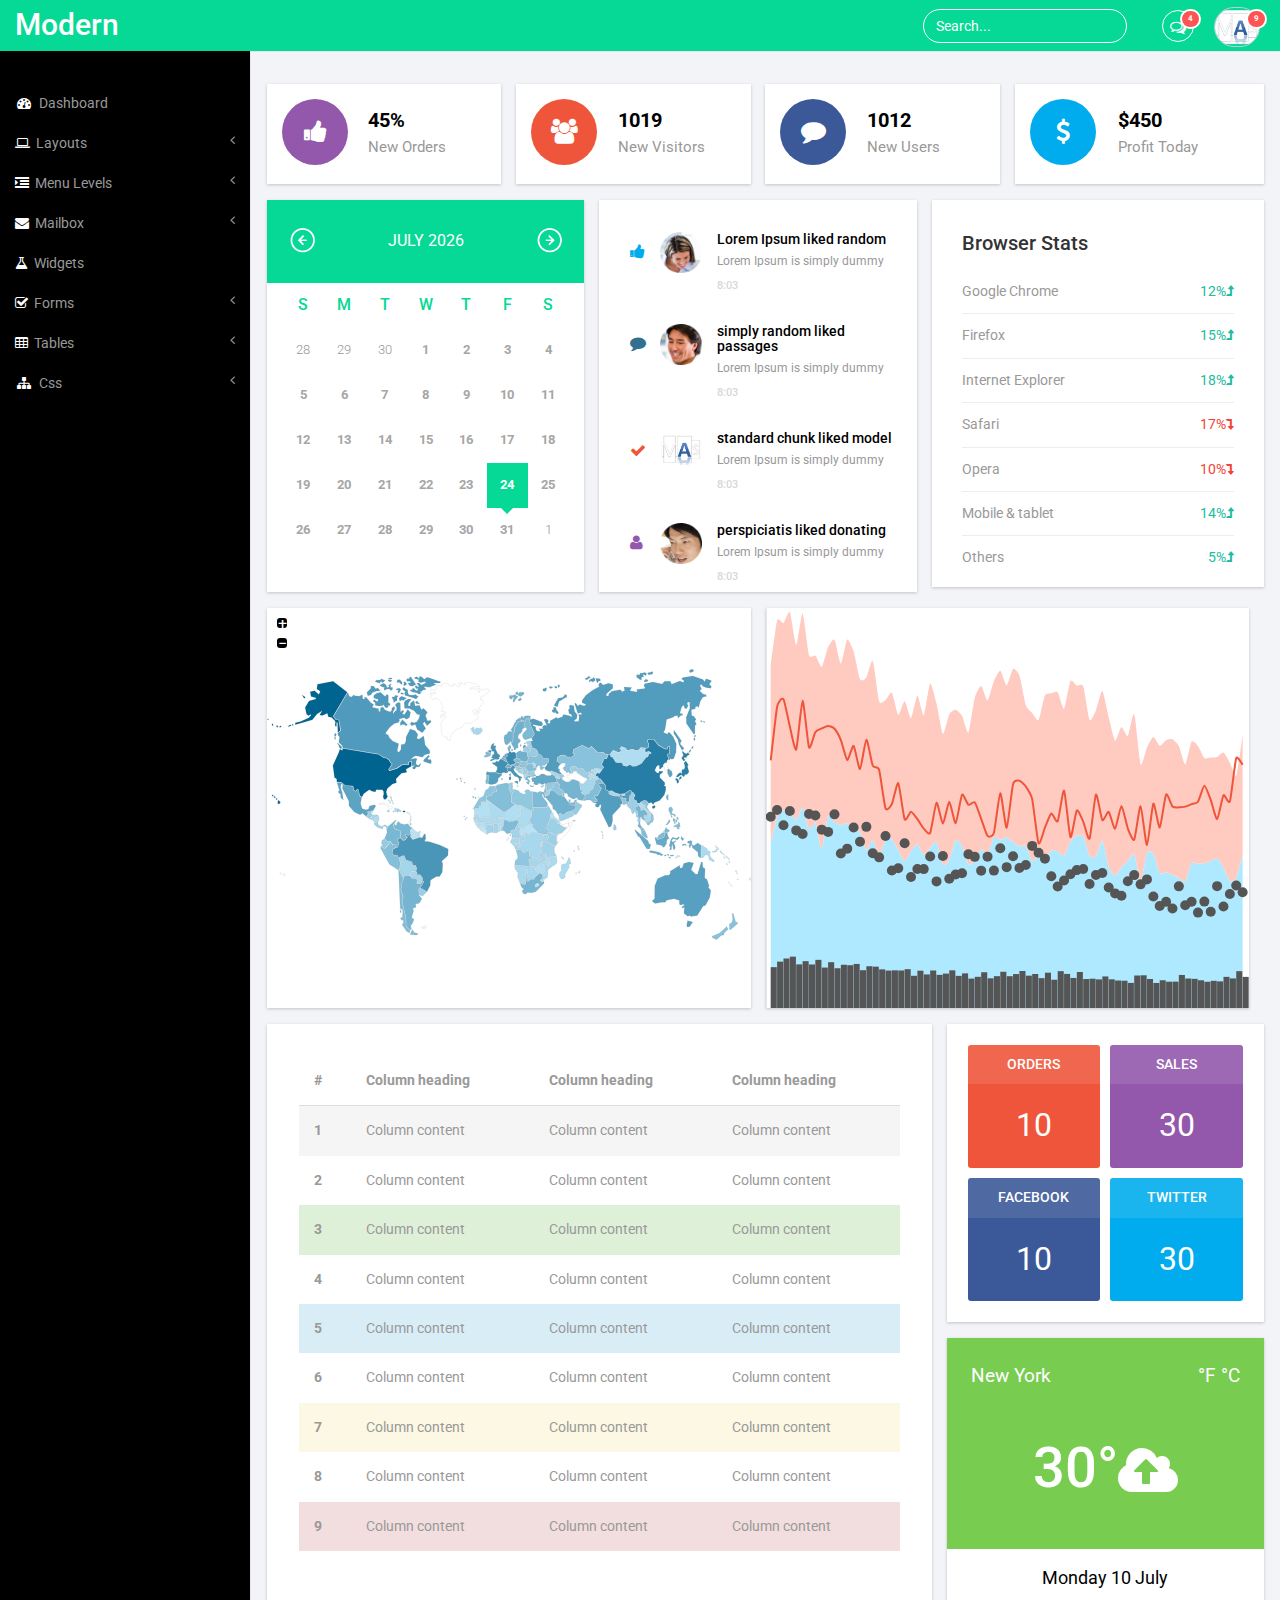
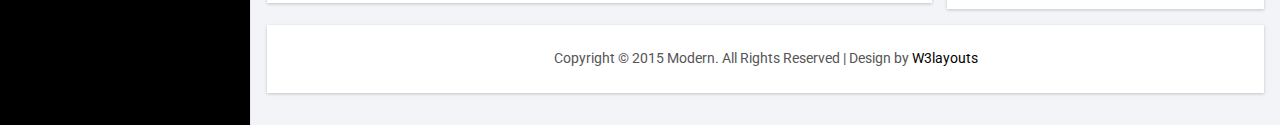
<file: game/admin/index.html>
<!--
Author: W3layouts
Author URL: http://w3layouts.com
License: Creative Commons Attribution 3.0 Unported
License URL: http://creativecommons.org/licenses/by/3.0/
-->
<!DOCTYPE HTML>
<html>
<head>
<title>Modern an Admin Panel Category Flat Bootstarp Resposive Website Template | Home :: w3layouts</title>
<meta name="viewport" content="width=device-width, initial-scale=1">
<meta http-equiv="Content-Type" content="text/html; charset=utf-8" />
<meta name="keywords" content="Modern Responsive web template, Bootstrap Web Templates, Flat Web Templates, Andriod Compatible web template, 
Smartphone Compatible web template, free webdesigns for Nokia, Samsung, LG, SonyErricsson, Motorola web design" />
<script type="application/x-javascript"> addEventListener("load", function() { setTimeout(hideURLbar, 0); }, false); function hideURLbar(){ window.scrollTo(0,1); } </script>
 <!-- Bootstrap Core CSS -->
<link href="css/bootstrap.min.css" rel='stylesheet' type='text/css' />
<!-- Custom CSS -->
<link href="css/style.css" rel='stylesheet' type='text/css' />
<!-- Graph CSS -->
<link href="css/lines.css" rel='stylesheet' type='text/css' />
<link href="css/font-awesome.css" rel="stylesheet"> 
<!-- jQuery -->
<script src="js/jquery.min.js"></script>
<!----webfonts--->
<link href='http://fonts.googleapis.com/css?family=Roboto:400,100,300,500,700,900' rel='stylesheet' type='text/css'>
<!---//webfonts--->  
<!-- Nav CSS -->
<link href="css/custom.css" rel="stylesheet">
<!-- Metis Menu Plugin JavaScript -->
<script src="js/metisMenu.min.js"></script>
<script src="js/custom.js"></script>
<!-- Graph JavaScript -->
<script src="js/d3.v3.js"></script>
<script src="js/rickshaw.js"></script>
</head>
<body>
<div id="wrapper">
     <!-- Navigation -->
        <nav class="top1 navbar navbar-default navbar-static-top" role="navigation" style="margin-bottom: 0">
            <div class="navbar-header">
                <button type="button" class="navbar-toggle" data-toggle="collapse" data-target=".navbar-collapse">
                    <span class="sr-only">Toggle navigation</span>
                    <span class="icon-bar"></span>
                    <span class="icon-bar"></span>
                    <span class="icon-bar"></span>
                </button>
                <a class="navbar-brand" href="index.html">Modern</a>
            </div>
            <!-- /.navbar-header -->
            <ul class="nav navbar-nav navbar-right">
				<li class="dropdown">
	        		<a href="#" class="dropdown-toggle" data-toggle="dropdown" aria-expanded="false"><i class="fa fa-comments-o"></i><span class="badge">4</span></a>
	        		<ul class="dropdown-menu">
						<li class="dropdown-menu-header">
							<strong>Messages</strong>
							<div class="progress thin">
							  <div class="progress-bar progress-bar-success" role="progressbar" aria-valuenow="40" aria-valuemin="0" aria-valuemax="100" style="width: 40%">
							    <span class="sr-only">40% Complete (success)</span>
							  </div>
							</div>
						</li>
						<li class="avatar">
							<a href="#">
								<img src="images/1.png" alt=""/>
								<div>New message</div>
								<small>1 minute ago</small>
								<span class="label label-info">NEW</span>
							</a>
						</li>
						<li class="avatar">
							<a href="#">
								<img src="images/2.png" alt=""/>
								<div>New message</div>
								<small>1 minute ago</small>
								<span class="label label-info">NEW</span>
							</a>
						</li>
						<li class="avatar">
							<a href="#">
								<img src="images/3.png" alt=""/>
								<div>New message</div>
								<small>1 minute ago</small>
							</a>
						</li>
						<li class="avatar">
							<a href="#">
								<img src="images/4.png" alt=""/>
								<div>New message</div>
								<small>1 minute ago</small>
							</a>
						</li>
						<li class="avatar">
							<a href="#">
								<img src="images/5.png" alt=""/>
								<div>New message</div>
								<small>1 minute ago</small>
							</a>
						</li>
						<li class="avatar">
							<a href="#">
								<img src="images/pic1.png" alt=""/>
								<div>New message</div>
								<small>1 minute ago</small>
							</a>
						</li>
						<li class="dropdown-menu-footer text-center">
							<a href="#">View all messages</a>
						</li>	
	        		</ul>
	      		</li>
			    <li class="dropdown">
	        		<a href="#" class="dropdown-toggle avatar" data-toggle="dropdown"><img src="images/1.png"><span class="badge">9</span></a>
	        		<ul class="dropdown-menu">
						<li class="dropdown-menu-header text-center">
							<strong>Account</strong>
						</li>
						<li class="m_2"><a href="#"><i class="fa fa-bell-o"></i> Updates <span class="label label-info">42</span></a></li>
						<li class="m_2"><a href="#"><i class="fa fa-envelope-o"></i> Messages <span class="label label-success">42</span></a></li>
						<li class="m_2"><a href="#"><i class="fa fa-tasks"></i> Tasks <span class="label label-danger">42</span></a></li>
						<li><a href="#"><i class="fa fa-comments"></i> Comments <span class="label label-warning">42</span></a></li>
						<li class="dropdown-menu-header text-center">
							<strong>Settings</strong>
						</li>
						<li class="m_2"><a href="#"><i class="fa fa-user"></i> Profile</a></li>
						<li class="m_2"><a href="#"><i class="fa fa-wrench"></i> Settings</a></li>
						<li class="m_2"><a href="#"><i class="fa fa-usd"></i> Payments <span class="label label-default">42</span></a></li>
						<li class="m_2"><a href="#"><i class="fa fa-file"></i> Projects <span class="label label-primary">42</span></a></li>
						<li class="divider"></li>
						<li class="m_2"><a href="#"><i class="fa fa-shield"></i> Lock Profile</a></li>
						<li class="m_2"><a href="#"><i class="fa fa-lock"></i> Logout</a></li>	
	        		</ul>
	      		</li>
			</ul>
			<form class="navbar-form navbar-right">
              <input type="text" class="form-control" value="Search..." onfocus="this.value = '';" onblur="if (this.value == '') {this.value = 'Search...';}">
            </form>
            <div class="navbar-default sidebar" role="navigation">
                <div class="sidebar-nav navbar-collapse">
                    <ul class="nav" id="side-menu">
                        <li>
                            <a href="index.html"><i class="fa fa-dashboard fa-fw nav_icon"></i>Dashboard</a>
                        </li>
                        <li>
                            <a href="#"><i class="fa fa-laptop nav_icon"></i>Layouts<span class="fa arrow"></span></a>
                            <ul class="nav nav-second-level">
                                <li>
                                    <a href="grids.html">Grid System</a>
                                </li>
                            </ul>
                            <!-- /.nav-second-level -->
                        </li>
                        <li>
                            <a href="#"><i class="fa fa-indent nav_icon"></i>Menu Levels<span class="fa arrow"></span></a>
                            <ul class="nav nav-second-level">
                                <li>
                                    <a href="graphs.html">Graphs</a>
                                </li>
                                <li>
                                    <a href="typography.html">Typography</a>
                                </li>
                            </ul>
                            <!-- /.nav-second-level -->
                        </li>
                        <li>
                            <a href="#"><i class="fa fa-envelope nav_icon"></i>Mailbox<span class="fa arrow"></span></a>
                            <ul class="nav nav-second-level">
                                <li>
                                    <a href="inbox.html">Inbox</a>
                                </li>
                                <li>
                                    <a href="compose.html">Compose email</a>
                                </li>
                            </ul>
                            <!-- /.nav-second-level -->
                        </li>
                        <li>
                            <a href="widgets.html"><i class="fa fa-flask nav_icon"></i>Widgets</a>
                        </li>
                         <li>
                            <a href="#"><i class="fa fa-check-square-o nav_icon"></i>Forms<span class="fa arrow"></span></a>
                            <ul class="nav nav-second-level">
                                <li>
                                    <a href="forms.html">Basic Forms</a>
                                </li>
                                <li>
                                    <a href="validation.html">Validation</a>
                                </li>
                            </ul>
                            <!-- /.nav-second-level -->
                        </li>
                        <li>
                            <a href="#"><i class="fa fa-table nav_icon"></i>Tables<span class="fa arrow"></span></a>
                            <ul class="nav nav-second-level">
                                <li>
                                    <a href="basic_tables.html">Basic Tables</a>
                                </li>
                            </ul>
                            <!-- /.nav-second-level -->
                        </li>
                        <li>
                            <a href="#"><i class="fa fa-sitemap fa-fw nav_icon"></i>Css<span class="fa arrow"></span></a>
                            <ul class="nav nav-second-level">
                                <li>
                                    <a href="media.html">Media</a>
                                </li>
                                <li>
                                    <a href="login.html">Login</a>
                                </li>
                            </ul>
                            <!-- /.nav-second-level -->
                        </li>
                    </ul>
                </div>
                <!-- /.sidebar-collapse -->
            </div>
            <!-- /.navbar-static-side -->
        </nav>
        <div id="page-wrapper">
        <div class="graphs">
     	<div class="col_3">
        	<div class="col-md-3 widget widget1">
        		<div class="r3_counter_box">
                    <i class="pull-left fa fa-thumbs-up icon-rounded"></i>
                    <div class="stats">
                      <h5><strong>45%</strong></h5>
                      <span>New Orders</span>
                    </div>
                </div>
        	</div>
        	<div class="col-md-3 widget widget1">
        		<div class="r3_counter_box">
                    <i class="pull-left fa fa-users user1 icon-rounded"></i>
                    <div class="stats">
                      <h5><strong>1019</strong></h5>
                      <span>New Visitors</span>
                    </div>
                </div>
        	</div>
        	<div class="col-md-3 widget widget1">
        		<div class="r3_counter_box">
                    <i class="pull-left fa fa-comment user2 icon-rounded"></i>
                    <div class="stats">
                      <h5><strong>1012</strong></h5>
                      <span>New Users</span>
                    </div>
                </div>
        	</div>
        	<div class="col-md-3 widget">
        		<div class="r3_counter_box">
                    <i class="pull-left fa fa-dollar dollar1 icon-rounded"></i>
                    <div class="stats">
                      <h5><strong>$450</strong></h5>
                      <span>Profit Today</span>
                    </div>
                </div>
        	 </div>
        	<div class="clearfix"> </div>
      </div>
      <div class="col_1">
		    <div class="col-md-4 span_7">	
		      <div class="cal1 cal_2"><div class="clndr"><div class="clndr-controls"><div class="clndr-control-button"><p class="clndr-previous-button">previous</p></div><div class="month">July 2015</div><div class="clndr-control-button rightalign"><p class="clndr-next-button">next</p></div></div><table class="clndr-table" border="0" cellspacing="0" cellpadding="0"><thead><tr class="header-days"><td class="header-day">S</td><td class="header-day">M</td><td class="header-day">T</td><td class="header-day">W</td><td class="header-day">T</td><td class="header-day">F</td><td class="header-day">S</td></tr></thead><tbody><tr><td class="day adjacent-month last-month calendar-day-2015-06-28"><div class="day-contents">28</div></td><td class="day adjacent-month last-month calendar-day-2015-06-29"><div class="day-contents">29</div></td><td class="day adjacent-month last-month calendar-day-2015-06-30"><div class="day-contents">30</div></td><td class="day calendar-day-2015-07-01"><div class="day-contents">1</div></td><td class="day calendar-day-2015-07-02"><div class="day-contents">2</div></td><td class="day calendar-day-2015-07-03"><div class="day-contents">3</div></td><td class="day calendar-day-2015-07-04"><div class="day-contents">4</div></td></tr><tr><td class="day calendar-day-2015-07-05"><div class="day-contents">5</div></td><td class="day calendar-day-2015-07-06"><div class="day-contents">6</div></td><td class="day calendar-day-2015-07-07"><div class="day-contents">7</div></td><td class="day calendar-day-2015-07-08"><div class="day-contents">8</div></td><td class="day calendar-day-2015-07-09"><div class="day-contents">9</div></td><td class="day calendar-day-2015-07-10"><div class="day-contents">10</div></td><td class="day calendar-day-2015-07-11"><div class="day-contents">11</div></td></tr><tr><td class="day calendar-day-2015-07-12"><div class="day-contents">12</div></td><td class="day calendar-day-2015-07-13"><div class="day-contents">13</div></td><td class="day calendar-day-2015-07-14"><div class="day-contents">14</div></td><td class="day calendar-day-2015-07-15"><div class="day-contents">15</div></td><td class="day calendar-day-2015-07-16"><div class="day-contents">16</div></td><td class="day calendar-day-2015-07-17"><div class="day-contents">17</div></td><td class="day calendar-day-2015-07-18"><div class="day-contents">18</div></td></tr><tr><td class="day calendar-day-2015-07-19"><div class="day-contents">19</div></td><td class="day calendar-day-2015-07-20"><div class="day-contents">20</div></td><td class="day calendar-day-2015-07-21"><div class="day-contents">21</div></td><td class="day calendar-day-2015-07-22"><div class="day-contents">22</div></td><td class="day calendar-day-2015-07-23"><div class="day-contents">23</div></td><td class="day calendar-day-2015-07-24"><div class="day-contents">24</div></td><td class="day calendar-day-2015-07-25"><div class="day-contents">25</div></td></tr><tr><td class="day calendar-day-2015-07-26"><div class="day-contents">26</div></td><td class="day calendar-day-2015-07-27"><div class="day-contents">27</div></td><td class="day calendar-day-2015-07-28"><div class="day-contents">28</div></td><td class="day calendar-day-2015-07-29"><div class="day-contents">29</div></td><td class="day calendar-day-2015-07-30"><div class="day-contents">30</div></td><td class="day calendar-day-2015-07-31"><div class="day-contents">31</div></td><td class="day adjacent-month next-month calendar-day-2015-08-01"><div class="day-contents">1</div></td></tr></tbody></table></div></div>
		    </div>
		    <div class="col-md-4 span_8">
		       <div class="activity_box">
		        <div class="scrollbar" id="style-2">
                   <div class="activity-row">
	                 <div class="col-xs-1"><i class="fa fa-thumbs-up text-info icon_13"> </i>  </div>
	                 <div class="col-xs-3 activity-img"><img src='images/5.png' class="img-responsive" alt=""/></div>
	                 <div class="col-xs-8 activity-desc">
	                 	<h5><a href="#">Lorem Ipsum</a> liked <a href="#">random</a></h5>
	                    <p>Lorem Ipsum is simply dummy</p>
	                    <h6>8:03</h6>
	                 </div>
	                 <div class="clearfix"> </div>
                    </div>
	  			    <div class="activity-row">
	                 <div class="col-xs-1"><i class="fa fa-comment text-info"></i> </div>
	                 <div class="col-xs-3 activity-img"><img src='images/3.png' class="img-responsive" alt=""/></div>
	                 <div class="col-xs-8 activity-desc">
	                 	<h5><a href="#">simply random</a> liked <a href="#">passages</a></h5>
	                    <p>Lorem Ipsum is simply dummy</p>
	                    <h6>8:03</h6>
	                 </div>
	                 <div class="clearfix"> </div>
                    </div>
                    <div class="activity-row">
	                 <div class="col-xs-1"><i class="fa fa-check text-info icon_11"></i></div>
	                 <div class="col-xs-3 activity-img"><img src='images/1.png' class="img-responsive" alt=""/></div>
	                 <div class="col-xs-8 activity-desc">
	                 	<h5><a href="#">standard chunk</a> liked <a href="#">model</a></h5>
	                    <p>Lorem Ipsum is simply dummy</p>
	                    <h6>8:03</h6>
	                 </div>
	                 <div class="clearfix"> </div>
                    </div>
                    <div class="activity-row1">
	                 <div class="col-xs-1"><i class="fa fa-user text-info icon_12"></i></div>
	                 <div class="col-xs-3 activity-img"><img src='images/4.png' class="img-responsive" alt=""/></div>
	                 <div class="col-xs-8 activity-desc">
	                 	<h5><a href="#">perspiciatis</a> liked <a href="#">donating</a></h5>
	                    <p>Lorem Ipsum is simply dummy</p>
	                    <h6>8:03</h6>
	                 </div>
	                 <div class="clearfix"> </div>
                     </div>
	  		        </div>
		          </div>
		    </div>
			<div class="col-md-4 stats-info">
                <div class="panel-heading">
                    <h4 class="panel-title">Browser Stats</h4>
                </div>
                <div class="panel-body">
                    <ul class="list-unstyled">
                        <li>Google Chrome<div class="text-success pull-right">12%<i class="fa fa-level-up"></i></div></li>
                        <li>Firefox<div class="text-success pull-right">15%<i class="fa fa-level-up"></i></div></li>
                        <li>Internet Explorer<div class="text-success pull-right">18%<i class="fa fa-level-up"></i></div></li>
                        <li>Safari<div class="text-danger pull-right">17%<i class="fa fa-level-down"></i></div></li>
                        <li>Opera<div class="text-danger pull-right">10%<i class="fa fa-level-down"></i></div></li>
                        <li>Mobile &amp; tablet<div class="text-success pull-right">14%<i class="fa fa-level-up"></i></div></li>
                        <li class="last">Others<div class="text-success pull-right">5%<i class="fa fa-level-up"></i></div></li> 
                    </ul>
                </div>
            </div>
            <div class="clearfix"> </div>
	  </div>
	  <div class="span_11">
		<div class="col-md-6 col_4">
		  <div class="map_container"><div id="vmap" style="width: 100%; height: 400px;"></div></div>
		  <!----Calender -------->
			<link rel="stylesheet" href="css/clndr.css" type="text/css" />
			<script src="js/underscore-min.js" type="text/javascript"></script>
			<script src= "js/moment-2.2.1.js" type="text/javascript"></script>
			<script src="js/clndr.js" type="text/javascript"></script>
			<script src="js/site.js" type="text/javascript"></script>
			<!----End Calender -------->
		</div>
		<div class="col-md-6 col_5">
		  <div id="chart_container">
		   <div id="chart"></div>
	       <div id="slider"></div>
<script>

var seriesData = [ [], [], [], [], [] ];
var random = new Rickshaw.Fixtures.RandomData(50);

for (var i = 0; i < 75; i++) {
	random.addData(seriesData);
}

var graph = new Rickshaw.Graph( {
	element: document.getElementById("chart"),
	renderer: 'multi',
	
	dotSize: 5,
	series: [
		{
			name: 'temperature',
			data: seriesData.shift(),
			color: '#AFE9FF',
			renderer: 'stack'
		}, {
			name: 'heat index',
			data: seriesData.shift(),
			color: '#FFCAC0',
			renderer: 'stack'
		}, {
			name: 'dewpoint',
			data: seriesData.shift(),
			color: '#555',
			renderer: 'scatterplot'
		}, {
			name: 'pop',
			data: seriesData.shift().map(function(d) { return { x: d.x, y: d.y / 4 } }),
			color: '#555',
			renderer: 'bar'
		}, {
			name: 'humidity',
			data: seriesData.shift().map(function(d) { return { x: d.x, y: d.y * 1.5 } }),
			renderer: 'line',
			color: '#ef553a'
		}
	]
} );


graph.render();

var detail = new Rickshaw.Graph.HoverDetail({
	graph: graph
});
</script>
</div>
	      <!-- map -->
<link href="css/jqvmap.css" rel='stylesheet' type='text/css' />
<script src="js/jquery.vmap.js"></script>
<script src="js/jquery.vmap.sampledata.js" type="text/javascript"></script>
<script src="js/jquery.vmap.world.js" type="text/javascript"></script>
<script type="text/javascript">
	jQuery(document).ready(function() {
		jQuery('#vmap').vectorMap({
		    map: 'world_en',
		    backgroundColor: '#333333',
		    color: '#ffffff',
		    hoverOpacity: 0.7,
		    selectedColor: '#666666',
		    enableZoom: true,
		    showTooltip: true,
		    values: sample_data,
		    scaleColors: ['#C8EEFF', '#006491'],
		    normalizeFunction: 'polynomial'
		});
	});
</script>
<!-- //map -->
       </div>
       <div class="clearfix"> </div>
    </div>
    <div class="content_bottom">
     <div class="col-md-8 span_3">
		  <div class="bs-example1" data-example-id="contextual-table">
		    <table class="table">
		      <thead>
		        <tr>
		          <th>#</th>
		          <th>Column heading</th>
		          <th>Column heading</th>
		          <th>Column heading</th>
		        </tr>
		      </thead>
		      <tbody>
		        <tr class="active">
		          <th scope="row">1</th>
		          <td>Column content</td>
		          <td>Column content</td>
		          <td>Column content</td>
		        </tr>
		        <tr>
		          <th scope="row">2</th>
		          <td>Column content</td>
		          <td>Column content</td>
		          <td>Column content</td>
		        </tr>
		        <tr class="success">
		          <th scope="row">3</th>
		          <td>Column content</td>
		          <td>Column content</td>
		          <td>Column content</td>
		        </tr>
		        <tr>
		          <th scope="row">4</th>
		          <td>Column content</td>
		          <td>Column content</td>
		          <td>Column content</td>
		        </tr>
		        <tr class="info">
		          <th scope="row">5</th>
		          <td>Column content</td>
		          <td>Column content</td>
		          <td>Column content</td>
		        </tr>
		        <tr>
		          <th scope="row">6</th>
		          <td>Column content</td>
		          <td>Column content</td>
		          <td>Column content</td>
		        </tr>
		        <tr class="warning">
		          <th scope="row">7</th>
		          <td>Column content</td>
		          <td>Column content</td>
		          <td>Column content</td>
		        </tr>
		        <tr>
		          <th scope="row">8</th>
		          <td>Column content</td>
		          <td>Column content</td>
		          <td>Column content</td>
		        </tr>
		        <tr class="danger">
		          <th scope="row">9</th>
		          <td>Column content</td>
		          <td>Column content</td>
		          <td>Column content</td>
		        </tr>
		      </tbody>
		    </table>
		   </div>
	   </div>
	   <div class="col-md-4 span_4">
		 <div class="col_2">
		  <div class="box_1">
		   <div class="col-md-6 col_1_of_2 span_1_of_2">
             <a class="tiles_info">
			    <div class="tiles-head red1">
			        <div class="text-center">Orders</div>
			    </div>
			    <div class="tiles-body red">10</div>
			 </a>
		   </div>
		   <div class="col-md-6 col_1_of_2 span_1_of_2">
              <a class="tiles_info tiles_blue">
			    <div class="tiles-head tiles_blue1">
			        <div class="text-center">Sales</div>
			    </div>
			    <div class="tiles-body blue1">30</div>
			  </a>
		   </div>
		   <div class="clearfix"> </div>
		 </div>
		 <div class="box_1">
		   <div class="col-md-6 col_1_of_2 span_1_of_2">
             <a class="tiles_info">
			    <div class="tiles-head fb1">
			        <div class="text-center">Facebook</div>
			    </div>
			    <div class="tiles-body fb2">10</div>
			 </a>
		   </div>
		   <div class="col-md-6 col_1_of_2 span_1_of_2">
              <a class="tiles_info tiles_blue">
			    <div class="tiles-head tw1">
			        <div class="text-center">Twitter</div>
			    </div>
			    <div class="tiles-body tw2">30</div>
			  </a>
		   </div>
		   <div class="clearfix"> </div>
		   </div>
		  </div>
		  <div class="cloud">
			<div class="grid-date">
				<div class="date">
					<p class="date-in">New York</p>
					<span class="date-on">°F °C </span>
					<div class="clearfix"> </div>							
				</div>
				<h4>30°<i class="fa fa-cloud-upload"> </i></h4>
			</div>
			<p class="monday">Monday 10 July</p>
		  </div>
		</div>
		<div class="clearfix"> </div>
	    </div>
		<div class="copy">
            <p>Copyright &copy; 2015 Modern. All Rights Reserved | Design by <a href="http://w3layouts.com/" target="_blank">W3layouts</a> </p>
	    </div>
		</div>
       </div>
      <!-- /#page-wrapper -->
   </div>
    <!-- /#wrapper -->
    <!-- Bootstrap Core JavaScript -->
    <script src="js/bootstrap.min.js"></script>
</body>
</html>
</file>
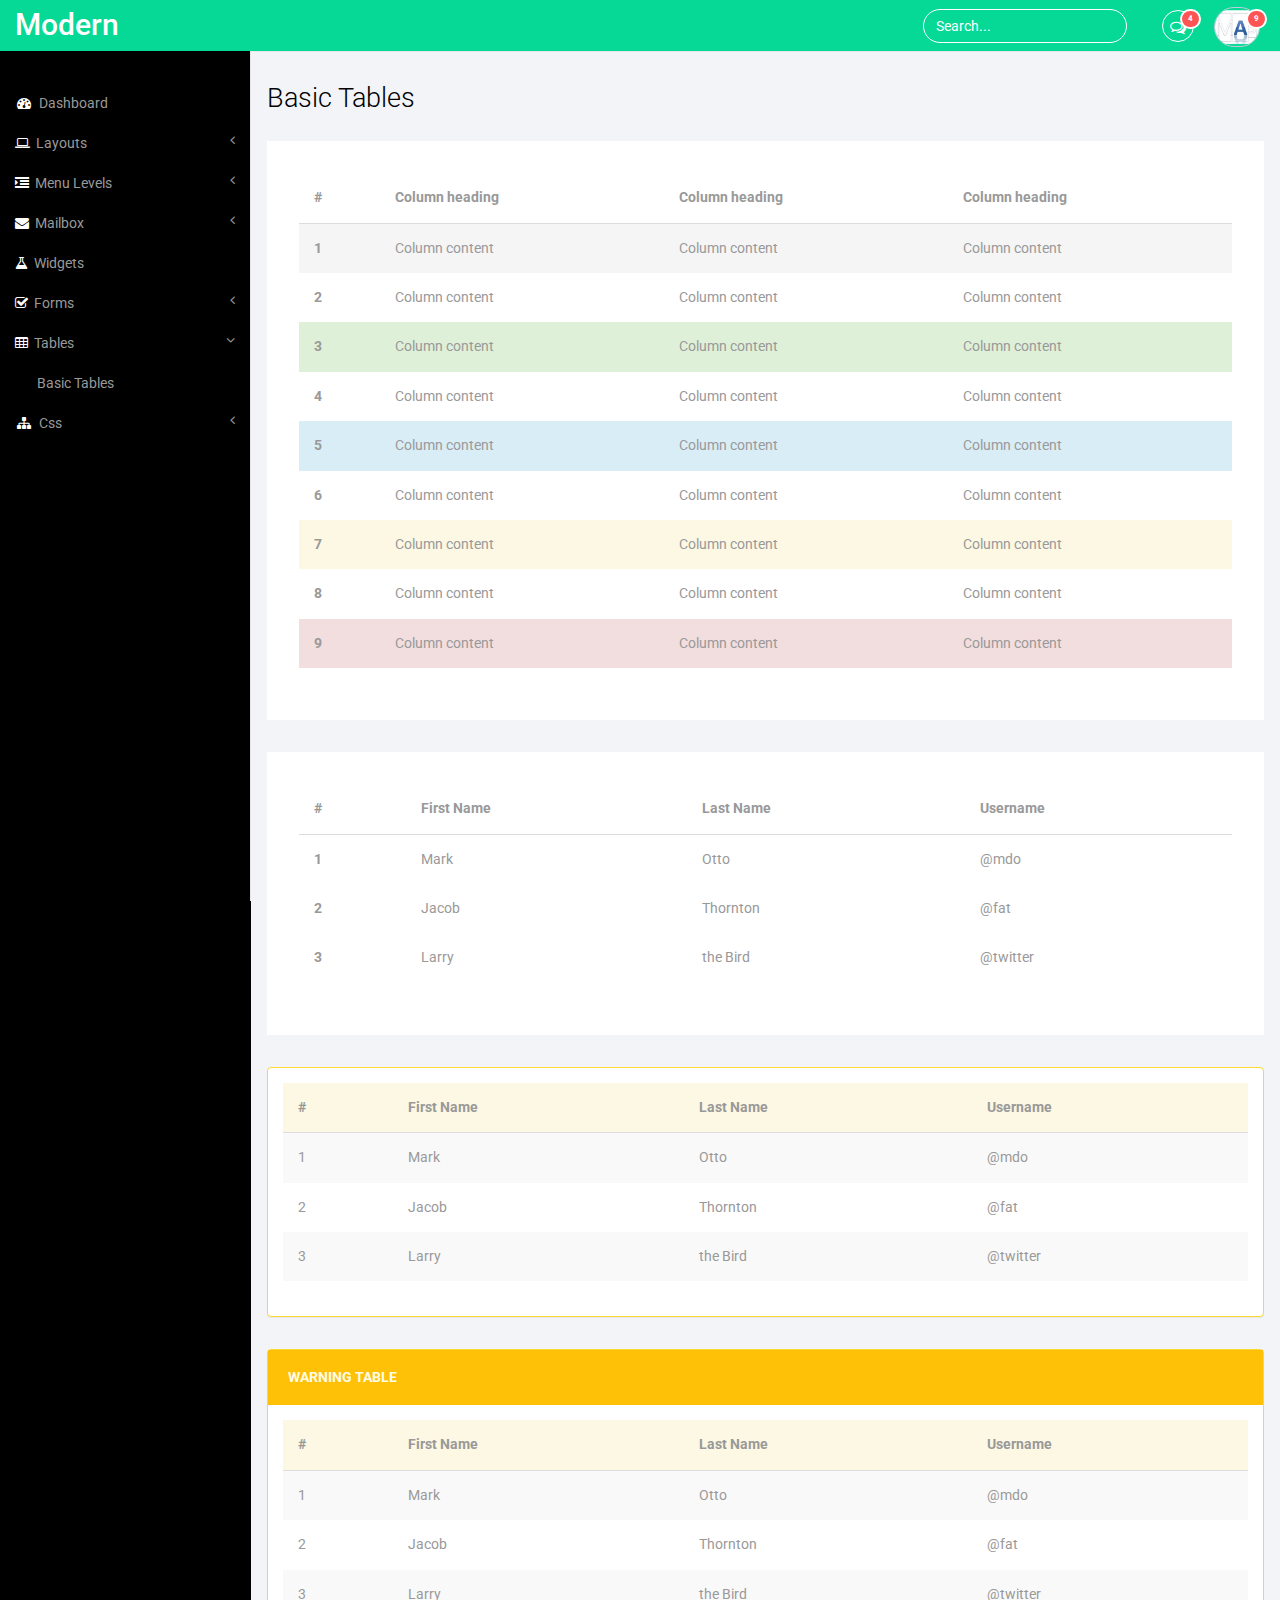
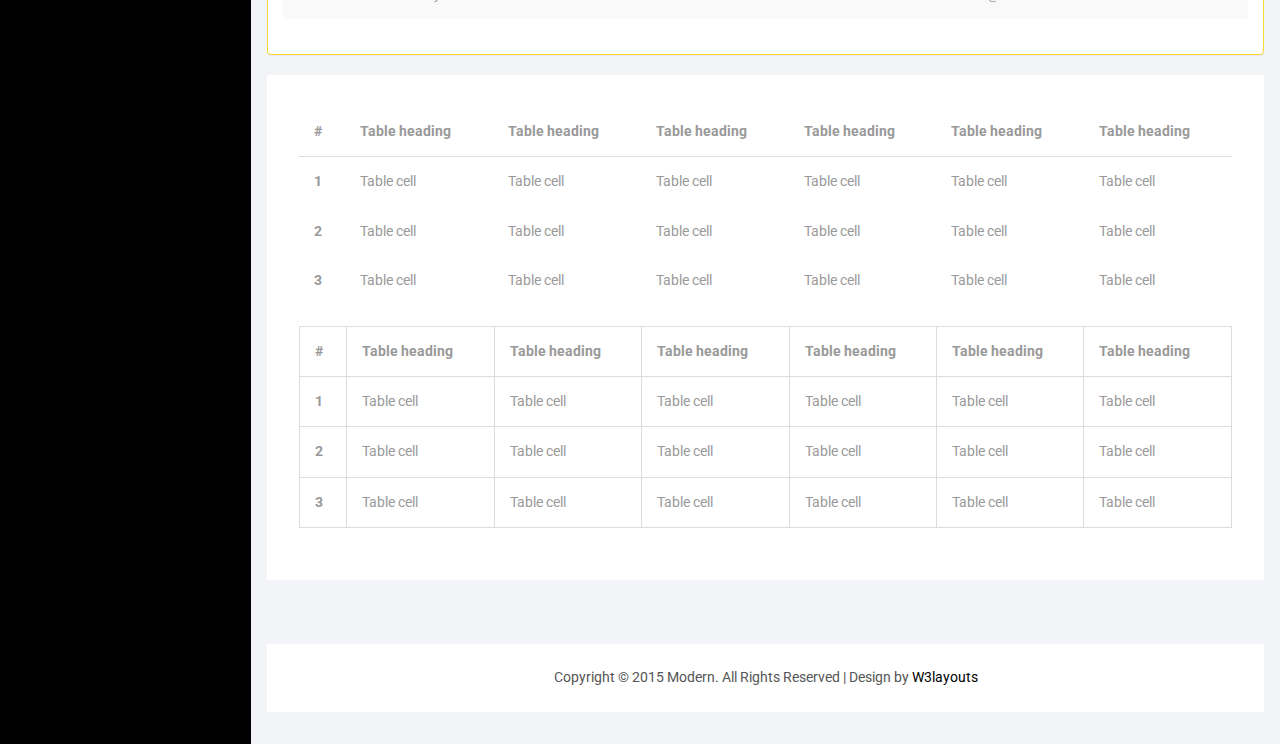
<file: game/admin/basic_tables.html>
<!--
Author: W3layouts
Author URL: http://w3layouts.com
License: Creative Commons Attribution 3.0 Unported
License URL: http://creativecommons.org/licenses/by/3.0/
-->
<!DOCTYPE HTML>
<html>
<head>
<title>Modern an Admin Panel Category Flat Bootstarp Resposive Website Template | Basic_tables :: w3layouts</title>
<meta name="viewport" content="width=device-width, initial-scale=1">
<meta http-equiv="Content-Type" content="text/html; charset=utf-8" />
<meta name="keywords" content="Modern Responsive web template, Bootstrap Web Templates, Flat Web Templates, Andriod Compatible web template, 
Smartphone Compatible web template, free webdesigns for Nokia, Samsung, LG, SonyErricsson, Motorola web design" />
<script type="application/x-javascript"> addEventListener("load", function() { setTimeout(hideURLbar, 0); }, false); function hideURLbar(){ window.scrollTo(0,1); } </script>
 <!-- Bootstrap Core CSS -->
<link href="css/bootstrap.min.css" rel='stylesheet' type='text/css' />
<!-- Custom CSS -->
<link href="css/style.css" rel='stylesheet' type='text/css' />
<link href="css/font-awesome.css" rel="stylesheet"> 
<!-- jQuery -->
<script src="js/jquery.min.js"></script>
<!----webfonts--->
<link href='http://fonts.googleapis.com/css?family=Roboto:400,100,300,500,700,900' rel='stylesheet' type='text/css'>
<!---//webfonts--->  
<!-- Bootstrap Core JavaScript -->
<script src="js/bootstrap.min.js"></script>
</head>
<body>
<div id="wrapper">
     <!-- Navigation -->
        <nav class="top1 navbar navbar-default navbar-static-top" role="navigation" style="margin-bottom: 0">
            <div class="navbar-header">
                <button type="button" class="navbar-toggle" data-toggle="collapse" data-target=".navbar-collapse">
                    <span class="sr-only">Toggle navigation</span>
                    <span class="icon-bar"></span>
                    <span class="icon-bar"></span>
                    <span class="icon-bar"></span>
                </button>
                <a class="navbar-brand" href="index.html">Modern</a>
            </div>
            <!-- /.navbar-header -->
            <ul class="nav navbar-nav navbar-right">
				<li class="dropdown">
	        		<a href="#" class="dropdown-toggle" data-toggle="dropdown" aria-expanded="false"><i class="fa fa-comments-o"></i><span class="badge">4</span></a>
	        		<ul class="dropdown-menu">
						<li class="dropdown-menu-header">
							<strong>Messages</strong>
							<div class="progress thin">
							  <div class="progress-bar progress-bar-success" role="progressbar" aria-valuenow="40" aria-valuemin="0" aria-valuemax="100" style="width: 40%">
							    <span class="sr-only">40% Complete (success)</span>
							  </div>
							</div>
						</li>
						<li class="avatar">
							<a href="#">
								<img src="images/1.png" alt=""/>
								<div>New message</div>
								<small>1 minute ago</small>
								<span class="label label-info">NEW</span>
							</a>
						</li>
						<li class="avatar">
							<a href="#">
								<img src="images/2.png" alt=""/>
								<div>New message</div>
								<small>1 minute ago</small>
								<span class="label label-info">NEW</span>
							</a>
						</li>
						<li class="avatar">
							<a href="#">
								<img src="images/3.png" alt=""/>
								<div>New message</div>
								<small>1 minute ago</small>
							</a>
						</li>
						<li class="avatar">
							<a href="#">
								<img src="images/4.png" alt=""/>
								<div>New message</div>
								<small>1 minute ago</small>
							</a>
						</li>
						<li class="avatar">
							<a href="#">
								<img src="images/5.png" alt=""/>
								<div>New message</div>
								<small>1 minute ago</small>
							</a>
						</li>
						<li class="avatar">
							<a href="#">
								<img src="images/pic1.png" alt=""/>
								<div>New message</div>
								<small>1 minute ago</small>
							</a>
						</li>
						<li class="dropdown-menu-footer text-center">
							<a href="#">View all messages</a>
						</li>	
	        		</ul>
	      		</li>
			    <li class="dropdown">
	        		<a href="#" class="dropdown-toggle avatar" data-toggle="dropdown"><img src="images/1.png" alt=""/><span class="badge">9</span></a>
	        		<ul class="dropdown-menu">
						<li class="dropdown-menu-header text-center">
							<strong>Account</strong>
						</li>
						<li class="m_2"><a href="#"><i class="fa fa-bell-o"></i> Updates <span class="label label-info">42</span></a></li>
						<li class="m_2"><a href="#"><i class="fa fa-envelope-o"></i> Messages <span class="label label-success">42</span></a></li>
						<li class="m_2"><a href="#"><i class="fa fa-tasks"></i> Tasks <span class="label label-danger">42</span></a></li>
						<li><a href="#"><i class="fa fa-comments"></i> Comments <span class="label label-warning">42</span></a></li>
						<li class="dropdown-menu-header text-center">
							<strong>Settings</strong>
						</li>
						<li class="m_2"><a href="#"><i class="fa fa-user"></i> Profile</a></li>
						<li class="m_2"><a href="#"><i class="fa fa-wrench"></i> Settings</a></li>
						<li class="m_2"><a href="#"><i class="fa fa-usd"></i> Payments <span class="label label-default">42</span></a></li>
						<li class="m_2"><a href="#"><i class="fa fa-file"></i> Projects <span class="label label-primary">42</span></a></li>
						<li class="divider"></li>
						<li class="m_2"><a href="#"><i class="fa fa-shield"></i> Lock Profile</a></li>
						<li class="m_2"><a href="#"><i class="fa fa-lock"></i> Logout</a></li>	
	        		</ul>
	      		</li>
			</ul>
			<form class="navbar-form navbar-right">
              <input type="text" class="form-control" value="Search..." onfocus="this.value = '';" onblur="if (this.value == '') {this.value = 'Search...';}">
            </form>
            <div class="navbar-default sidebar" role="navigation">
                <div class="sidebar-nav navbar-collapse">
                    <ul class="nav" id="side-menu">
                        <li>
                            <a href="index.html"><i class="fa fa-dashboard fa-fw nav_icon"></i>Dashboard</a>
                        </li>
                        <li>
                            <a href="#"><i class="fa fa-laptop nav_icon"></i>Layouts<span class="fa arrow"></span></a>
                            <ul class="nav nav-second-level">
                                <li>
                                    <a href="grids.html">Grid System</a>
                                </li>
                            </ul>
                            <!-- /.nav-second-level -->
                        </li>
                        <li>
                            <a href="#"><i class="fa fa-indent nav_icon"></i>Menu Levels<span class="fa arrow"></span></a>
                            <ul class="nav nav-second-level">
                                <li>
                                    <a href="graphs.html">Graphs</a>
                                </li>
                                <li>
                                    <a href="typography.html">Typography</a>
                                </li>
                            </ul>
                            <!-- /.nav-second-level -->
                        </li>
                        <li>
                            <a href="#"><i class="fa fa-envelope nav_icon"></i>Mailbox<span class="fa arrow"></span></a>
                            <ul class="nav nav-second-level">
                                <li>
                                    <a href="inbox.html">Inbox</a>
                                </li>
                                <li>
                                    <a href="compose.html">Compose email</a>
                                </li>
                            </ul>
                            <!-- /.nav-second-level -->
                        </li>
                        <li>
                            <a href="widgets.html"><i class="fa fa-flask nav_icon"></i>Widgets</a>
                        </li>
                         <li>
                            <a href="#"><i class="fa fa-check-square-o nav_icon"></i>Forms<span class="fa arrow"></span></a>
                            <ul class="nav nav-second-level">
                                <li>
                                    <a href="forms.html">Basic Forms</a>
                                </li>
                                <li>
                                    <a href="validation.html">Validation</a>
                                </li>
                            </ul>
                            <!-- /.nav-second-level -->
                        </li>
                        <li>
                            <a href="#"><i class="fa fa-table nav_icon"></i>Tables<span class="fa arrow"></span></a>
                            <ul class="nav nav-second-level">
                                <li>
                                    <a href="basic_tables.html">Basic Tables</a>
                                </li>
                            </ul>
                            <!-- /.nav-second-level -->
                        </li>
                        <li>
                            <a href="#"><i class="fa fa-sitemap fa-fw nav_icon"></i>Css<span class="fa arrow"></span></a>
                            <ul class="nav nav-second-level">
                                <li>
                                    <a href="media.html">Media</a>
                                </li>
                                <li>
                                    <a href="login.html">Login</a>
                                </li>
                            </ul>
                            <!-- /.nav-second-level -->
                        </li>
                    </ul>
                </div>
                <!-- /.sidebar-collapse -->
            </div>
            <!-- /.navbar-static-side -->
        </nav>
        <div id="page-wrapper">
        <div class="col-md-12 graphs">
	   <div class="xs">
  	 <h3>Basic Tables</h3>
  	<div class="bs-example4" data-example-id="contextual-table">
    <table class="table">
      <thead>
        <tr>
          <th>#</th>
          <th>Column heading</th>
          <th>Column heading</th>
          <th>Column heading</th>
        </tr>
      </thead>
      <tbody>
        <tr class="active">
          <th scope="row">1</th>
          <td>Column content</td>
          <td>Column content</td>
          <td>Column content</td>
        </tr>
        <tr>
          <th scope="row">2</th>
          <td>Column content</td>
          <td>Column content</td>
          <td>Column content</td>
        </tr>
        <tr class="success">
          <th scope="row">3</th>
          <td>Column content</td>
          <td>Column content</td>
          <td>Column content</td>
        </tr>
        <tr>
          <th scope="row">4</th>
          <td>Column content</td>
          <td>Column content</td>
          <td>Column content</td>
        </tr>
        <tr class="info">
          <th scope="row">5</th>
          <td>Column content</td>
          <td>Column content</td>
          <td>Column content</td>
        </tr>
        <tr>
          <th scope="row">6</th>
          <td>Column content</td>
          <td>Column content</td>
          <td>Column content</td>
        </tr>
        <tr class="warning">
          <th scope="row">7</th>
          <td>Column content</td>
          <td>Column content</td>
          <td>Column content</td>
        </tr>
        <tr>
          <th scope="row">8</th>
          <td>Column content</td>
          <td>Column content</td>
          <td>Column content</td>
        </tr>
        <tr class="danger">
          <th scope="row">9</th>
          <td>Column content</td>
          <td>Column content</td>
          <td>Column content</td>
        </tr>
      </tbody>
    </table>
   </div>
   <div class="panel-body1">
   <table class="table">
     <thead>
        <tr>
          <th>#</th>
          <th>First Name</th>
          <th>Last Name</th>
          <th>Username</th>
        </tr>
      </thead>
      <tbody>
        <tr>
          <th scope="row">1</th>
          <td>Mark</td>
          <td>Otto</td>
          <td>@mdo</td>
        </tr>
        <tr>
          <th scope="row">2</th>
          <td>Jacob</td>
          <td>Thornton</td>
          <td>@fat</td>
        </tr>
        <tr>
          <th scope="row">3</th>
          <td>Larry</td>
          <td>the Bird</td>
          <td>@twitter</td>
        </tr>
      </tbody>
    </table>
    </div>
    <div class="panel panel-warning" data-widget="{&quot;draggable&quot;: &quot;false&quot;}" data-widget-static="">
				<div class="panel-body no-padding">
					<table class="table table-striped">
						<thead>
							<tr class="warning">
								<th>#</th>
								<th>First Name</th>
								<th>Last Name</th>
								<th>Username</th>
							</tr>
						</thead>
						<tbody>
							<tr>
								<td>1</td>
								<td>Mark</td>
								<td>Otto</td>
								<td>@mdo</td>
							</tr>
							<tr>
								<td>2</td>
								<td>Jacob</td>
								<td>Thornton</td>
								<td>@fat</td>
							</tr>
							<tr>
								<td>3</td>
								<td>Larry</td>
								<td>the Bird</td>
								<td>@twitter</td>
							</tr>
						</tbody>
					</table>
				</div>
	</div>
	<div class="panel panel-warning" data-widget="{&quot;draggable&quot;: &quot;false&quot;}" data-widget-static="">
				<div class="panel-heading">
					<h2>Warning Table</h2>
					<div class="panel-ctrls" data-actions-container="" data-action-collapse="{&quot;target&quot;: &quot;.panel-body&quot;}"><span class="button-icon has-bg"><i class="ti ti-angle-down"></i></span></div>
				</div>
				<div class="panel-body no-padding" style="display: block;">
					<table class="table table-striped">
						<thead>
							<tr class="warning">
								<th>#</th>
								<th>First Name</th>
								<th>Last Name</th>
								<th>Username</th>
							</tr>
						</thead>
						<tbody>
							<tr>
								<td>1</td>
								<td>Mark</td>
								<td>Otto</td>
								<td>@mdo</td>
							</tr>
							<tr>
								<td>2</td>
								<td>Jacob</td>
								<td>Thornton</td>
								<td>@fat</td>
							</tr>
							<tr>
								<td>3</td>
								<td>Larry</td>
								<td>the Bird</td>
								<td>@twitter</td>
							</tr>
						</tbody>
					</table>
				</div>
			</div>
	<div class="bs-example4" data-example-id="simple-responsive-table">
    <div class="table-responsive">
      <table class="table">
        <thead>
          <tr>
            <th>#</th>
            <th>Table heading</th>
            <th>Table heading</th>
            <th>Table heading</th>
            <th>Table heading</th>
            <th>Table heading</th>
            <th>Table heading</th>
          </tr>
        </thead>
        <tbody>
          <tr>
            <th scope="row">1</th>
            <td>Table cell</td>
            <td>Table cell</td>
            <td>Table cell</td>
            <td>Table cell</td>
            <td>Table cell</td>
            <td>Table cell</td>
          </tr>
          <tr>
            <th scope="row">2</th>
            <td>Table cell</td>
            <td>Table cell</td>
            <td>Table cell</td>
            <td>Table cell</td>
            <td>Table cell</td>
            <td>Table cell</td>
          </tr>
          <tr>
            <th scope="row">3</th>
            <td>Table cell</td>
            <td>Table cell</td>
            <td>Table cell</td>
            <td>Table cell</td>
            <td>Table cell</td>
            <td>Table cell</td>
          </tr>
        </tbody>
      </table>
    </div><!-- /.table-responsive -->
    <div class="table-responsive">
      <table class="table table-bordered">
        <thead>
          <tr>
            <th>#</th>
            <th>Table heading</th>
            <th>Table heading</th>
            <th>Table heading</th>
            <th>Table heading</th>
            <th>Table heading</th>
            <th>Table heading</th>
          </tr>
        </thead>
        <tbody>
          <tr>
            <th scope="row">1</th>
            <td>Table cell</td>
            <td>Table cell</td>
            <td>Table cell</td>
            <td>Table cell</td>
            <td>Table cell</td>
            <td>Table cell</td>
          </tr>
          <tr>
            <th scope="row">2</th>
            <td>Table cell</td>
            <td>Table cell</td>
            <td>Table cell</td>
            <td>Table cell</td>
            <td>Table cell</td>
            <td>Table cell</td>
          </tr>
          <tr>
            <th scope="row">3</th>
            <td>Table cell</td>
            <td>Table cell</td>
            <td>Table cell</td>
            <td>Table cell</td>
            <td>Table cell</td>
            <td>Table cell</td>
          </tr>
        </tbody>
      </table>
    </div><!-- /.table-responsive -->
  </div>
  </div>
  <div class="copy_layout">
      <p>Copyright © 2015 Modern. All Rights Reserved | Design by <a href="http://w3layouts.com/" target="_blank">W3layouts</a> </p>
  </div>
   </div>
      </div>
      <!-- /#page-wrapper -->
   </div>
    <!-- /#wrapper -->
<!-- Nav CSS -->
<link href="css/custom.css" rel="stylesheet">
<!-- Metis Menu Plugin JavaScript -->
<script src="js/metisMenu.min.js"></script>
<script src="js/custom.js"></script>
</body>
</html>
</file>
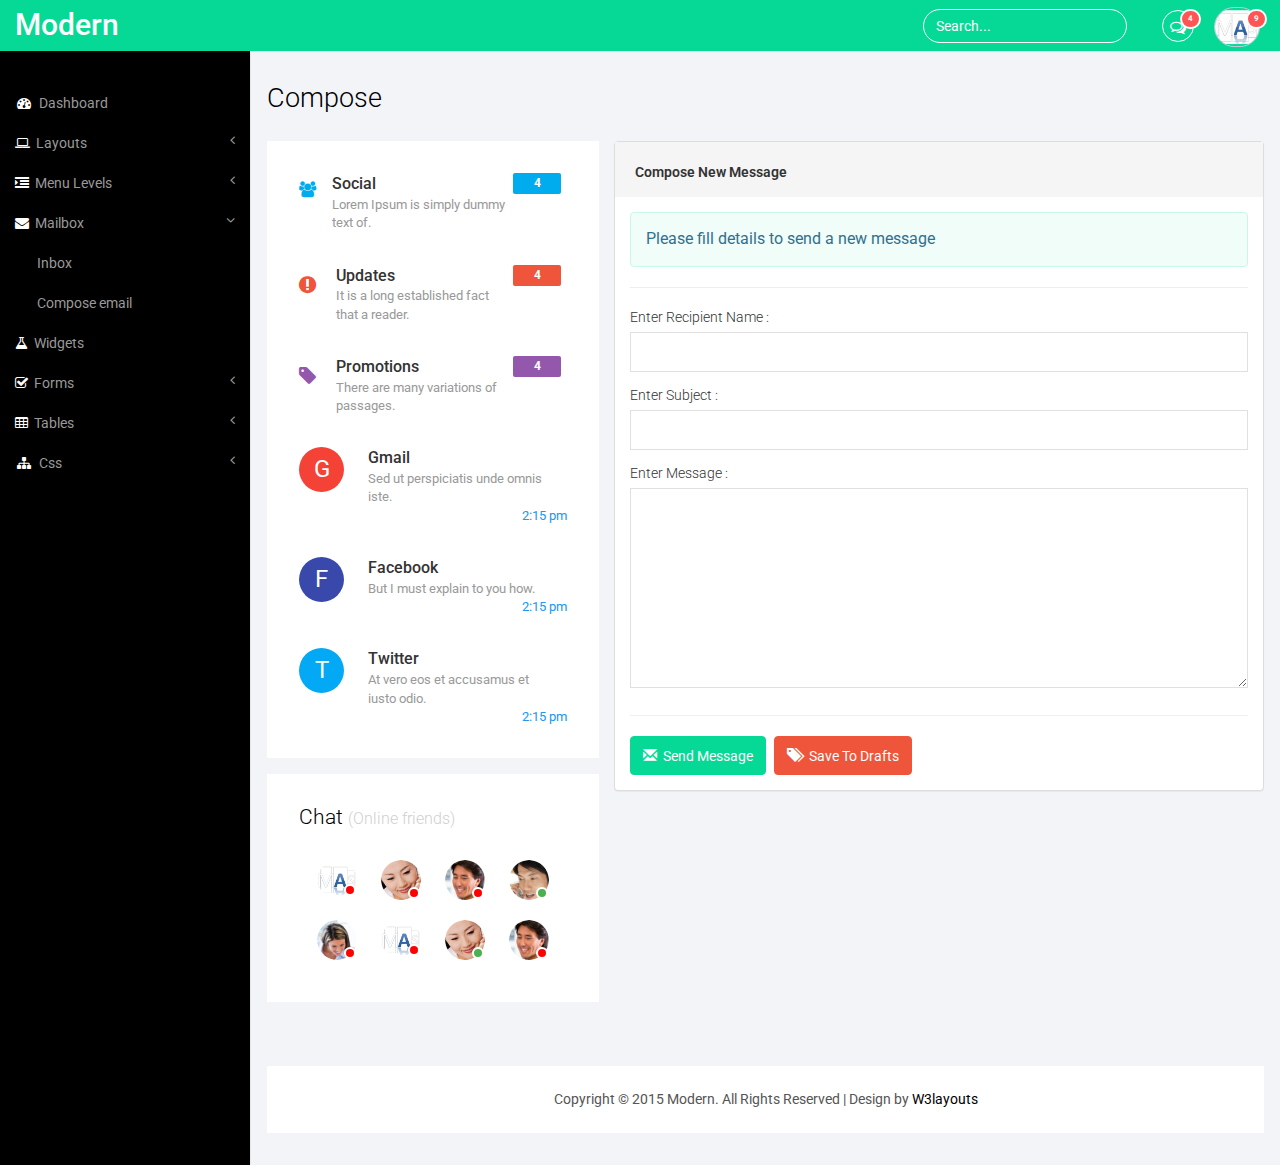
<file: game/admin/compose.html>
<!--
Author: W3layouts
Author URL: http://w3layouts.com
License: Creative Commons Attribution 3.0 Unported
License URL: http://creativecommons.org/licenses/by/3.0/
-->
<!DOCTYPE HTML>
<html>
<head>
<title>Modern an Admin Panel Category Flat Bootstarp Resposive Website Template | Compose :: w3layouts</title>
<meta name="viewport" content="width=device-width, initial-scale=1">
<meta http-equiv="Content-Type" content="text/html; charset=utf-8" />
<meta name="keywords" content="Modern Responsive web template, Bootstrap Web Templates, Flat Web Templates, Andriod Compatible web template, 
Smartphone Compatible web template, free webdesigns for Nokia, Samsung, LG, SonyErricsson, Motorola web design" />
<script type="application/x-javascript"> addEventListener("load", function() { setTimeout(hideURLbar, 0); }, false); function hideURLbar(){ window.scrollTo(0,1); } </script>
 <!-- Bootstrap Core CSS -->
<link href="css/bootstrap.min.css" rel='stylesheet' type='text/css' />
<!-- Custom CSS -->
<link href="css/style.css" rel='stylesheet' type='text/css' />
<link href="css/font-awesome.css" rel="stylesheet"> 
<!-- jQuery -->
<script src="js/jquery.min.js"></script>
<!----webfonts--->
<link href='http://fonts.googleapis.com/css?family=Roboto:400,100,300,500,700,900' rel='stylesheet' type='text/css'>
<!---//webfonts--->  
<!-- Bootstrap Core JavaScript -->
<script src="js/bootstrap.min.js"></script>
</head>
<body>
<div id="wrapper">
     <!-- Navigation -->
        <nav class="top1 navbar navbar-default navbar-static-top" role="navigation" style="margin-bottom: 0">
            <div class="navbar-header">
                <button type="button" class="navbar-toggle" data-toggle="collapse" data-target=".navbar-collapse">
                    <span class="sr-only">Toggle navigation</span>
                    <span class="icon-bar"></span>
                    <span class="icon-bar"></span>
                    <span class="icon-bar"></span>
                </button>
                <a class="navbar-brand" href="index.html">Modern</a>
            </div>
            <!-- /.navbar-header -->
            <ul class="nav navbar-nav navbar-right">
				<li class="dropdown">
	        		<a href="#" class="dropdown-toggle" data-toggle="dropdown" aria-expanded="false"><i class="fa fa-comments-o"></i><span class="badge">4</span></a>
	        		<ul class="dropdown-menu">
						<li class="dropdown-menu-header">
							<strong>Messages</strong>
							<div class="progress thin">
							  <div class="progress-bar progress-bar-success" role="progressbar" aria-valuenow="40" aria-valuemin="0" aria-valuemax="100" style="width: 40%">
							    <span class="sr-only">40% Complete (success)</span>
							  </div>
							</div>
						</li>
						<li class="avatar">
							<a href="#">
								<img src="images/1.png" alt=""/>
								<div>New message</div>
								<small>1 minute ago</small>
								<span class="label label-info">NEW</span>
							</a>
						</li>
						<li class="avatar">
							<a href="#">
								<img src="images/2.png" alt=""/>
								<div>New message</div>
								<small>1 minute ago</small>
								<span class="label label-info">NEW</span>
							</a>
						</li>
						<li class="avatar">
							<a href="#">
								<img src="images/3.png" alt=""/>
								<div>New message</div>
								<small>1 minute ago</small>
							</a>
						</li>
						<li class="avatar">
							<a href="#">
								<img src="images/4.png" alt=""/>
								<div>New message</div>
								<small>1 minute ago</small>
							</a>
						</li>
						<li class="avatar">
							<a href="#">
								<img src="images/5.png" alt=""/>
								<div>New message</div>
								<small>1 minute ago</small>
							</a>
						</li>
						<li class="avatar">
							<a href="#">
								<img src="images/pic1.png" alt=""/>
								<div>New message</div>
								<small>1 minute ago</small>
							</a>
						</li>
						<li class="dropdown-menu-footer text-center">
							<a href="#">View all messages</a>
						</li>	
	        		</ul>
	      		</li>
			    <li class="dropdown">
	        		<a href="#" class="dropdown-toggle avatar" data-toggle="dropdown"><img src="images/1.png" alt=""/><span class="badge">9</span></a>
	        		<ul class="dropdown-menu">
						<li class="dropdown-menu-header text-center">
							<strong>Account</strong>
						</li>
						<li class="m_2"><a href="#"><i class="fa fa-bell-o"></i> Updates <span class="label label-info">42</span></a></li>
						<li class="m_2"><a href="#"><i class="fa fa-envelope-o"></i> Messages <span class="label label-success">42</span></a></li>
						<li class="m_2"><a href="#"><i class="fa fa-tasks"></i> Tasks <span class="label label-danger">42</span></a></li>
						<li><a href="#"><i class="fa fa-comments"></i> Comments <span class="label label-warning">42</span></a></li>
						<li class="dropdown-menu-header text-center">
							<strong>Settings</strong>
						</li>
						<li class="m_2"><a href="#"><i class="fa fa-user"></i> Profile</a></li>
						<li class="m_2"><a href="#"><i class="fa fa-wrench"></i> Settings</a></li>
						<li class="m_2"><a href="#"><i class="fa fa-usd"></i> Payments <span class="label label-default">42</span></a></li>
						<li class="m_2"><a href="#"><i class="fa fa-file"></i> Projects <span class="label label-primary">42</span></a></li>
						<li class="divider"></li>
						<li class="m_2"><a href="#"><i class="fa fa-shield"></i> Lock Profile</a></li>
						<li class="m_2"><a href="#"><i class="fa fa-lock"></i> Logout</a></li>	
	        		</ul>
	      		</li>
			</ul>
			<form class="navbar-form navbar-right">
              <input type="text" class="form-control" value="Search..." onfocus="this.value = '';" onblur="if (this.value == '') {this.value = 'Search...';}">
            </form>
            <div class="navbar-default sidebar" role="navigation">
                <div class="sidebar-nav navbar-collapse">
                    <ul class="nav" id="side-menu">
                        <li>
                            <a href="index.html"><i class="fa fa-dashboard fa-fw nav_icon"></i>Dashboard</a>
                        </li>
                        <li>
                            <a href="#"><i class="fa fa-laptop nav_icon"></i>Layouts<span class="fa arrow"></span></a>
                            <ul class="nav nav-second-level">
                                <li>
                                    <a href="grids.html">Grid System</a>
                                </li>
                            </ul>
                            <!-- /.nav-second-level -->
                        </li>
                        <li>
                            <a href="#"><i class="fa fa-indent nav_icon"></i>Menu Levels<span class="fa arrow"></span></a>
                            <ul class="nav nav-second-level">
                                <li>
                                    <a href="graphs.html">Graphs</a>
                                </li>
                                <li>
                                    <a href="typography.html">Typography</a>
                                </li>
                            </ul>
                            <!-- /.nav-second-level -->
                        </li>
                        <li>
                            <a href="#"><i class="fa fa-envelope nav_icon"></i>Mailbox<span class="fa arrow"></span></a>
                            <ul class="nav nav-second-level">
                                <li>
                                    <a href="inbox.html">Inbox</a>
                                </li>
                                <li>
                                    <a href="compose.html">Compose email</a>
                                </li>
                            </ul>
                            <!-- /.nav-second-level -->
                        </li>
                        <li>
                            <a href="widgets.html"><i class="fa fa-flask nav_icon"></i>Widgets</a>
                        </li>
                         <li>
                            <a href="#"><i class="fa fa-check-square-o nav_icon"></i>Forms<span class="fa arrow"></span></a>
                            <ul class="nav nav-second-level">
                                <li>
                                    <a href="forms.html">Basic Forms</a>
                                </li>
                                <li>
                                    <a href="validation.html">Validation</a>
                                </li>
                            </ul>
                            <!-- /.nav-second-level -->
                        </li>
                        <li>
                            <a href="#"><i class="fa fa-table nav_icon"></i>Tables<span class="fa arrow"></span></a>
                            <ul class="nav nav-second-level">
                                <li>
                                    <a href="basic_tables.html">Basic Tables</a>
                                </li>
                            </ul>
                            <!-- /.nav-second-level -->
                        </li>
                        <li>
                            <a href="#"><i class="fa fa-sitemap fa-fw nav_icon"></i>Css<span class="fa arrow"></span></a>
                            <ul class="nav nav-second-level">
                                <li>
                                    <a href="media.html">Media</a>
                                </li>
                                <li>
                                    <a href="login.html">Login</a>
                                </li>
                            </ul>
                            <!-- /.nav-second-level -->
                        </li>
                    </ul>
                </div>
                <!-- /.sidebar-collapse -->
            </div>
            <!-- /.navbar-static-side -->
        </nav>
        <div id="page-wrapper">
        <div class="graphs">
	     <div class="xs">
  	       <h3>Compose</h3>
  	         <div class="col-md-4 email-list1">
               <ul class="collection">
                    <li class="collection-item avatar email-unread">
                      <i class="fa fa-users icon_1"></i>
                      <div class="avatar_left">
                      	<span class="email-title">Social</span>
                        <p class="truncate grey-text ultra-small">Lorem Ipsum is simply dummy text of.</p>
                      </div>
                      <a href="#!" class="secondary-content"><span class="new badge blue">4</span></a>
                      <div class="clearfix"> </div>
                    </li>
                    <li class="collection-item avatar email-unread">
                      <i class="fa fa-exclamation-circle icon_2"></i>
                      <div class="avatar_left">
                      	<span class="email-title">Updates</span>
                        <p class="truncate grey-text ultra-small">It is a long established fact that a reader.</p>
                      </div>
                      <a href="#!" class="secondary-content"><span class="new badge red">4</span></a>
                      <div class="clearfix"> </div>
                    </li>
                    <li class="collection-item avatar email-unread">
                      <i class="fa fa-tag icon_3"></i>
                      <div class="avatar_left">
                      	<span class="email-title">Promotions</span>
                        <p class="truncate grey-text ultra-small">There are many variations of passages.</p>
                      </div>
                      <a href="#!" class="secondary-content"><span class="new badge blue1">4</span></a>
                      <div class="clearfix"> </div>
                    </li>
                    <li class="collection-item avatar email-unread">
                      <i class="icon_4">G</i>
                      <div class="avatar_left">
                      	<span class="email-title">Gmail</span>
                        <p class="truncate grey-text ultra-small">Sed ut perspiciatis unde omnis iste.</p>
                      </div>
                      <a href="#!" class="secondary-content"><span class="blue-text ultra-small">2:15 pm</span></a>
                      <div class="clearfix"> </div>
                    </li>
                    <li class="collection-item avatar email-unread">
                      <i class="icon_4 icon_5">F</i>
                      <div class="avatar_left">
                      	<span class="email-title">Facebook</span>
                        <p class="truncate grey-text ultra-small">But I must explain to you how.</p>
                      </div>
                      <a href="#!" class="secondary-content"><span class="blue-text ultra-small">2:15 pm</span></a>
                      <div class="clearfix"> </div>
                    </li>
                    <li class="collection-item avatar email-unread email_last">
                      <i class="icon_4 icon_6">T</i>
                      <div class="avatar_left">
                      	<span class="email-title">Twitter</span>
                        <p class="truncate grey-text ultra-small">At vero eos et accusamus et iusto odio.</p>
                      </div>
                      <a href="#!" class="secondary-content"><span class="blue-text ultra-small">2:15 pm</span></a>
                      <div class="clearfix"> </div>
                    </li>
              </ul>
         <div class="content-box  mrg15B">
          <div class="content-box-wrapper text-center">
            <h4 class="content-box-header">
            Chat
            <small>(Online friends)</small>
            </h4>
            <div class="status-badge mrg10A">
                <img class="img-circle" width="40" src="images/1.png" alt="">
                <div class="small-badge bg-red"></div>
            </div>
            <div class="status-badge mrg10A">
                <img class="img-circle" width="40" src="images/2.png" alt="">
                <div class="small-badge bg-orange"></div>
            </div>
            <div class="status-badge mrg10A">
                <img class="img-circle" width="40" src="images/3.png" alt="">
                <div class="small-badge bg-red"></div>
            </div>
            <div class="status-badge mrg10A">
                <img class="img-circle" width="40" src="images/4.png" alt="">
                <div class="small-badge bg-green1"></div>
            </div>
            <div class="status-badge mrg10A">
                <img class="img-circle" width="40" src="images/5.png" alt="">
                <div class="small-badge bg-orange"></div>
            </div>
            <div class="status-badge mrg10A">
                <img class="img-circle" width="40" src="images/1.png" alt="">
                <div class="small-badge bg-red"></div>
            </div>
            <div class="status-badge mrg10A">
                <img class="img-circle" width="40" src="images/2.png" alt="">
                <div class="small-badge bg-green1"></div>
            </div>
            <div class="status-badge mrg10A">
                <img class="img-circle" width="40" src="images/3.png" alt="">
                <div class="small-badge bg-orange"></div>
            </div>
          </div>
        </div>
        </div>
        <div class="col-md-8 inbox_right">
        	<div class="Compose-Message">               
                <div class="panel panel-default">
                    <div class="panel-heading">
                        Compose New Message 
                    </div>
                    <div class="panel-body">
                        <div class="alert alert-info">
                            Please fill details to send a new message
                        </div>
                        <hr>
                        <label>Enter Recipient Name : </label>
                        <input type="text" class="form-control1 control3">
                        <label>Enter Subject :  </label>
                        <input type="text" class="form-control1 control3">
                        <label>Enter Message : </label>
                        <textarea rows="6" class="form-control1 control2"></textarea>
                        <hr>
                        <a href="#" class="btn btn-warning btn-warng1"><span class="glyphicon glyphicon-envelope tag_02"></span> Send Message </a>&nbsp;
                      <a href="#" class="btn btn-success btn-warng1"><span class="glyphicon glyphicon-tags tag_01"></span> Save To Drafts </a>
                    </div>
                 </div>
              </div>
         </div>
         <div class="clearfix"> </div>
   </div>
    <div class="copy_layout">
         <p>Copyright © 2015 Modern. All Rights Reserved | Design by <a href="http://w3layouts.com/" target="_blank">W3layouts</a> </p>
       </div>
   </div>
      </div>
      <!-- /#page-wrapper -->
   </div>
    <!-- /#wrapper -->
<!-- Nav CSS -->
<link href="css/custom.css" rel="stylesheet">
<!-- Metis Menu Plugin JavaScript -->
<script src="js/metisMenu.min.js"></script>
<script src="js/custom.js"></script>
</body>
</html>
</file>
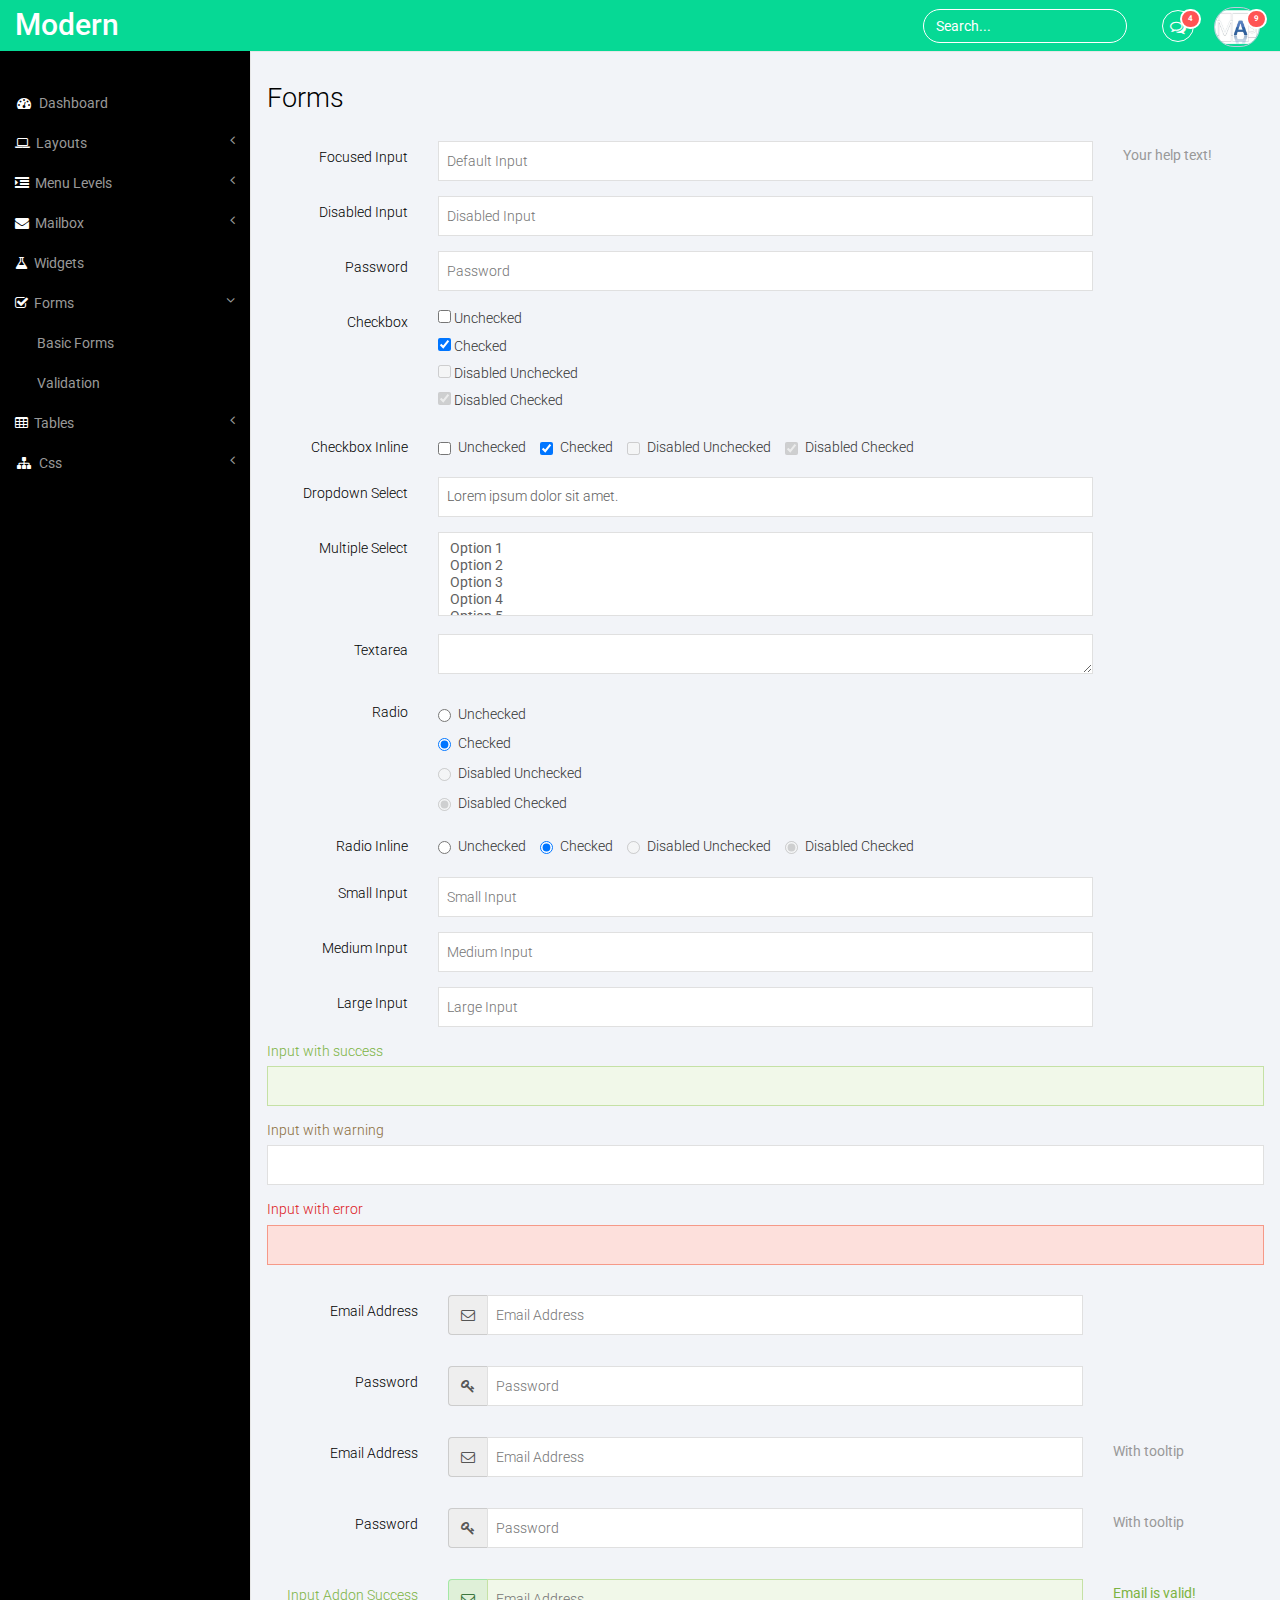
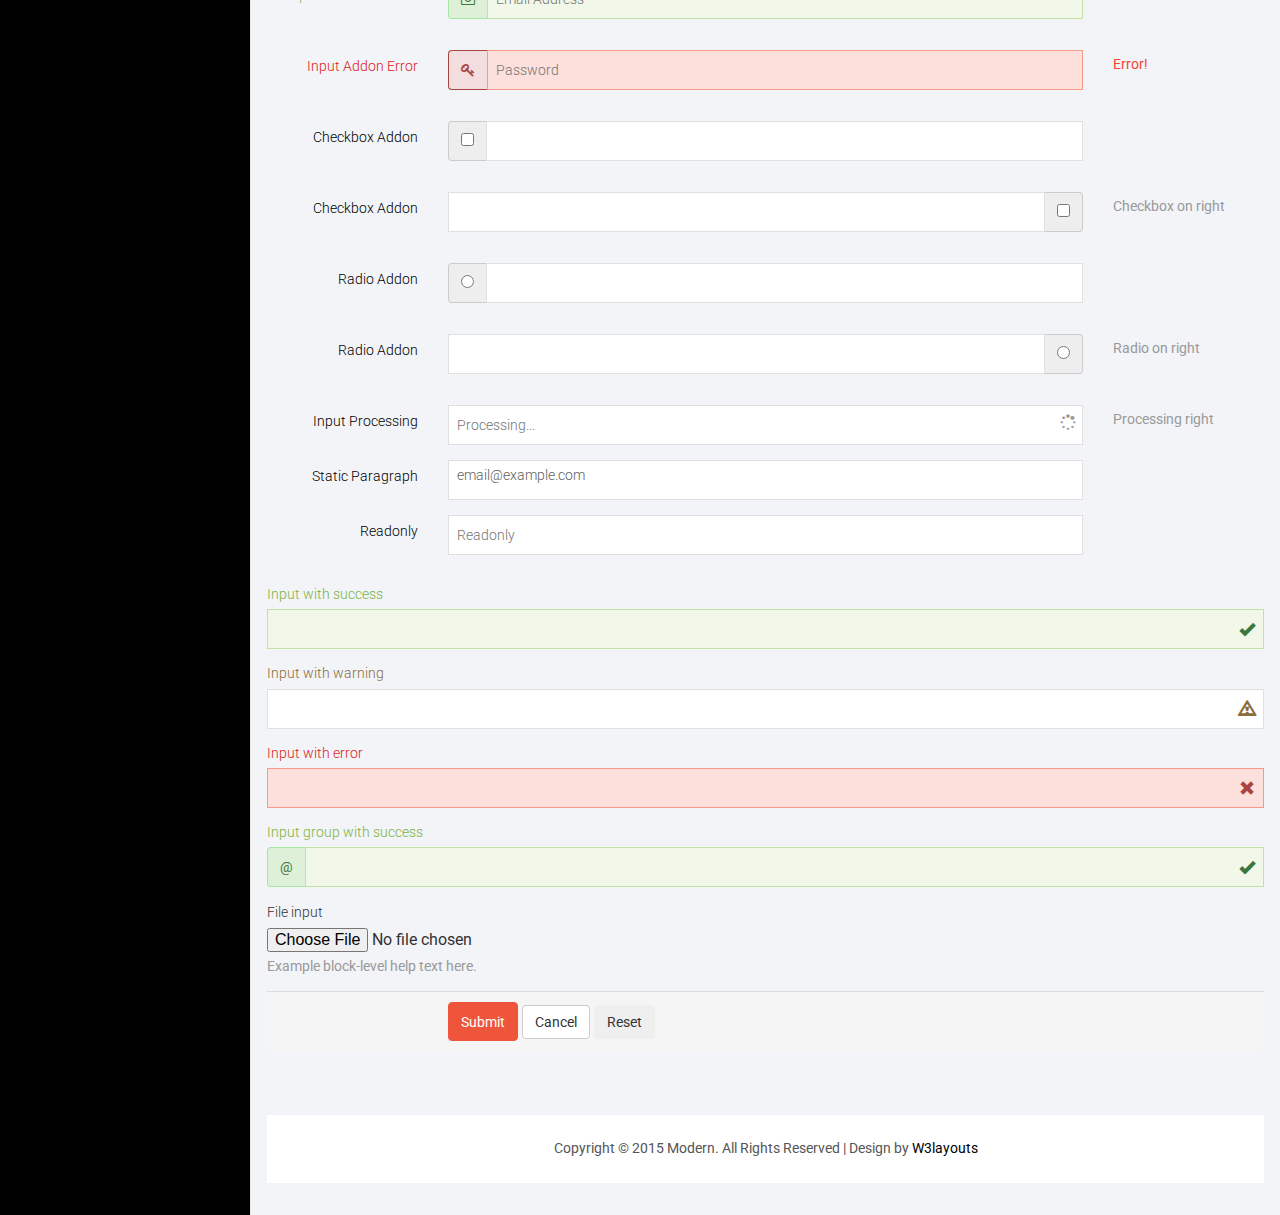
<file: game/admin/forms.html>
<!--
Author: W3layouts
Author URL: http://w3layouts.com
License: Creative Commons Attribution 3.0 Unported
License URL: http://creativecommons.org/licenses/by/3.0/
-->
<!DOCTYPE HTML>
<html>
<head>
<title>Modern an Admin Panel Category Flat Bootstarp Resposive Website Template | Forms :: w3layouts</title>
<meta name="viewport" content="width=device-width, initial-scale=1">
<meta http-equiv="Content-Type" content="text/html; charset=utf-8" />
<meta name="keywords" content="Modern Responsive web template, Bootstrap Web Templates, Flat Web Templates, Andriod Compatible web template, 
Smartphone Compatible web template, free webdesigns for Nokia, Samsung, LG, SonyErricsson, Motorola web design" />
<script type="application/x-javascript"> addEventListener("load", function() { setTimeout(hideURLbar, 0); }, false); function hideURLbar(){ window.scrollTo(0,1); } </script>
 <!-- Bootstrap Core CSS -->
<link href="css/bootstrap.min.css" rel='stylesheet' type='text/css' />
<!-- Custom CSS -->
<link href="css/style.css" rel='stylesheet' type='text/css' />
<link href="css/font-awesome.css" rel="stylesheet"> 
<!-- jQuery -->
<script src="js/jquery.min.js"></script>
<!----webfonts--->
<link href='http://fonts.googleapis.com/css?family=Roboto:400,100,300,500,700,900' rel='stylesheet' type='text/css'>
<!---//webfonts--->  
<!-- Bootstrap Core JavaScript -->
<script src="js/bootstrap.min.js"></script>
</head>
<body>
<div id="wrapper">
     <!-- Navigation -->
        <nav class="top1 navbar navbar-default navbar-static-top" role="navigation" style="margin-bottom: 0">
            <div class="navbar-header">
                <button type="button" class="navbar-toggle" data-toggle="collapse" data-target=".navbar-collapse">
                    <span class="sr-only">Toggle navigation</span>
                    <span class="icon-bar"></span>
                    <span class="icon-bar"></span>
                    <span class="icon-bar"></span>
                </button>
                <a class="navbar-brand" href="index.html">Modern</a>
            </div>
            <!-- /.navbar-header -->
            <ul class="nav navbar-nav navbar-right">
				<li class="dropdown">
	        		<a href="#" class="dropdown-toggle" data-toggle="dropdown" aria-expanded="false"><i class="fa fa-comments-o"></i><span class="badge">4</span></a>
	        		<ul class="dropdown-menu">
						<li class="dropdown-menu-header">
							<strong>Messages</strong>
							<div class="progress thin">
							  <div class="progress-bar progress-bar-success" role="progressbar" aria-valuenow="40" aria-valuemin="0" aria-valuemax="100" style="width: 40%">
							    <span class="sr-only">40% Complete (success)</span>
							  </div>
							</div>
						</li>
						<li class="avatar">
							<a href="#">
								<img src="images/1.png" alt=""/>
								<div>New message</div>
								<small>1 minute ago</small>
								<span class="label label-info">NEW</span>
							</a>
						</li>
						<li class="avatar">
							<a href="#">
								<img src="images/2.png" alt=""/>
								<div>New message</div>
								<small>1 minute ago</small>
								<span class="label label-info">NEW</span>
							</a>
						</li>
						<li class="avatar">
							<a href="#">
								<img src="images/3.png" alt=""/>
								<div>New message</div>
								<small>1 minute ago</small>
							</a>
						</li>
						<li class="avatar">
							<a href="#">
								<img src="images/4.png" alt=""/>
								<div>New message</div>
								<small>1 minute ago</small>
							</a>
						</li>
						<li class="avatar">
							<a href="#">
								<img src="images/5.png" alt=""/>
								<div>New message</div>
								<small>1 minute ago</small>
							</a>
						</li>
						<li class="avatar">
							<a href="#">
								<img src="images/pic1.png" alt=""/>
								<div>New message</div>
								<small>1 minute ago</small>
							</a>
						</li>
						<li class="dropdown-menu-footer text-center">
							<a href="#">View all messages</a>
						</li>	
	        		</ul>
	      		</li>
			    <li class="dropdown">
	        		<a href="#" class="dropdown-toggle avatar" data-toggle="dropdown"><img src="images/1.png" alt=""/><span class="badge">9</span></a>
	        		<ul class="dropdown-menu">
						<li class="dropdown-menu-header text-center">
							<strong>Account</strong>
						</li>
						<li class="m_2"><a href="#"><i class="fa fa-bell-o"></i> Updates <span class="label label-info">42</span></a></li>
						<li class="m_2"><a href="#"><i class="fa fa-envelope-o"></i> Messages <span class="label label-success">42</span></a></li>
						<li class="m_2"><a href="#"><i class="fa fa-tasks"></i> Tasks <span class="label label-danger">42</span></a></li>
						<li><a href="#"><i class="fa fa-comments"></i> Comments <span class="label label-warning">42</span></a></li>
						<li class="dropdown-menu-header text-center">
							<strong>Settings</strong>
						</li>
						<li class="m_2"><a href="#"><i class="fa fa-user"></i> Profile</a></li>
						<li class="m_2"><a href="#"><i class="fa fa-wrench"></i> Settings</a></li>
						<li class="m_2"><a href="#"><i class="fa fa-usd"></i> Payments <span class="label label-default">42</span></a></li>
						<li class="m_2"><a href="#"><i class="fa fa-file"></i> Projects <span class="label label-primary">42</span></a></li>
						<li class="divider"></li>
						<li class="m_2"><a href="#"><i class="fa fa-shield"></i> Lock Profile</a></li>
						<li class="m_2"><a href="#"><i class="fa fa-lock"></i> Logout</a></li>	
	        		</ul>
	      		</li>
			</ul>
			<form class="navbar-form navbar-right">
              <input type="text" class="form-control" value="Search..." onfocus="this.value = '';" onblur="if (this.value == '') {this.value = 'Search...';}">
            </form>
            <div class="navbar-default sidebar" role="navigation">
                <div class="sidebar-nav navbar-collapse">
                    <ul class="nav" id="side-menu">
                        <li>
                            <a href="index.html"><i class="fa fa-dashboard fa-fw nav_icon"></i>Dashboard</a>
                        </li>
                        <li>
                            <a href="#"><i class="fa fa-laptop nav_icon"></i>Layouts<span class="fa arrow"></span></a>
                            <ul class="nav nav-second-level">
                                <li>
                                    <a href="grids.html">Grid System</a>
                                </li>
                            </ul>
                            <!-- /.nav-second-level -->
                        </li>
                        <li>
                            <a href="#"><i class="fa fa-indent nav_icon"></i>Menu Levels<span class="fa arrow"></span></a>
                            <ul class="nav nav-second-level">
                                <li>
                                    <a href="graphs.html">Graphs</a>
                                </li>
                                <li>
                                    <a href="typography.html">Typography</a>
                                </li>
                            </ul>
                            <!-- /.nav-second-level -->
                        </li>
                        <li>
                            <a href="#"><i class="fa fa-envelope nav_icon"></i>Mailbox<span class="fa arrow"></span></a>
                            <ul class="nav nav-second-level">
                                <li>
                                    <a href="inbox.html">Inbox</a>
                                </li>
                                <li>
                                    <a href="compose.html">Compose email</a>
                                </li>
                            </ul>
                            <!-- /.nav-second-level -->
                        </li>
                        <li>
                            <a href="widgets.html"><i class="fa fa-flask nav_icon"></i>Widgets</a>
                        </li>
                         <li>
                            <a href="#"><i class="fa fa-check-square-o nav_icon"></i>Forms<span class="fa arrow"></span></a>
                            <ul class="nav nav-second-level">
                                <li>
                                    <a href="forms.html">Basic Forms</a>
                                </li>
                                <li>
                                    <a href="validation.html">Validation</a>
                                </li>
                            </ul>
                            <!-- /.nav-second-level -->
                        </li>
                        <li>
                            <a href="#"><i class="fa fa-table nav_icon"></i>Tables<span class="fa arrow"></span></a>
                            <ul class="nav nav-second-level">
                                <li>
                                    <a href="basic_tables.html">Basic Tables</a>
                                </li>
                            </ul>
                            <!-- /.nav-second-level -->
                        </li>
                        <li>
                            <a href="#"><i class="fa fa-sitemap fa-fw nav_icon"></i>Css<span class="fa arrow"></span></a>
                            <ul class="nav nav-second-level">
                                <li>
                                    <a href="media.html">Media</a>
                                </li>
                                <li>
                                    <a href="login.html">Login</a>
                                </li>
                            </ul>
                            <!-- /.nav-second-level -->
                        </li>
                    </ul>
                </div>
                <!-- /.sidebar-collapse -->
            </div>
            <!-- /.navbar-static-side -->
        </nav>
        <div id="page-wrapper">
        <div class="graphs">
	     <div class="xs">
  	       <h3>Forms</h3>
  	         <div class="tab-content">
						<div class="tab-pane active" id="horizontal-form">
							<form class="form-horizontal">
								<div class="form-group">
									<label for="focusedinput" class="col-sm-2 control-label">Focused Input</label>
									<div class="col-sm-8">
										<input type="text" class="form-control1" id="focusedinput" placeholder="Default Input">
									</div>
									<div class="col-sm-2">
										<p class="help-block">Your help text!</p>
									</div>
								</div>
								<div class="form-group">
									<label for="disabledinput" class="col-sm-2 control-label">Disabled Input</label>
									<div class="col-sm-8">
										<input disabled="" type="text" class="form-control1" id="disabledinput" placeholder="Disabled Input">
									</div>
								</div>
								<div class="form-group">
									<label for="inputPassword" class="col-sm-2 control-label">Password</label>
									<div class="col-sm-8">
										<input type="password" class="form-control1" id="inputPassword" placeholder="Password">
									</div>
								</div>
								<div class="form-group">
									<label for="checkbox" class="col-sm-2 control-label">Checkbox</label>
									<div class="col-sm-8">
										<div class="checkbox-inline1"><label><input type="checkbox"> Unchecked</label></div>
										<div class="checkbox-inline1"><label><input type="checkbox" checked=""> Checked</label></div>
										<div class="checkbox-inline1"><label><input type="checkbox" disabled=""> Disabled Unchecked</label></div>
										<div class="checkbox-inline1"><label><input type="checkbox" disabled="" checked=""> Disabled Checked</label></div>
									</div>
								</div>
								<div class="form-group">
									<label for="checkbox" class="col-sm-2 control-label">Checkbox Inline</label>
									<div class="col-sm-8">
										<div class="checkbox-inline"><label><input type="checkbox"> Unchecked</label></div>
										<div class="checkbox-inline"><label><input type="checkbox" checked=""> Checked</label></div>
										<div class="checkbox-inline"><label><input type="checkbox" disabled=""> Disabled Unchecked</label></div>
										<div class="checkbox-inline"><label><input type="checkbox" disabled="" checked=""> Disabled Checked</label></div>
									</div>
								</div>
								<div class="form-group">
									<label for="selector1" class="col-sm-2 control-label">Dropdown Select</label>
									<div class="col-sm-8"><select name="selector1" id="selector1" class="form-control1">
										<option>Lorem ipsum dolor sit amet.</option>
										<option>Dolore, ab unde modi est!</option>
										<option>Illum, fuga minus sit eaque.</option>
										<option>Consequatur ducimus maiores voluptatum minima.</option>
									</select></div>
								</div>
								<div class="form-group">
									<label class="col-sm-2 control-label">Multiple Select</label>
									<div class="col-sm-8">
										<select multiple="" class="form-control1">
											<option>Option 1</option>
											<option>Option 2</option>
											<option>Option 3</option>
											<option>Option 4</option>
											<option>Option 5</option>
										</select>
									</div>
								</div>
								<div class="form-group">
									<label for="txtarea1" class="col-sm-2 control-label">Textarea</label>
									<div class="col-sm-8"><textarea name="txtarea1" id="txtarea1" cols="50" rows="4" class="form-control1"></textarea></div>
								</div>
								<div class="form-group">
									<label for="radio" class="col-sm-2 control-label">Radio</label>
									<div class="col-sm-8">
										<div class="radio block"><label><input type="radio"> Unchecked</label></div>
										<div class="radio block"><label><input type="radio" checked=""> Checked</label></div>
										<div class="radio block"><label><input type="radio" disabled=""> Disabled Unchecked</label></div>
										<div class="radio block"><label><input type="radio" disabled="" checked=""> Disabled Checked</label></div>
									</div>
								</div>
								<div class="form-group">
									<label for="radio" class="col-sm-2 control-label">Radio Inline</label>
									<div class="col-sm-8">
										<div class="radio-inline"><label><input type="radio"> Unchecked</label></div>
										<div class="radio-inline"><label><input type="radio" checked=""> Checked</label></div>
										<div class="radio-inline"><label><input type="radio" disabled=""> Disabled Unchecked</label></div>
										<div class="radio-inline"><label><input type="radio" disabled="" checked=""> Disabled Checked</label></div>
									</div>
								</div>
								<div class="form-group">
									<label for="smallinput" class="col-sm-2 control-label label-input-sm">Small Input</label>
									<div class="col-sm-8">
										<input type="text" class="form-control1 input-sm" id="smallinput" placeholder="Small Input">
									</div>
								</div>
								<div class="form-group">
									<label for="mediuminput" class="col-sm-2 control-label">Medium Input</label>
									<div class="col-sm-8">
										<input type="text" class="form-control1" id="mediuminput" placeholder="Medium Input">
									</div>
								</div>
								<div class="form-group mb-n">
									<label for="largeinput" class="col-sm-2 control-label label-input-lg">Large Input</label>
									<div class="col-sm-8">
										<input type="text" class="form-control1 input-lg" id="largeinput" placeholder="Large Input">
									</div>
								</div>
							</form>
						</div>
					</div>
					
					<div class="bs-example" data-example-id="form-validation-states">
    <form>
      <div class="form-group has-success">
        <label class="control-label" for="inputSuccess1">Input with success</label>
        <input type="text" class="form-control1" id="inputSuccess1">
      </div>
      <div class="form-group has-warning">
        <label class="control-label" for="inputWarning1">Input with warning</label>
        <input type="text" class="form-control1" id="inputWarning1">
      </div>
      <div class="form-group has-error">
        <label class="control-label" for="inputError1">Input with error</label>
        <input type="text" class="form-control1" id="inputError1">
      </div>
    </form>
  </div>
  <div class="panel-body">
					<form role="form" class="form-horizontal">
						<div class="form-group">
							<label class="col-md-2 control-label">Email Address</label>
							<div class="col-md-8">
								<div class="input-group">							
									<span class="input-group-addon">
										<i class="fa fa-envelope-o"></i>
									</span>
									<input type="text" class="form-control1" placeholder="Email Address">
								</div>
							</div>
						</div>
						<div class="form-group">
							<label class="col-md-2 control-label">Password</label>
							<div class="col-md-8">
								<div class="input-group">
									<span class="input-group-addon">
										<i class="fa fa-key"></i>
									</span>
									<input type="password" class="form-control1" id="exampleInputPassword1" placeholder="Password">
								</div>
							</div>
						</div>
						<div class="form-group">
							<label class="col-md-2 control-label">Email Address</label>
							<div class="col-md-8">
								<div class="input-group input-icon right">
									<span class="input-group-addon">
										<i class="fa fa-envelope-o"></i>
									</span>
									<input id="email" class="form-control1" type="text" placeholder="Email Address">
								</div>
							</div>
							<div class="col-sm-2">
								<p class="help-block">With tooltip</p>
							</div>
						</div>
						<div class="form-group">
							<label class="col-md-2 control-label">Password</label>
							<div class="col-md-8">
								<div class="input-group input-icon right">
									<span class="input-group-addon">
										<i class="fa fa-key"></i>
									</span>
									<input type="password" class="form-control1" placeholder="Password">
								</div>
							</div>
							<div class="col-sm-2">
								<p class="help-block">With tooltip</p>
							</div>
						</div>
						<div class="form-group has-success">
							<label class="col-md-2 control-label">Input Addon Success</label>
							<div class="col-md-8">
								<div class="input-group input-icon right">
									<span class="input-group-addon">
										<i class="fa fa-envelope-o"></i>
									</span>
								    <input id="email" class="form-control1" type="text" placeholder="Email Address">
								</div>
							</div>
							<div class="col-sm-2">
								<p class="help-block">Email is valid!</p>
							</div>
						</div>
						<div class="form-group has-error">
							<label class="col-md-2 control-label">Input Addon Error</label>
							<div class="col-md-8">
								<div class="input-group input-icon right">
									<span class="input-group-addon">
										<i class="fa fa-key"></i>
									</span>
									<input type="password" class="form-control1" placeholder="Password">
								</div>
							</div>
							<div class="col-sm-2">
								<p class="help-block">Error!</p>
							</div>
						</div>
						<div class="form-group">
							<label class="col-md-2 control-label">Checkbox Addon</label>
							<div class="col-md-8">
								<div class="input-group">
									<div class="input-group-addon"><input type="checkbox"></div>
									<input type="text" class="form-control1">
								</div>
							</div>
						</div>
						<div class="form-group">
							<label class="col-md-2 control-label">Checkbox Addon</label>
							<div class="col-md-8">
								<div class="input-group">
									<input type="text" class="form-control1">
									<div class="input-group-addon"><input type="checkbox"></div>
									
								</div>
							</div>
							<div class="col-sm-2">
								<p class="help-block">Checkbox on right</p>
							</div>
						</div>
						<div class="form-group">
							<label class="col-md-2 control-label">Radio Addon</label>
							<div class="col-md-8">
								<div class="input-group">
									<div class="input-group-addon"><input type="radio"></div>
									<input type="text" class="form-control1">
								</div>
							</div>
						</div>
						<div class="form-group">
							<label class="col-md-2 control-label">Radio Addon</label>
							<div class="col-md-8">
								<div class="input-group">
									<input type="text" class="form-control1">
									<div class="input-group-addon"><input type="radio"></div>
									
								</div>
							</div>
							<div class="col-sm-2">
								<p class="help-block">Radio on right</p>
							</div>
						</div>
						<div class="form-group">
							<label class="col-md-2 control-label">Input Processing</label>
							<div class="col-md-8">
								<div class="input-icon right spinner">
									<i class="fa fa-fw fa-spin fa-spinner"></i>
									<input id="email" class="form-control1" type="text" placeholder="Processing...">
								</div>
							</div>
							<div class="col-sm-2">
								<p class="help-block">Processing right</p>
							</div>
						</div>
						<div class="form-group">
							<label class="col-md-2 control-label">Static Paragraph</label>
							<div class="col-md-8">
								<p class="form-control1 m-n">email@example.com</p>
							</div>
						</div>
						<div class="form-group mb-n">
							<label class="col-md-2 control-label">Readonly</label>
							<div class="col-md-8">
								<input type="text" class="form-control1" placeholder="Readonly" readonly="">
							</div>
						</div>
					</form>
	</div>
	<div class="bs-example" data-example-id="form-validation-states-with-icons">
    <form>
      <div class="form-group has-success has-feedback">
        <label class="control-label" for="inputSuccess2">Input with success</label>
        <input type="text" class="form-control1" id="inputSuccess2" aria-describedby="inputSuccess2Status">
        <span class="glyphicon glyphicon-ok form-control-feedback" aria-hidden="true"></span>
        <span id="inputSuccess2Status" class="sr-only">(success)</span>
      </div>
      <div class="form-group has-warning has-feedback">
        <label class="control-label" for="inputWarning2">Input with warning</label>
        <input type="text" class="form-control1" id="inputWarning2" aria-describedby="inputWarning2Status">
        <span class="glyphicon glyphicon-warning-sign form-control-feedback" aria-hidden="true"></span>
        <span id="inputWarning2Status" class="sr-only">(warning)</span>
      </div>
      <div class="form-group has-error has-feedback">
        <label class="control-label" for="inputError2">Input with error</label>
        <input type="text" class="form-control1" id="inputError2" aria-describedby="inputError2Status">
        <span class="glyphicon glyphicon-remove form-control-feedback" aria-hidden="true"></span>
        <span id="inputError2Status" class="sr-only">(error)</span>
      </div>
      <div class="form-group has-success has-feedback">
        <label class="control-label" for="inputGroupSuccess1">Input group with success</label>
        <div class="input-group">
          <span class="input-group-addon">@</span>
          <input type="text" class="form-control1" id="inputGroupSuccess1" aria-describedby="inputGroupSuccess1Status">
        </div>
        <span class="glyphicon glyphicon-ok form-control-feedback" aria-hidden="true"></span>
        <span id="inputGroupSuccess1Status" class="sr-only">(success)</span>
      </div>
      <div class="form-group">
        <label for="exampleInputFile">File input</label>
        <input type="file" id="exampleInputFile">
        <p class="help-block">Example block-level help text here.</p>
      </div>
      <div class="panel-footer">
		<div class="row">
			<div class="col-sm-8 col-sm-offset-2">
				<button class="btn-success btn">Submit</button>
				<button class="btn-default btn">Cancel</button>
				<button class="btn-inverse btn">Reset</button>
			</div>
		</div>
	 </div>
    </form>
  </div>
  </div>
  <div class="copy_layout">
      <p>Copyright © 2015 Modern. All Rights Reserved | Design by <a href="http://w3layouts.com/" target="_blank">W3layouts</a> </p>
  </div>
  </div>
      </div>
      <!-- /#page-wrapper -->
   </div>
    <!-- /#wrapper -->
<!-- Nav CSS -->
<link href="css/custom.css" rel="stylesheet">
<!-- Metis Menu Plugin JavaScript -->
<script src="js/metisMenu.min.js"></script>
<script src="js/custom.js"></script>
</body>
</html>
</file>
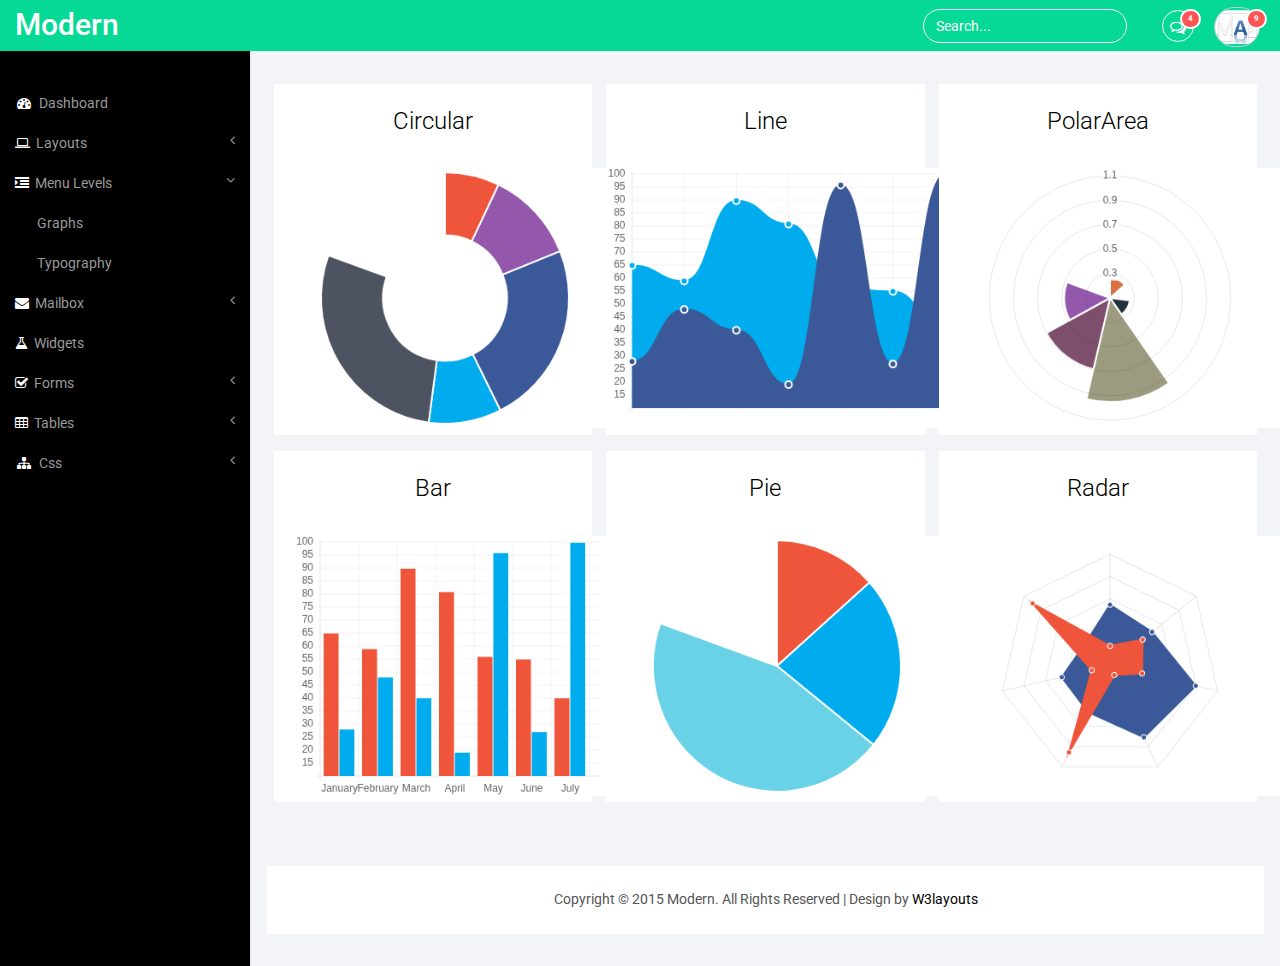
<file: game/admin/graphs.html>
<!--
Author: W3layouts
Author URL: http://w3layouts.com
License: Creative Commons Attribution 3.0 Unported
License URL: http://creativecommons.org/licenses/by/3.0/
-->
<!DOCTYPE HTML>
<html>
<head>
<title>Modern an Admin Panel Category Flat Bootstarp Resposive Website Template | Graphs :: w3layouts</title>
<meta name="viewport" content="width=device-width, initial-scale=1">
<meta http-equiv="Content-Type" content="text/html; charset=utf-8" />
<meta name="keywords" content="Modern Responsive web template, Bootstrap Web Templates, Flat Web Templates, Andriod Compatible web template, 
Smartphone Compatible web template, free webdesigns for Nokia, Samsung, LG, SonyErricsson, Motorola web design" />
<script type="application/x-javascript"> addEventListener("load", function() { setTimeout(hideURLbar, 0); }, false); function hideURLbar(){ window.scrollTo(0,1); } </script>
 <!-- Bootstrap Core CSS -->
<link href="css/bootstrap.min.css" rel='stylesheet' type='text/css' />
<!-- Custom CSS -->
<link href="css/style.css" rel='stylesheet' type='text/css' />
<link href="css/font-awesome.css" rel="stylesheet"> 
<!-- jQuery -->
<script src="js/jquery.min.js"></script>
<!----webfonts--->
<link href='http://fonts.googleapis.com/css?family=Roboto:400,100,300,500,700,900' rel='stylesheet' type='text/css'>
<!---//webfonts--->  
<!-- chart -->
<script src="js/Chart.js"></script>
<!-- //chart -->
</head>
<body>
<div id="wrapper">
     <!-- Navigation -->
        <nav class="top1 navbar navbar-default navbar-static-top" role="navigation" style="margin-bottom: 0">
            <div class="navbar-header">
                <button type="button" class="navbar-toggle" data-toggle="collapse" data-target=".navbar-collapse">
                    <span class="sr-only">Toggle navigation</span>
                    <span class="icon-bar"></span>
                    <span class="icon-bar"></span>
                    <span class="icon-bar"></span>
                </button>
                <a class="navbar-brand" href="index.html">Modern</a>
            </div>
            <!-- /.navbar-header -->
            <ul class="nav navbar-nav navbar-right">
				<li class="dropdown">
	        		<a href="#" class="dropdown-toggle" data-toggle="dropdown" aria-expanded="false"><i class="fa fa-comments-o"></i><span class="badge">4</span></a>
	        		<ul class="dropdown-menu">
						<li class="dropdown-menu-header">
							<strong>Messages</strong>
							<div class="progress thin">
							  <div class="progress-bar progress-bar-success" role="progressbar" aria-valuenow="40" aria-valuemin="0" aria-valuemax="100" style="width: 40%">
							    <span class="sr-only">40% Complete (success)</span>
							  </div>
							</div>
						</li>
						<li class="avatar">
							<a href="#">
								<img src="images/1.png" alt=""/>
								<div>New message</div>
								<small>1 minute ago</small>
								<span class="label label-info">NEW</span>
							</a>
						</li>
						<li class="avatar">
							<a href="#">
								<img src="images/2.png" alt=""/>
								<div>New message</div>
								<small>1 minute ago</small>
								<span class="label label-info">NEW</span>
							</a>
						</li>
						<li class="avatar">
							<a href="#">
								<img src="images/3.png" alt=""/>
								<div>New message</div>
								<small>1 minute ago</small>
							</a>
						</li>
						<li class="avatar">
							<a href="#">
								<img src="images/4.png" alt=""/>
								<div>New message</div>
								<small>1 minute ago</small>
							</a>
						</li>
						<li class="avatar">
							<a href="#">
								<img src="images/5.png" alt=""/>
								<div>New message</div>
								<small>1 minute ago</small>
							</a>
						</li>
						<li class="avatar">
							<a href="#">
								<img src="images/pic1.png" alt=""/>
								<div>New message</div>
								<small>1 minute ago</small>
							</a>
						</li>
						<li class="dropdown-menu-footer text-center">
							<a href="#">View all messages</a>
						</li>	
	        		</ul>
	      		</li>
			    <li class="dropdown">
	        		<a href="#" class="dropdown-toggle avatar" data-toggle="dropdown"><img src="images/1.png" alt=""/><span class="badge">9</span></a>
	        		<ul class="dropdown-menu">
						<li class="dropdown-menu-header text-center">
							<strong>Account</strong>
						</li>
						<li class="m_2"><a href="#"><i class="fa fa-bell-o"></i> Updates <span class="label label-info">42</span></a></li>
						<li class="m_2"><a href="#"><i class="fa fa-envelope-o"></i> Messages <span class="label label-success">42</span></a></li>
						<li class="m_2"><a href="#"><i class="fa fa-tasks"></i> Tasks <span class="label label-danger">42</span></a></li>
						<li><a href="#"><i class="fa fa-comments"></i> Comments <span class="label label-warning">42</span></a></li>
						<li class="dropdown-menu-header text-center">
							<strong>Settings</strong>
						</li>
						<li class="m_2"><a href="#"><i class="fa fa-user"></i> Profile</a></li>
						<li class="m_2"><a href="#"><i class="fa fa-wrench"></i> Settings</a></li>
						<li class="m_2"><a href="#"><i class="fa fa-usd"></i> Payments <span class="label label-default">42</span></a></li>
						<li class="m_2"><a href="#"><i class="fa fa-file"></i> Projects <span class="label label-primary">42</span></a></li>
						<li class="divider"></li>
						<li class="m_2"><a href="#"><i class="fa fa-shield"></i> Lock Profile</a></li>
						<li class="m_2"><a href="#"><i class="fa fa-lock"></i> Logout</a></li>	
	        		</ul>
	      		</li>
			</ul>
			<form class="navbar-form navbar-right">
              <input type="text" class="form-control" value="Search..." onfocus="this.value = '';" onblur="if (this.value == '') {this.value = 'Search...';}">
            </form>
            <div class="navbar-default sidebar" role="navigation">
                <div class="sidebar-nav navbar-collapse">
                    <ul class="nav" id="side-menu">
                        <li>
                            <a href="index.html"><i class="fa fa-dashboard fa-fw nav_icon"></i>Dashboard</a>
                        </li>
                        <li>
                            <a href="#"><i class="fa fa-laptop nav_icon"></i>Layouts<span class="fa arrow"></span></a>
                            <ul class="nav nav-second-level">
                                <li>
                                    <a href="grids.html">Grid System</a>
                                </li>
                            </ul>
                            <!-- /.nav-second-level -->
                        </li>
                        <li>
                            <a href="#"><i class="fa fa-indent nav_icon"></i>Menu Levels<span class="fa arrow"></span></a>
                            <ul class="nav nav-second-level">
                                <li>
                                    <a href="graphs.html">Graphs</a>
                                </li>
                                <li>
                                    <a href="typography.html">Typography</a>
                                </li>
                            </ul>
                            <!-- /.nav-second-level -->
                        </li>
                        <li>
                            <a href="#"><i class="fa fa-envelope nav_icon"></i>Mailbox<span class="fa arrow"></span></a>
                            <ul class="nav nav-second-level">
                                <li>
                                    <a href="inbox.html">Inbox</a>
                                </li>
                                <li>
                                    <a href="compose.html">Compose email</a>
                                </li>
                            </ul>
                            <!-- /.nav-second-level -->
                        </li>
                        <li>
                            <a href="widgets.html"><i class="fa fa-flask nav_icon"></i>Widgets</a>
                        </li>
                         <li>
                            <a href="#"><i class="fa fa-check-square-o nav_icon"></i>Forms<span class="fa arrow"></span></a>
                            <ul class="nav nav-second-level">
                                <li>
                                    <a href="forms.html">Basic Forms</a>
                                </li>
                                <li>
                                    <a href="validation.html">Validation</a>
                                </li>
                            </ul>
                            <!-- /.nav-second-level -->
                        </li>
                        <li>
                            <a href="#"><i class="fa fa-table nav_icon"></i>Tables<span class="fa arrow"></span></a>
                            <ul class="nav nav-second-level">
                                <li>
                                    <a href="basic_tables.html">Basic Tables</a>
                                </li>
                            </ul>
                            <!-- /.nav-second-level -->
                        </li>
                        <li>
                            <a href="#"><i class="fa fa-sitemap fa-fw nav_icon"></i>Css<span class="fa arrow"></span></a>
                            <ul class="nav nav-second-level">
                                <li>
                                    <a href="media.html">Media</a>
                                </li>
                                <li>
                                    <a href="login.html">Login</a>
                                </li>
                            </ul>
                            <!-- /.nav-second-level -->
                        </li>
                    </ul>
                </div>
                <!-- /.sidebar-collapse -->
            </div>
            <!-- /.navbar-static-side -->
        </nav>
        <div id="page-wrapper">
        <div class="graphs">
	    <div class="graph_box">
			<div class="col-md-4 grid_2"><div class="grid_1">
				<h3>Circular</h3>
				<canvas id="doughnut" height="300" width="400" style="width: 400px; height: 300px;"></canvas>
			</div></div>
			<div class="col-md-4 grid_2"><div class="grid_1">
				<h3>Line</h3>
				<canvas id="line" height="300" width="400" style="width: 400px; height: 300px;"></canvas>
			</div></div>
			<div class="col-md-4 grid_2"><div class="grid_1">
				<h3>PolarArea</h3>
				<canvas id="polarArea" height="300" width="400" style="width: 400px; height: 300px;"></canvas>
			</div></div>
			<div class="clearfix"> </div>
	    </div>
	    <div class="graph_box1">
			<div class="col-md-4 grid_2"><div class="grid_1">
				<h3>Bar</h3>
				<canvas id="bar" height="300" width="400" style="width: 400px; height: 300px;"></canvas>
			</div></div>
			<div class="col-md-4 grid_2"><div class="grid_1">
				<h3>Pie</h3>
				<canvas id="pie" height="300" width="400" style="width: 400px; height: 300px;"></canvas>
			</div></div>
			<div class="col-md-4 grid_2"><div class="grid_1">
				<h3>Radar</h3><canvas id="radar" height="300" width="400" style="width: 400px; height: 300px;"></canvas>
			</div></div>
			<div class="clearfix"> </div>
		</div>
    <script>

		var doughnutData = [
				{
					value: 30,
					color:"#ef553a"
				},
				{
					value : 50,
					color : "#9358ac"
				},
				{
					value : 100,
					color : "#3b5998"
				},
				{
					value : 40,
					color : "#00aced"
				},
				{
					value : 120,
					color : "#4D5360"
				}
			
			];
		var lineChartData = {
			labels : ["","","","","","",""],
			datasets : [
				{
					fillColor : "#00aced",
					strokeColor : "#00aced",
					pointColor : "#00aced",
					pointStrokeColor : "#fff",
					data : [65,59,90,81,56,55,40]
				},
				{
					fillColor : "#3b5998",
					strokeColor : "#3b5998",
					pointColor : "#3b5998",
					pointStrokeColor : "#fff",
					data : [28,48,40,19,96,27,100]
				}
			]
			
		};
		var pieData = [
				{
					value: 30,
					color:"#ef553a"
				},
				{
					value : 50,
					color : "#00aced"
				},
				{
					value : 100,
					color : "#69D2E7"
				}
			
			];
		var barChartData = {
			labels : ["January","February","March","April","May","June","July"],
			datasets : [
				{
					fillColor : "#ef553a",
					strokeColor : "#ef553a",
					data : [65,59,90,81,56,55,40]
				},
				{
					fillColor : "#00aced",
					strokeColor : "#00aced",
					data : [28,48,40,19,96,27,100]
				}
			]
			
		};
	var chartData = [
			{
				value : Math.random(),
				color: "#D97041"
			},
			{
				value : Math.random(),
				color: "#C7604C"
			},
			{
				value : Math.random(),
				color: "#21323D"
			},
			{
				value : Math.random(),
				color: "#9D9B7F"
			},
			{
				value : Math.random(),
				color: "#7D4F6D"
			},
			{
				value : Math.random(),
				color: "#9358ac"
			}
		];
		var radarChartData = {
			labels : ["","","","","","",""],
			datasets : [
				{
					fillColor : "#3b5998",
					strokeColor : "#3b5998",
					pointColor : "#3b5998",
					pointStrokeColor : "#fff",
					data : [65,59,90,81,56,55,40]
				},
				{
					fillColor : "#ef553a",
					strokeColor : "#ef553a",
					pointColor : "#ef553a",
					pointStrokeColor : "#fff",
					data : [28,48,40,19,96,27,100]
				}
			]
			
		};
	new Chart(document.getElementById("doughnut").getContext("2d")).Doughnut(doughnutData);
	new Chart(document.getElementById("line").getContext("2d")).Line(lineChartData);
	new Chart(document.getElementById("radar").getContext("2d")).Radar(radarChartData);
	new Chart(document.getElementById("polarArea").getContext("2d")).PolarArea(chartData);
	new Chart(document.getElementById("bar").getContext("2d")).Bar(barChartData);
	new Chart(document.getElementById("pie").getContext("2d")).Pie(pieData);
	
	</script>
	<div class="copy_layout">
         <p>Copyright © 2015 Modern. All Rights Reserved | Design by <a href="http://w3layouts.com/" target="_blank">W3layouts</a> </p>
        </div>	
   </div>
      </div>
      <!-- /#page-wrapper -->
   </div>
    <!-- /#wrapper -->
    <!-- Nav CSS -->
<link href="css/custom.css" rel="stylesheet">
<!-- Metis Menu Plugin JavaScript -->
<script src="js/metisMenu.min.js"></script>
<script src="js/custom.js"></script>
<!-- Bootstrap Core JavaScript -->
<script src="js/bootstrap.min.js"></script>
</body>
</html>
</file>
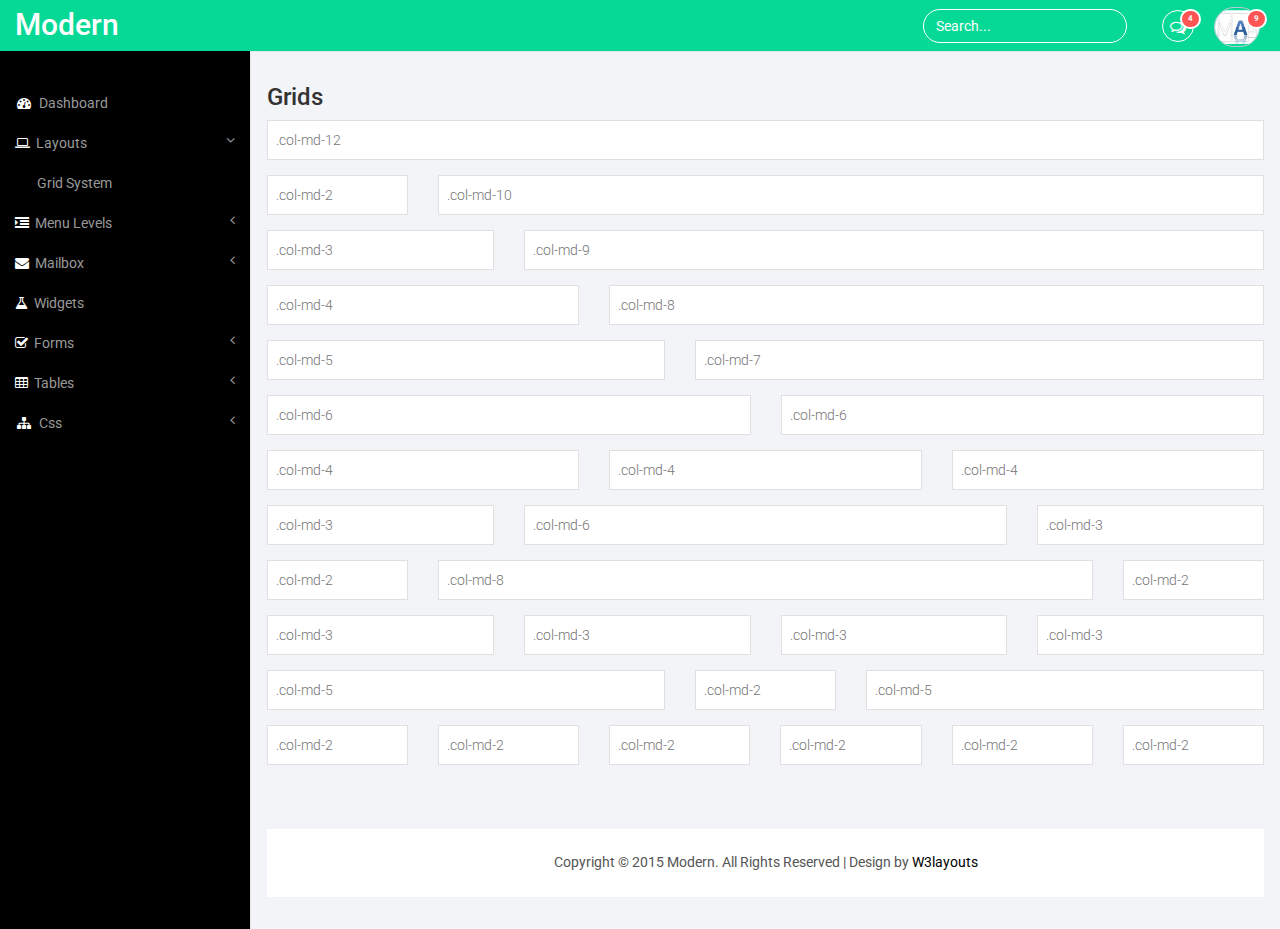
<file: game/admin/grids.html>
<!--
Author: W3layouts
Author URL: http://w3layouts.com
License: Creative Commons Attribution 3.0 Unported
License URL: http://creativecommons.org/licenses/by/3.0/
-->
<!DOCTYPE HTML>
<html>
<head>
<title>Modern an Admin Panel Category Flat Bootstarp Resposive Website Template | Grids :: w3layouts</title>
<meta name="viewport" content="width=device-width, initial-scale=1">
<meta http-equiv="Content-Type" content="text/html; charset=utf-8" />
<meta name="keywords" content="Modern Responsive web template, Bootstrap Web Templates, Flat Web Templates, Andriod Compatible web template, 
Smartphone Compatible web template, free webdesigns for Nokia, Samsung, LG, SonyErricsson, Motorola web design" />
<script type="application/x-javascript"> addEventListener("load", function() { setTimeout(hideURLbar, 0); }, false); function hideURLbar(){ window.scrollTo(0,1); } </script>
 <!-- Bootstrap Core CSS -->
<link href="css/bootstrap.min.css" rel='stylesheet' type='text/css' />
<!-- Custom CSS -->
<link href="css/style.css" rel='stylesheet' type='text/css' />
<link href="css/font-awesome.css" rel="stylesheet"> 
<!-- jQuery -->
<script src="js/jquery.min.js"></script>
<!----webfonts--->
<link href='http://fonts.googleapis.com/css?family=Roboto:400,100,300,500,700,900' rel='stylesheet' type='text/css'>
<!---//webfonts--->  
</head>
<body>
<div id="wrapper">
     <!-- Navigation -->
        <nav class="top1 navbar navbar-default navbar-static-top" role="navigation" style="margin-bottom: 0">
            <div class="navbar-header">
                <button type="button" class="navbar-toggle" data-toggle="collapse" data-target=".navbar-collapse">
                    <span class="sr-only">Toggle navigation</span>
                    <span class="icon-bar"></span>
                    <span class="icon-bar"></span>
                    <span class="icon-bar"></span>
                </button>
                <a class="navbar-brand" href="index.html">Modern</a>
            </div>
            <!-- /.navbar-header -->
            <ul class="nav navbar-nav navbar-right">
				<li class="dropdown">
	        		<a href="#" class="dropdown-toggle" data-toggle="dropdown" aria-expanded="false"><i class="fa fa-comments-o"></i><span class="badge">4</span></a>
	        		<ul class="dropdown-menu">
						<li class="dropdown-menu-header">
							<strong>Messages</strong>
							<div class="progress thin">
							  <div class="progress-bar progress-bar-success" role="progressbar" aria-valuenow="40" aria-valuemin="0" aria-valuemax="100" style="width: 40%">
							    <span class="sr-only">40% Complete (success)</span>
							  </div>
							</div>
						</li>
						<li class="avatar">
							<a href="#">
								<img src="images/1.png" alt=""/>
								<div>New message</div>
								<small>1 minute ago</small>
								<span class="label label-info">NEW</span>
							</a>
						</li>
						<li class="avatar">
							<a href="#">
								<img src="images/2.png" alt=""/>
								<div>New message</div>
								<small>1 minute ago</small>
								<span class="label label-info">NEW</span>
							</a>
						</li>
						<li class="avatar">
							<a href="#">
								<img src="images/3.png" alt=""/>
								<div>New message</div>
								<small>1 minute ago</small>
							</a>
						</li>
						<li class="avatar">
							<a href="#">
								<img src="images/4.png" alt=""/>
								<div>New message</div>
								<small>1 minute ago</small>
							</a>
						</li>
						<li class="avatar">
							<a href="#">
								<img src="images/5.png" alt=""/>
								<div>New message</div>
								<small>1 minute ago</small>
							</a>
						</li>
						<li class="avatar">
							<a href="#">
								<img src="images/pic1.png" alt=""/>
								<div>New message</div>
								<small>1 minute ago</small>
							</a>
						</li>
						<li class="dropdown-menu-footer text-center">
							<a href="#">View all messages</a>
						</li>	
	        		</ul>
	      		</li>
			    <li class="dropdown">
	        		<a href="#" class="dropdown-toggle avatar" data-toggle="dropdown"><img src="images/1.png" alt=""/><span class="badge">9</span></a>
	        		<ul class="dropdown-menu">
						<li class="dropdown-menu-header text-center">
							<strong>Account</strong>
						</li>
						<li class="m_2"><a href="#"><i class="fa fa-bell-o"></i> Updates <span class="label label-info">42</span></a></li>
						<li class="m_2"><a href="#"><i class="fa fa-envelope-o"></i> Messages <span class="label label-success">42</span></a></li>
						<li class="m_2"><a href="#"><i class="fa fa-tasks"></i> Tasks <span class="label label-danger">42</span></a></li>
						<li><a href="#"><i class="fa fa-comments"></i> Comments <span class="label label-warning">42</span></a></li>
						<li class="dropdown-menu-header text-center">
							<strong>Settings</strong>
						</li>
						<li class="m_2"><a href="#"><i class="fa fa-user"></i> Profile</a></li>
						<li class="m_2"><a href="#"><i class="fa fa-wrench"></i> Settings</a></li>
						<li class="m_2"><a href="#"><i class="fa fa-usd"></i> Payments <span class="label label-default">42</span></a></li>
						<li class="m_2"><a href="#"><i class="fa fa-file"></i> Projects <span class="label label-primary">42</span></a></li>
						<li class="divider"></li>
						<li class="m_2"><a href="#"><i class="fa fa-shield"></i> Lock Profile</a></li>
						<li class="m_2"><a href="#"><i class="fa fa-lock"></i> Logout</a></li>	
	        		</ul>
	      		</li>
			</ul>
			<form class="navbar-form navbar-right">
              <input type="text" class="form-control" value="Search..." onfocus="this.value = '';" onblur="if (this.value == '') {this.value = 'Search...';}">
            </form>
            <div class="navbar-default sidebar" role="navigation">
                <div class="sidebar-nav navbar-collapse">
                    <ul class="nav" id="side-menu">
                        <li>
                            <a href="index.html"><i class="fa fa-dashboard fa-fw nav_icon"></i>Dashboard</a>
                        </li>
                        <li>
                            <a href="#"><i class="fa fa-laptop nav_icon"></i>Layouts<span class="fa arrow"></span></a>
                            <ul class="nav nav-second-level">
                                <li>
                                    <a href="grids.html">Grid System</a>
                                </li>
                            </ul>
                            <!-- /.nav-second-level -->
                        </li>
                        <li>
                            <a href="#"><i class="fa fa-indent nav_icon"></i>Menu Levels<span class="fa arrow"></span></a>
                            <ul class="nav nav-second-level">
                                <li>
                                    <a href="graphs.html">Graphs</a>
                                </li>
                                <li>
                                    <a href="typography.html">Typography</a>
                                </li>
                            </ul>
                            <!-- /.nav-second-level -->
                        </li>
                        <li>
                            <a href="#"><i class="fa fa-envelope nav_icon"></i>Mailbox<span class="fa arrow"></span></a>
                            <ul class="nav nav-second-level">
                                <li>
                                    <a href="inbox.html">Inbox</a>
                                </li>
                                <li>
                                    <a href="compose.html">Compose email</a>
                                </li>
                            </ul>
                            <!-- /.nav-second-level -->
                        </li>
                        <li>
                            <a href="widgets.html"><i class="fa fa-flask nav_icon"></i>Widgets</a>
                        </li>
                         <li>
                            <a href="#"><i class="fa fa-check-square-o nav_icon"></i>Forms<span class="fa arrow"></span></a>
                            <ul class="nav nav-second-level">
                                <li>
                                    <a href="forms.html">Basic Forms</a>
                                </li>
                                <li>
                                    <a href="validation.html">Validation</a>
                                </li>
                            </ul>
                            <!-- /.nav-second-level -->
                        </li>
                        <li>
                            <a href="#"><i class="fa fa-table nav_icon"></i>Tables<span class="fa arrow"></span></a>
                            <ul class="nav nav-second-level">
                                <li>
                                    <a href="basic_tables.html">Basic Tables</a>
                                </li>
                            </ul>
                            <!-- /.nav-second-level -->
                        </li>
                        <li>
                            <a href="#"><i class="fa fa-sitemap fa-fw nav_icon"></i>Css<span class="fa arrow"></span></a>
                            <ul class="nav nav-second-level">
                                <li>
                                    <a href="media.html">Media</a>
                                </li>
                                <li>
                                    <a href="login.html">Login</a>
                                </li>
                            </ul>
                            <!-- /.nav-second-level -->
                        </li>
                    </ul>
                </div>
                <!-- /.sidebar-collapse -->
            </div>
            <!-- /.navbar-static-side -->
        </nav>
        <div id="page-wrapper">
        <div class="graphs">
	   <div class="md">
		 <h3>Grids</h3>
		<div class="form-group">
		  <div class="row">
			<div class="col-md-12">
				<input type="text" class="form-control1" placeholder=".col-md-12">
			</div>
			<div class="clearfix"> </div>
		   </div>
		</div>
		<div class="form-group">
			<div class="row">
				<div class="col-md-2 grid_box1">
					<input type="text" class="form-control1" placeholder=".col-md-2">
				</div>
				<div class="col-md-10">
					<input type="text" class="form-control1" placeholder=".col-md-10">
				</div>
				<div class="clearfix"> </div>
			</div>
		</div>
		<div class="form-group">
			<div class="row">
				<div class="col-md-3 grid_box1">
					<input type="text" class="form-control1" placeholder=".col-md-3">
				</div>
				<div class="col-md-9">
					<input type="text" class="form-control1" placeholder=".col-md-9">
				</div>
				<div class="clearfix"> </div>
			</div>
		</div>
		<div class="form-group">
			<div class="row">
				<div class="col-md-4 grid_box1">
					<input type="text" class="form-control1" placeholder=".col-md-4">
				</div>
				<div class="col-md-8">
					<input type="text" class="form-control1" placeholder=".col-md-8">
				</div>
				<div class="clearfix"> </div>
			</div>
		</div>	
		<div class="form-group">
			<div class="row">
				<div class="col-md-5 grid_box1">
					<input type="text" class="form-control1" placeholder=".col-md-5">
				</div>
				<div class="col-md-7">
					<input type="text" class="form-control1" placeholder=".col-md-7">
				</div>
				<div class="clearfix"> </div>
			</div>
		</div>	
		<div class="form-group">
			<div class="row">
				<div class="col-md-6 grid_box1">
					<input type="text" class="form-control1" placeholder=".col-md-6">
				</div>
				<div class="col-md-6">
					<input type="text" class="form-control1" placeholder=".col-md-6">
				</div>
				<div class="clearfix"> </div>
			</div>
		   </div>	
		   <div class="form-group">
		<div class="row">
			<div class="col-md-4 grid_box1">
				<input type="text" class="form-control1" placeholder=".col-md-4">
			</div>
			<div class="col-md-4 grid_box1">
				<input type="text" class="form-control1" placeholder=".col-md-4">
			</div>
			<div class="col-md-4">
				<input type="text" class="form-control1" placeholder=".col-md-4">
			</div>
			<div class="clearfix"> </div>
		</div>
		   </div>	
		   <div class="form-group">
		<div class="row">
			<div class="col-md-3 grid_box1">
				<input type="text" class="form-control1" placeholder=".col-md-3">
			</div>
			<div class="col-md-6 grid_box1">
				<input type="text" class="form-control1" placeholder=".col-md-6">
			</div>
			<div class="col-md-3">
				<input type="text" class="form-control1" placeholder=".col-md-3">
			</div>
			<div class="clearfix"> </div>
		</div>
		   </div>	
		   <div class="form-group">
		<div class="row">
			<div class="col-md-2 grid_box1">
				<input type="text" class="form-control1" placeholder=".col-md-2">
			</div>
			<div class="col-md-8 grid_box1">
				<input type="text" class="form-control1" placeholder=".col-md-8">
			</div>
			<div class="col-md-2">
				<input type="text" class="form-control1" placeholder=".col-md-2">
			</div>
			<div class="clearfix"> </div>
		</div>
		   </div>	
		   <div class="form-group">
		<div class="row">
			<div class="col-md-3 grid_box1">
				<input type="text" class="form-control1" placeholder=".col-md-3">
			</div>
			<div class="col-md-3 grid_box1">
				<input type="text" class="form-control1" placeholder=".col-md-3">
			</div>
			<div class="col-md-3 grid_box1">
				<input type="text" class="form-control1" placeholder=".col-md-3">
			</div>
			<div class="col-md-3">
				<input type="text" class="form-control1" placeholder=".col-md-3">
			</div>
			<div class="clearfix"> </div>
		</div>
		   </div>	
		   <div class="form-group">
		<div class="row">
			<div class="col-md-5 grid_box1">
				<input type="text" class="form-control1" placeholder=".col-md-5">
			</div>
			<div class="col-md-2 grid_box1">
				<input type="text" class="form-control1" placeholder=".col-md-2">
			</div>
			<div class="col-md-5">
				<input type="text" class="form-control1" placeholder=".col-md-5">
			</div>
			<div class="clearfix"> </div>
		</div>
		   </div>	
		   <div class="form-group mb-n">
			<div class="row">
				<div class="col-md-2 grid_box1">
					<input type="text" class="form-control1" placeholder=".col-md-2">
				</div>
				<div class="col-md-2 grid_box1">
					<input type="text" class="form-control1" placeholder=".col-md-2">
				</div>
				<div class="col-md-2 grid_box1">
					<input type="text" class="form-control1" placeholder=".col-md-2">
				</div>
				<div class="col-md-2 grid_box1">
					<input type="text" class="form-control1" placeholder=".col-md-2">
				</div>
				<div class="col-md-2 grid_box1">
					<input type="text" class="form-control1" placeholder=".col-md-2">
				</div>
				<div class="col-md-2">
					<input type="text" class="form-control1" placeholder=".col-md-2">
				</div>
				<div class="clearfix"> </div>
			</div>
		   </div>	
        </div>	
        <div class="copy_layout">
         <p>Copyright © 2015 Modern. All Rights Reserved | Design by <a href="http://w3layouts.com/" target="_blank">W3layouts</a> </p>
        </div>					
       </div>
      </div>
      <!-- /#page-wrapper -->
   </div>
    <!-- /#wrapper -->
    <!-- Nav CSS -->
<link href="css/custom.css" rel="stylesheet">
<!-- Metis Menu Plugin JavaScript -->
<script src="js/metisMenu.min.js"></script>
<script src="js/custom.js"></script>
<!-- Bootstrap Core JavaScript -->
<script src="js/bootstrap.min.js"></script>
</body>
</html>
</file>
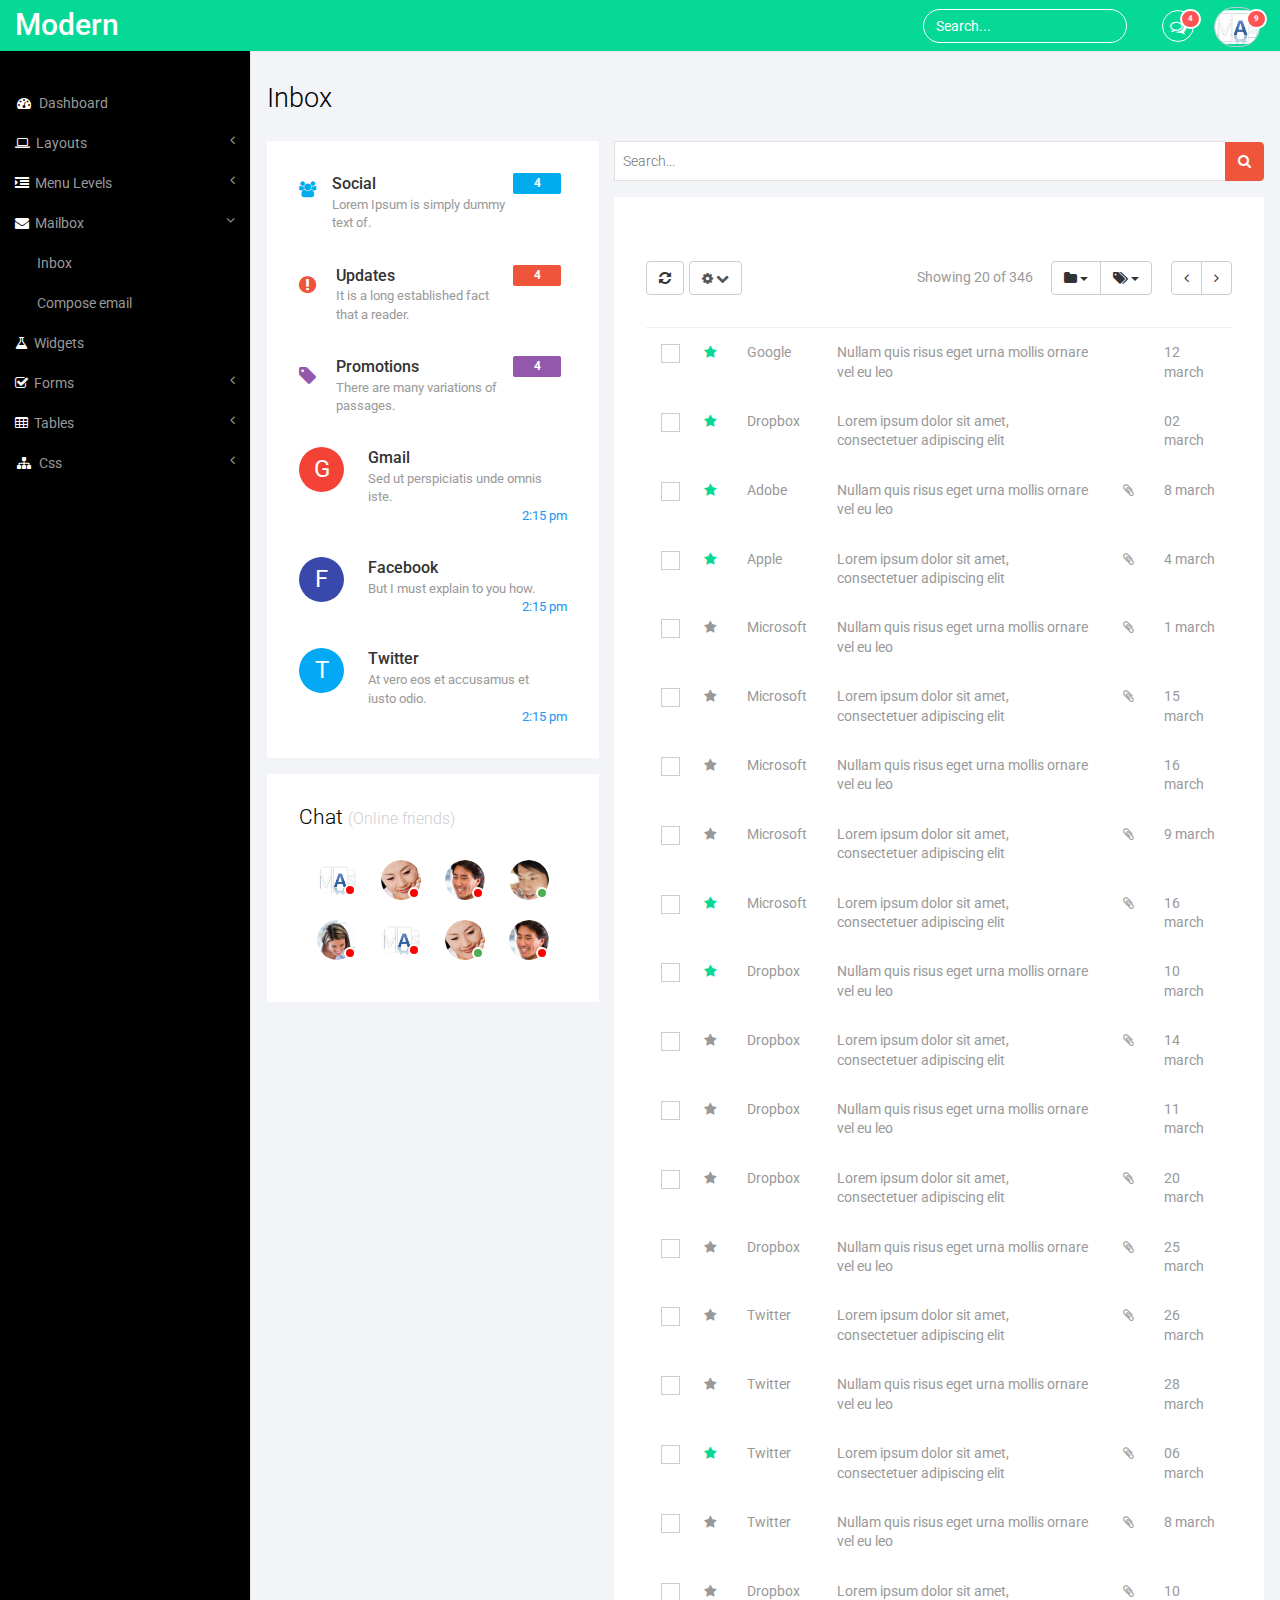
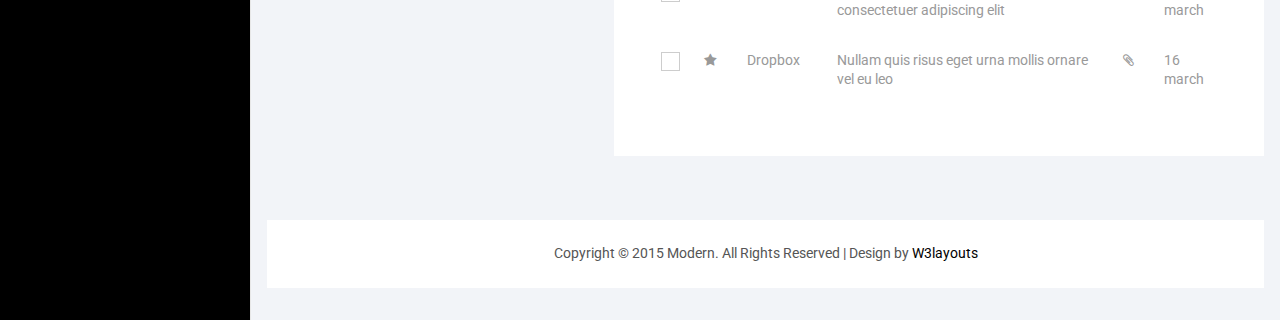
<file: game/admin/inbox.html>
<!--
Author: W3layouts
Author URL: http://w3layouts.com
License: Creative Commons Attribution 3.0 Unported
License URL: http://creativecommons.org/licenses/by/3.0/
-->
<!DOCTYPE HTML>
<html>
<head>
<title>Modern an Admin Panel Category Flat Bootstarp Resposive Website Template | Inbox :: w3layouts</title>
<meta name="viewport" content="width=device-width, initial-scale=1">
<meta http-equiv="Content-Type" content="text/html; charset=utf-8" />
<meta name="keywords" content="Modern Responsive web template, Bootstrap Web Templates, Flat Web Templates, Andriod Compatible web template, 
Smartphone Compatible web template, free webdesigns for Nokia, Samsung, LG, SonyErricsson, Motorola web design" />
<script type="application/x-javascript"> addEventListener("load", function() { setTimeout(hideURLbar, 0); }, false); function hideURLbar(){ window.scrollTo(0,1); } </script>
 <!-- Bootstrap Core CSS -->
<link href="css/bootstrap.min.css" rel='stylesheet' type='text/css' />
<!-- Custom CSS -->
<link href="css/style.css" rel='stylesheet' type='text/css' />
<link href="css/font-awesome.css" rel="stylesheet"> 
<!-- jQuery -->
<script src="js/jquery.min.js"></script>
<!----webfonts--->
<link href='http://fonts.googleapis.com/css?family=Roboto:400,100,300,500,700,900' rel='stylesheet' type='text/css'>
<!---//webfonts--->  
<!-- Bootstrap Core JavaScript -->
<script src="js/bootstrap.min.js"></script>
</head>
<body>
<div id="wrapper">
     <!-- Navigation -->
        <nav class="top1 navbar navbar-default navbar-static-top" role="navigation" style="margin-bottom: 0">
            <div class="navbar-header">
                <button type="button" class="navbar-toggle" data-toggle="collapse" data-target=".navbar-collapse">
                    <span class="sr-only">Toggle navigation</span>
                    <span class="icon-bar"></span>
                    <span class="icon-bar"></span>
                    <span class="icon-bar"></span>
                </button>
                <a class="navbar-brand" href="index.html">Modern</a>
            </div>
            <!-- /.navbar-header -->
            <ul class="nav navbar-nav navbar-right">
				<li class="dropdown">
	        		<a href="#" class="dropdown-toggle" data-toggle="dropdown" aria-expanded="false"><i class="fa fa-comments-o"></i><span class="badge">4</span></a>
	        		<ul class="dropdown-menu">
						<li class="dropdown-menu-header">
							<strong>Messages</strong>
							<div class="progress thin">
							  <div class="progress-bar progress-bar-success" role="progressbar" aria-valuenow="40" aria-valuemin="0" aria-valuemax="100" style="width: 40%">
							    <span class="sr-only">40% Complete (success)</span>
							  </div>
							</div>
						</li>
						<li class="avatar">
							<a href="#">
								<img src="images/1.png" alt=""/>
								<div>New message</div>
								<small>1 minute ago</small>
								<span class="label label-info">NEW</span>
							</a>
						</li>
						<li class="avatar">
							<a href="#">
								<img src="images/2.png" alt=""/>
								<div>New message</div>
								<small>1 minute ago</small>
								<span class="label label-info">NEW</span>
							</a>
						</li>
						<li class="avatar">
							<a href="#">
								<img src="images/3.png" alt=""/>
								<div>New message</div>
								<small>1 minute ago</small>
							</a>
						</li>
						<li class="avatar">
							<a href="#">
								<img src="images/4.png" alt=""/>
								<div>New message</div>
								<small>1 minute ago</small>
							</a>
						</li>
						<li class="avatar">
							<a href="#">
								<img src="images/5.png" alt=""/>
								<div>New message</div>
								<small>1 minute ago</small>
							</a>
						</li>
						<li class="avatar">
							<a href="#">
								<img src="images/pic1.png" alt=""/>
								<div>New message</div>
								<small>1 minute ago</small>
							</a>
						</li>
						<li class="dropdown-menu-footer text-center">
							<a href="#">View all messages</a>
						</li>	
	        		</ul>
	      		</li>
			    <li class="dropdown">
	        		<a href="#" class="dropdown-toggle avatar" data-toggle="dropdown"><img src="images/1.png" alt=""/><span class="badge">9</span></a>
	        		<ul class="dropdown-menu">
						<li class="dropdown-menu-header text-center">
							<strong>Account</strong>
						</li>
						<li class="m_2"><a href="#"><i class="fa fa-bell-o"></i> Updates <span class="label label-info">42</span></a></li>
						<li class="m_2"><a href="#"><i class="fa fa-envelope-o"></i> Messages <span class="label label-success">42</span></a></li>
						<li class="m_2"><a href="#"><i class="fa fa-tasks"></i> Tasks <span class="label label-danger">42</span></a></li>
						<li><a href="#"><i class="fa fa-comments"></i> Comments <span class="label label-warning">42</span></a></li>
						<li class="dropdown-menu-header text-center">
							<strong>Settings</strong>
						</li>
						<li class="m_2"><a href="#"><i class="fa fa-user"></i> Profile</a></li>
						<li class="m_2"><a href="#"><i class="fa fa-wrench"></i> Settings</a></li>
						<li class="m_2"><a href="#"><i class="fa fa-usd"></i> Payments <span class="label label-default">42</span></a></li>
						<li class="m_2"><a href="#"><i class="fa fa-file"></i> Projects <span class="label label-primary">42</span></a></li>
						<li class="divider"></li>
						<li class="m_2"><a href="#"><i class="fa fa-shield"></i> Lock Profile</a></li>
						<li class="m_2"><a href="#"><i class="fa fa-lock"></i> Logout</a></li>	
	        		</ul>
	      		</li>
			</ul>
			<form class="navbar-form navbar-right">
              <input type="text" class="form-control" value="Search..." onfocus="this.value = '';" onblur="if (this.value == '') {this.value = 'Search...';}">
            </form>
            <div class="navbar-default sidebar" role="navigation">
                <div class="sidebar-nav navbar-collapse">
                    <ul class="nav" id="side-menu">
                        <li>
                            <a href="index.html"><i class="fa fa-dashboard fa-fw nav_icon"></i>Dashboard</a>
                        </li>
                        <li>
                            <a href="#"><i class="fa fa-laptop nav_icon"></i>Layouts<span class="fa arrow"></span></a>
                            <ul class="nav nav-second-level">
                                <li>
                                    <a href="grids.html">Grid System</a>
                                </li>
                            </ul>
                            <!-- /.nav-second-level -->
                        </li>
                        <li>
                            <a href="#"><i class="fa fa-indent nav_icon"></i>Menu Levels<span class="fa arrow"></span></a>
                            <ul class="nav nav-second-level">
                                <li>
                                    <a href="graphs.html">Graphs</a>
                                </li>
                                <li>
                                    <a href="typography.html">Typography</a>
                                </li>
                            </ul>
                            <!-- /.nav-second-level -->
                        </li>
                        <li>
                            <a href="#"><i class="fa fa-envelope nav_icon"></i>Mailbox<span class="fa arrow"></span></a>
                            <ul class="nav nav-second-level">
                                <li>
                                    <a href="inbox.html">Inbox</a>
                                </li>
                                <li>
                                    <a href="compose.html">Compose email</a>
                                </li>
                            </ul>
                            <!-- /.nav-second-level -->
                        </li>
                        <li>
                            <a href="widgets.html"><i class="fa fa-flask nav_icon"></i>Widgets</a>
                        </li>
                         <li>
                            <a href="#"><i class="fa fa-check-square-o nav_icon"></i>Forms<span class="fa arrow"></span></a>
                            <ul class="nav nav-second-level">
                                <li>
                                    <a href="forms.html">Basic Forms</a>
                                </li>
                                <li>
                                    <a href="validation.html">Validation</a>
                                </li>
                            </ul>
                            <!-- /.nav-second-level -->
                        </li>
                        <li>
                            <a href="#"><i class="fa fa-table nav_icon"></i>Tables<span class="fa arrow"></span></a>
                            <ul class="nav nav-second-level">
                                <li>
                                    <a href="basic_tables.html">Basic Tables</a>
                                </li>
                            </ul>
                            <!-- /.nav-second-level -->
                        </li>
                        <li>
                            <a href="#"><i class="fa fa-sitemap fa-fw nav_icon"></i>Css<span class="fa arrow"></span></a>
                            <ul class="nav nav-second-level">
                                <li>
                                    <a href="media.html">Media</a>
                                </li>
                                <li>
                                    <a href="login.html">Login</a>
                                </li>
                            </ul>
                            <!-- /.nav-second-level -->
                        </li>
                    </ul>
                </div>
                <!-- /.sidebar-collapse -->
            </div>
            <!-- /.navbar-static-side -->
        </nav>
        <div id="page-wrapper">
        <div class="graphs">
	     <div class="xs">
  	     <h3>Inbox</h3>
  	        <div class="col-md-4 email-list1">
               <ul class="collection">
                    <li class="collection-item avatar email-unread">
                      <i class="fa fa-users icon_1"></i>
                      <div class="avatar_left">
                      	<span class="email-title">Social</span>
                        <p class="truncate grey-text ultra-small">Lorem Ipsum is simply dummy text of.</p>
                      </div>
                      <a href="#!" class="secondary-content"><span class="new badge blue">4</span></a>
                      <div class="clearfix"> </div>
                    </li>
                    <li class="collection-item avatar email-unread">
                      <i class="fa fa-exclamation-circle icon_2"></i>
                      <div class="avatar_left">
                      	<span class="email-title">Updates</span>
                        <p class="truncate grey-text ultra-small">It is a long established fact that a reader.</p>
                      </div>
                      <a href="#!" class="secondary-content"><span class="new badge red">4</span></a>
                      <div class="clearfix"> </div>
                    </li>
                    <li class="collection-item avatar email-unread">
                      <i class="fa fa-tag icon_3"></i>
                      <div class="avatar_left">
                      	<span class="email-title">Promotions</span>
                        <p class="truncate grey-text ultra-small">There are many variations of passages.</p>
                      </div>
                      <a href="#!" class="secondary-content"><span class="new badge blue1">4</span></a>
                      <div class="clearfix"> </div>
                    </li>
                    <li class="collection-item avatar email-unread">
                      <i class="icon_4">G</i>
                      <div class="avatar_left">
                      	<span class="email-title">Gmail</span>
                        <p class="truncate grey-text ultra-small">Sed ut perspiciatis unde omnis iste.</p>
                      </div>
                      <a href="#!" class="secondary-content"><span class="blue-text ultra-small">2:15 pm</span></a>
                      <div class="clearfix"> </div>
                    </li>
                    <li class="collection-item avatar email-unread">
                      <i class="icon_4 icon_5">F</i>
                      <div class="avatar_left">
                      	<span class="email-title">Facebook</span>
                        <p class="truncate grey-text ultra-small">But I must explain to you how.</p>
                      </div>
                      <a href="#!" class="secondary-content"><span class="blue-text ultra-small">2:15 pm</span></a>
                      <div class="clearfix"> </div>
                    </li>
                    <li class="collection-item avatar email-unread email_last">
                      <i class="icon_4 icon_6">T</i>
                      <div class="avatar_left">
                      	<span class="email-title">Twitter</span>
                        <p class="truncate grey-text ultra-small">At vero eos et accusamus et iusto odio.</p>
                      </div>
                      <a href="#!" class="secondary-content"><span class="blue-text ultra-small">2:15 pm</span></a>
                      <div class="clearfix"> </div>
                    </li>
              </ul>
         <div class="content-box  mrg15B">
          <div class="content-box-wrapper text-center">
            <h4 class="content-box-header">
            Chat
            <small>(Online friends)</small>
            </h4>
            <div class="status-badge mrg10A">
                <img class="img-circle" width="40" src="images/1.png" alt="">
                <div class="small-badge bg-red"></div>
            </div>
            <div class="status-badge mrg10A">
                <img class="img-circle" width="40" src="images/2.png" alt="">
                <div class="small-badge bg-orange"></div>
            </div>
            <div class="status-badge mrg10A">
                <img class="img-circle" width="40" src="images/3.png" alt="">
                <div class="small-badge bg-red"></div>
            </div>
            <div class="status-badge mrg10A">
                <img class="img-circle" width="40" src="images/4.png" alt="">
                <div class="small-badge bg-green1"></div>
            </div>
            <div class="status-badge mrg10A">
                <img class="img-circle" width="40" src="images/5.png" alt="">
                <div class="small-badge bg-orange"></div>
            </div>
            <div class="status-badge mrg10A">
                <img class="img-circle" width="40" src="images/1.png" alt="">
                <div class="small-badge bg-red"></div>
            </div>
            <div class="status-badge mrg10A">
                <img class="img-circle" width="40" src="images/2.png" alt="">
                <div class="small-badge bg-green1"></div>
            </div>
            <div class="status-badge mrg10A">
                <img class="img-circle" width="40" src="images/3.png" alt="">
                <div class="small-badge bg-orange"></div>
            </div>
          </div>
        </div>
        </div>
        <div class="col-md-8 inbox_right">
         	<form action="#" method="GET">
                <div class="input-group">
                    <input type="text" name="search" class="form-control1 input-search" placeholder="Search...">
                    <span class="input-group-btn">
                        <button class="btn btn-success" type="button"><i class="fa fa-search"></i></button>
                    </span>
                </div><!-- Input Group -->
            </form>
            <div class="mailbox-content">
               <div class="mail-toolbar clearfix">
			     <div class="float-left">
			        <div class="btn btn_1 btn-default mrg5R">
			           <i class="fa fa-refresh"> </i>
			        </div>
			        <div class="dropdown">
			            <a href="#" title="" class="btn btn-default" data-toggle="dropdown" aria-expanded="false">
			                <i class="fa fa-cog icon_8"></i>
			                <i class="fa fa-chevron-down icon_8"></i>
			            <div class="ripple-wrapper"></div></a>
			            <ul class="dropdown-menu float-right">
			                <li>
			                    <a href="#" title="">
			                        <i class="fa fa-pencil-square-o icon_9"></i>
			                        Edit
			                    </a>
			                </li>
			                <li>
			                    <a href="#" title="">
			                        <i class="fa fa-calendar icon_9"></i>
			                        Schedule
			                    </a>
			                </li>
			                <li>
			                    <a href="#" title="">
			                        <i class="fa fa-download icon_9"></i>
			                        Download
			                    </a>
			                </li>
			                <li class="divider"></li>
			                <li>
			                    <a href="#" class="font-red" title="">
			                        <i class="fa fa-times" icon_9=""></i>
			                        Delete
			                    </a>
			                </li>
			            </ul>
			        </div>
			        <div class="clearfix"> </div>
			    </div>
			    <div class="float-right">
			        
			              
                            <span class="text-muted m-r-sm">Showing 20 of 346 </span>
                            <div class="btn-group m-r-sm mail-hidden-options" style="display: inline-block;">
                                <div class="btn-group">
                                    <a class="btn btn-default dropdown-toggle" data-toggle="dropdown" aria-expanded="false"><i class="fa fa-folder"></i> <span class="caret"></span></a>
                                    <ul class="dropdown-menu dropdown-menu-right" role="menu">
                                        <li><a href="#">Social</a></li>
                                        <li><a href="#">Forums</a></li>
                                        <li><a href="#">Updates</a></li>
                                        <li class="divider"></li>
                                        <li><a href="#">Spam</a></li>
                                        <li><a href="#">Trash</a></li>
                                        <li class="divider"></li>
                                        <li><a href="#">New</a></li>
                                    </ul>
                                </div>
                                <div class="btn-group">
                                    <a class="btn btn-default dropdown-toggle" data-toggle="dropdown" aria-expanded="false"><i class="fa fa-tags"></i> <span class="caret"></span></a>
                                    <ul class="dropdown-menu dropdown-menu-right" role="menu">
                                        <li><a href="#">Work</a></li>
                                        <li><a href="#">Family</a></li>
                                        <li><a href="#">Social</a></li>
                                        <li class="divider"></li>
                                        <li><a href="#">Primary</a></li>
                                        <li><a href="#">Promotions</a></li>
                                        <li><a href="#">Forums</a></li>
                                    </ul>
                                </div>
                            </div>
                            <div class="btn-group">
                                <a class="btn btn-default"><i class="fa fa-angle-left"></i></a>
                                <a class="btn btn-default"><i class="fa fa-angle-right"></i></a>
                            </div>
                        
			        
			    </div>
               </div>
                <table class="table">
                    <tbody>
                        <tr class="unread checked">
                            <td class="hidden-xs">
                                <input type="checkbox" class="checkbox">
                            </td>
                            <td class="hidden-xs">
                                <i class="fa fa-star icon-state-warning"></i>
                            </td>
                            <td class="hidden-xs">
                                Google
                            </td>
                            <td>
                                Nullam quis risus eget urna mollis ornare vel eu leo
                            </td>
                            <td>
                            </td>
                            <td>
                                12 march
                            </td>
                        </tr>
                        <tr class="unread checked">
                            <td class="hidden-xs">
                            	<input type="checkbox" class="checkbox">
                            </td>
                            <td class="hidden-xs">
                                <i class="fa fa-star icon-state-warning"></i>
                            </td>
                            <td class="hidden-xs">
                                Dropbox
                            </td>
                            <td>
                                Lorem ipsum dolor sit amet, consectetuer adipiscing elit
                            </td>
                            <td>
                            </td>
                            <td>
                                02 march
                            </td>
                        </tr>
                        <tr class="unread checked">
                            <td class="hidden-xs">
                                <input type="checkbox" class="checkbox">
                            </td>
                            <td class="hidden-xs">
                                <i class="fa fa-star icon-state-warning"></i>
                            </td>
                            <td class="hidden-xs">
                                Adobe
                            </td>
                            <td>
                                Nullam quis risus eget urna mollis ornare vel eu leo
                            </td>
                            <td>
                                <i class="fa fa-paperclip"></i>
                            </td>
                            <td>
                                8 march
                            </td>
                        </tr>
                        <tr class="unread checked">
                            <td class="hidden-xs">
                                <input type="checkbox" class="checkbox">
                            </td>
                            <td class="hidden-xs">
                                <i class="fa fa-star icon-state-warning"></i>
                            </td>
                            <td class="hidden-xs">
                                Apple
                            </td>
                            <td>
                                Lorem ipsum dolor sit amet, consectetuer adipiscing elit
                            </td>
                            <td>
                                <i class="fa fa-paperclip"></i>
                            </td>
                            <td>
                                4 march
                            </td>
                        </tr>
                        <tr class="read checked">
                            <td class="hidden-xs">
                                <input type="checkbox" class="checkbox">
                            </td>
                            <td class="hidden-xs">
                                <i class="fa fa-star"></i>
                            </td>
                            <td class="hidden-xs">
                                Microsoft
                            </td>
                            <td>
                                Nullam quis risus eget urna mollis ornare vel eu leo
                            </td>
                            <td>
                                <i class="fa fa-paperclip"></i>
                            </td>
                            <td>
                                1 march
                            </td>
                        </tr>
                        <tr class="read checked">
                            <td class="hidden-xs">
                                <input type="checkbox" class="checkbox">
                            </td>
                            <td class="hidden-xs">
                                <i class="fa fa-star"></i>
                            </td>
                            <td class="hidden-xs">
                                Microsoft
                            </td>
                            <td>
                                Lorem ipsum dolor sit amet, consectetuer adipiscing elit
                            </td>
                            <td>
                                <i class="fa fa-paperclip"></i>
                            </td>
                            <td>
                                15 march
                            </td>
                        </tr>
                        <tr class="read checked">
                            <td class="hidden-xs">
                                <input type="checkbox" class="checkbox">
                            </td>
                            <td class="hidden-xs">
                                <i class="fa fa-star"></i>
                            </td>
                            <td class="hidden-xs">
                                Microsoft
                            </td>
                            <td>
                                Nullam quis risus eget urna mollis ornare vel eu leo
                            </td>
                            <td>
                            </td>
                            <td>
                                16 march
                            </td>
                        </tr>
                        <tr class="read checked">
                            <td class="hidden-xs">
                                <input type="checkbox" class="checkbox">
                            </td>
                            <td class="hidden-xs">
                                <i class="fa fa-star"></i>
                            </td>
                            <td class="hidden-xs">
                                Microsoft
                            </td>
                            <td>
                                Lorem ipsum dolor sit amet, consectetuer adipiscing elit
                            </td>
                            <td>
                                <i class="fa fa-paperclip"></i>
                            </td>
                            <td>
                                9 march
                            </td>
                        </tr>
                        <tr class="read checked">
                            <td class="hidden-xs">
                                <input type="checkbox" class="checkbox">
                            </td>
                            <td class="hidden-xs">
                                <i class="fa fa-star icon-state-warning"></i>
                            </td>
                            <td class="hidden-xs">
                                Microsoft
                            </td>
                            <td>
                                Lorem ipsum dolor sit amet, consectetuer adipiscing elit
                            </td>
                            <td>
                                <i class="fa fa-paperclip"></i>
                            </td>
                            <td>
                                16 march
                            </td>
                        </tr>
                        <tr class="read checked">
                            <td class="hidden-xs">
                                <input type="checkbox" class="checkbox">
                            </td>
                            <td class="hidden-xs">
                                <i class="fa fa-star icon-state-warning"></i>
                            </td>
                            <td class="hidden-xs">
                                Dropbox
                            </td>
                            <td>
                                Nullam quis risus eget urna mollis ornare vel eu leo
                            </td>
                            <td>
                            </td>
                            <td>
                                10 march
                            </td>
                        </tr>
                        <tr class="read checked">
                            <td class="hidden-xs">
                                <input type="checkbox" class="checkbox">
                            </td>
                            <td class="hidden-xs">
                                <i class="fa fa-star"></i>
                            </td>
                            <td class="hidden-xs">
                                Dropbox
                            </td>
                            <td>
                                Lorem ipsum dolor sit amet, consectetuer adipiscing elit
                            </td>
                            <td>
                                <i class="fa fa-paperclip"></i>
                            </td>
                            <td>
                                14 march
                            </td>
                        </tr>
                        <tr class="read checked">
                            <td class="hidden-xs">
                                <input type="checkbox" class="checkbox">
                            </td>
                            <td class="hidden-xs">
                                <i class="fa fa-star"></i>
                            </td>
                            <td class="hidden-xs">
                                Dropbox
                            </td>
                            <td>
                                Nullam quis risus eget urna mollis ornare vel eu leo
                            </td>
                            <td>
                            </td>
                            <td>
                                11 march
                            </td>
                        </tr>
                        <tr class="read checked">
                            <td class="hidden-xs">
                                <input type="checkbox" class="checkbox">
                            </td>
                            <td class="hidden-xs">
                                <i class="fa fa-star"></i>
                            </td>
                            <td class="hidden-xs">
                                Dropbox
                            </td>
                            <td>
                                Lorem ipsum dolor sit amet, consectetuer adipiscing elit
                            </td>
                            <td>
                                <i class="fa fa-paperclip"></i>
                            </td>
                            <td>
                                20 march
                            </td>
                        </tr>
                        <tr class="read checked">
                            <td class="hidden-xs">
                                <input type="checkbox" class="checkbox">
                            </td>
                            <td class="hidden-xs">
                                <i class="fa fa-star"></i>
                            </td>
                            <td class="hidden-xs">
                                Dropbox
                            </td>
                            <td>
                                Nullam quis risus eget urna mollis ornare vel eu leo
                            </td>
                           <td>
                                <i class="fa fa-paperclip"></i>
                            </td>
                            <td>
                                25 march
                            </td>
                        </tr>
                        <tr class="read checked">
                            <td class="hidden-xs">
                                <input type="checkbox" class="checkbox">
                            </td>
                            <td class="hidden-xs">
                                <i class="fa fa-star"></i>
                            </td>
                            <td class="hidden-xs">
                                Twitter
                            </td>
                            <td>
                                Lorem ipsum dolor sit amet, consectetuer adipiscing elit
                            </td>
                            <td>
                                <i class="fa fa-paperclip"></i>
                            </td>
                            <td>
                                26 march
                            </td>
                        </tr>
                        <tr class="read checked">
                            <td class="hidden-xs">
                                <input type="checkbox" class="checkbox">
                            </td>
                            <td class="hidden-xs">
                                <i class="fa fa-star"></i>
                            </td>
                            <td class="hidden-xs">
                                Twitter
                            </td>
                            <td>
                                Nullam quis risus eget urna mollis ornare vel eu leo
                            </td>
                            <td>
                            </td>
                            <td>
                                28 march
                            </td>
                        </tr>
                        <tr class="read checked">
                            <td class="hidden-xs">
                                <input type="checkbox" class="checkbox">
                            </td>
                            <td class="hidden-xs">
                                <i class="fa fa-star icon-state-warning"></i>
                            </td>
                            <td class="hidden-xs">
                                Twitter
                            </td>
                            <td>
                                Lorem ipsum dolor sit amet, consectetuer adipiscing elit
                            </td>
                            <td>
                                <i class="fa fa-paperclip"></i>
                            </td>
                            <td>
                                06 march
                            </td>
                        </tr>
                        <tr class="unread checked">
                            <td class="hidden-xs">
                                <input type="checkbox" class="checkbox">
                            </td>
                            <td class="hidden-xs">
                                <i class="fa fa-star"></i>
                            </td>
                            <td class="hidden-xs">
                                Twitter
                            </td>
                            <td>
                                Nullam quis risus eget urna mollis ornare vel eu leo
                            </td>
                            <td>
                                <i class="fa fa-paperclip"></i>
                            </td>
                            <td>
                                8 march
                            </td>
                        </tr>
                        <tr class="unread checked">
                            <td class="hidden-xs">
                                <input type="checkbox" class="checkbox">
                            </td>
                            <td class="hidden-xs">
                                <i class="fa fa-star"></i>
                            </td>
                            <td class="hidden-xs">
                                Dropbox
                            </td>
                            <td>
                                Lorem ipsum dolor sit amet, consectetuer adipiscing elit
                            </td>
                            <td>
                                <i class="fa fa-paperclip"></i>
                            </td>
                            <td>
                                10 march
                            </td>
                        </tr>
                        <tr class="read checked">
                            <td class="hidden-xs">
                                <input type="checkbox" class="checkbox">
                            </td>
                            <td class="hidden-xs">
                                <i class="fa fa-star"></i>
                            </td>
                            <td class="hidden-xs">
                                Dropbox
                            </td>
                            <td>
                                Nullam quis risus eget urna mollis ornare vel eu leo
                            </td>
                            <td>
                                <i class="fa fa-paperclip"></i>
                            </td>
                            <td>
                                16 march
                            </td>
                        </tr>
                    </tbody>
                </table>
               </div>
            </div>
            <div class="clearfix"> </div>
       </div>
       <div class="copy_layout">
         <p>Copyright © 2015 Modern. All Rights Reserved | Design by <a href="http://w3layouts.com/" target="_blank">W3layouts</a> </p>
       </div>
   </div>
      </div>
      <!-- /#page-wrapper -->
   </div>
    <!-- /#wrapper -->
<!-- Nav CSS -->
<link href="css/custom.css" rel="stylesheet">
<!-- Metis Menu Plugin JavaScript -->
<script src="js/metisMenu.min.js"></script>
<script src="js/custom.js"></script>
</body>
</html>
</file>
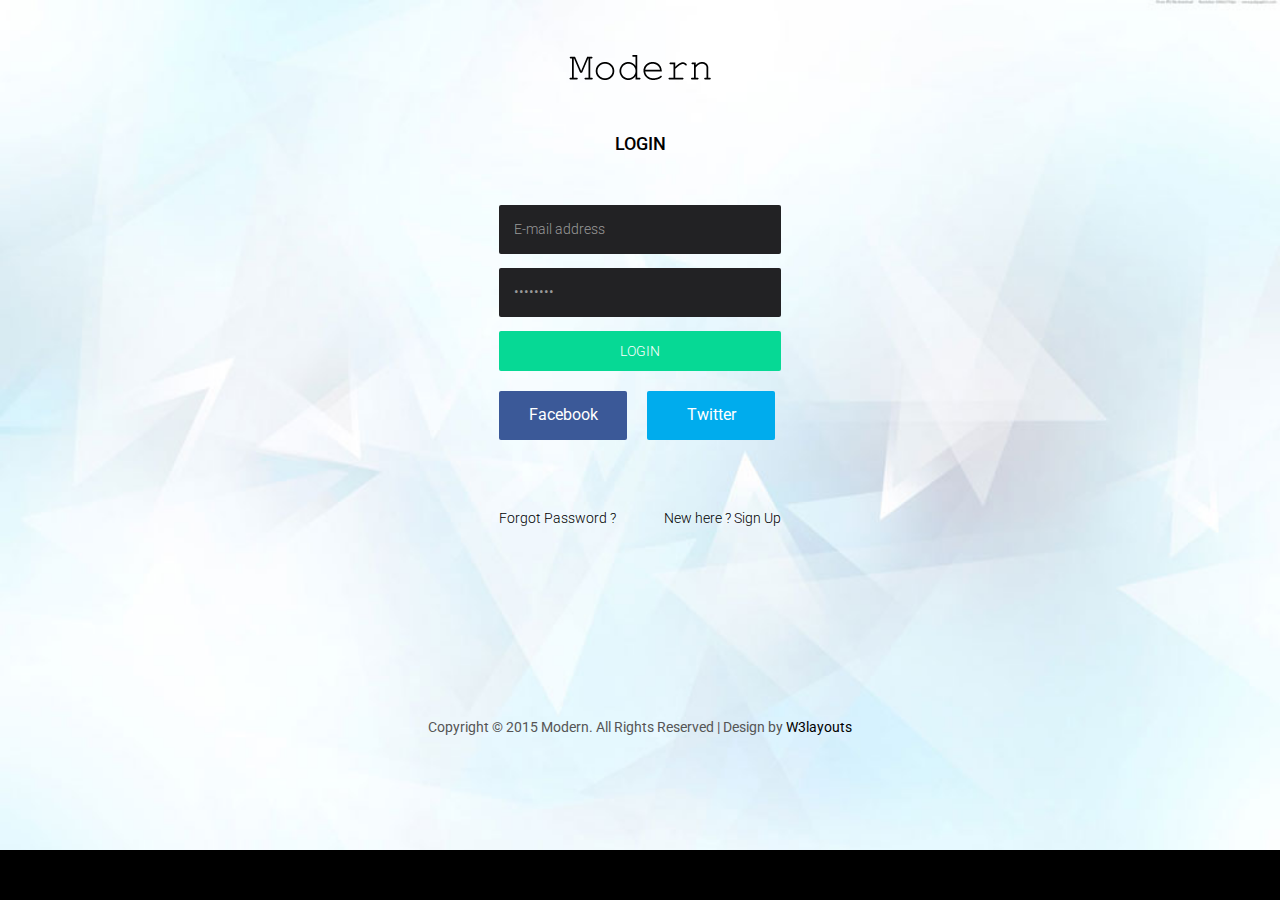
<file: game/admin/login.html>
<!--
Author: W3layouts
Author URL: http://w3layouts.com
License: Creative Commons Attribution 3.0 Unported
License URL: http://creativecommons.org/licenses/by/3.0/
-->
<!DOCTYPE HTML>
<html>
<head>
<title>Modern an Admin Panel Category Flat Bootstarp Resposive Website Template | Login :: w3layouts</title>
<meta name="viewport" content="width=device-width, initial-scale=1">
<meta http-equiv="Content-Type" content="text/html; charset=utf-8" />
<meta name="keywords" content="Modern Responsive web template, Bootstrap Web Templates, Flat Web Templates, Andriod Compatible web template, 
Smartphone Compatible web template, free webdesigns for Nokia, Samsung, LG, SonyErricsson, Motorola web design" />
<script type="application/x-javascript"> addEventListener("load", function() { setTimeout(hideURLbar, 0); }, false); function hideURLbar(){ window.scrollTo(0,1); } </script>
 <!-- Bootstrap Core CSS -->
<link href="css/bootstrap.min.css" rel='stylesheet' type='text/css' />
<!-- Custom CSS -->
<link href="css/style.css" rel='stylesheet' type='text/css' />
<link href="css/font-awesome.css" rel="stylesheet"> 
<!-- jQuery -->
<script src="js/jquery.min.js"></script>
<!----webfonts--->
<link href='http://fonts.googleapis.com/css?family=Roboto:400,100,300,500,700,900' rel='stylesheet' type='text/css'>
<!---//webfonts--->  
<!-- Bootstrap Core JavaScript -->
<script src="js/bootstrap.min.js"></script>
</head>
<body id="login">
  <div class="login-logo">
    <a href="index.html"><img src="images/logo.png" alt=""/></a>
  </div>
  <h2 class="form-heading">login</h2>
  <div class="app-cam">
	  <form>
		<input type="text" class="text" value="E-mail address" onfocus="this.value = '';" onblur="if (this.value == '') {this.value = 'E-mail address';}">
		<input type="password" value="Password" onfocus="this.value = '';" onblur="if (this.value == '') {this.value = 'Password';}">
		<div class="submit"><input type="submit" onclick="myFunction()" value="Login"></div>
		<div class="login-social-link">
          <a href="index.html" class="facebook">
              Facebook
          </a>
          <a href="index.html" class="twitter">
              Twitter
          </a>
        </div>
		<ul class="new">
			<li class="new_left"><p><a href="#">Forgot Password ?</a></p></li>
			<li class="new_right"><p class="sign">New here ?<a href="register.html"> Sign Up</a></p></li>
			<div class="clearfix"></div>
		</ul>
	</form>
  </div>
   <div class="copy_layout login">
      <p>Copyright &copy; 2015 Modern. All Rights Reserved | Design by <a href="http://w3layouts.com/" target="_blank">W3layouts</a> </p>
   </div>
</body>
</html>
</file>
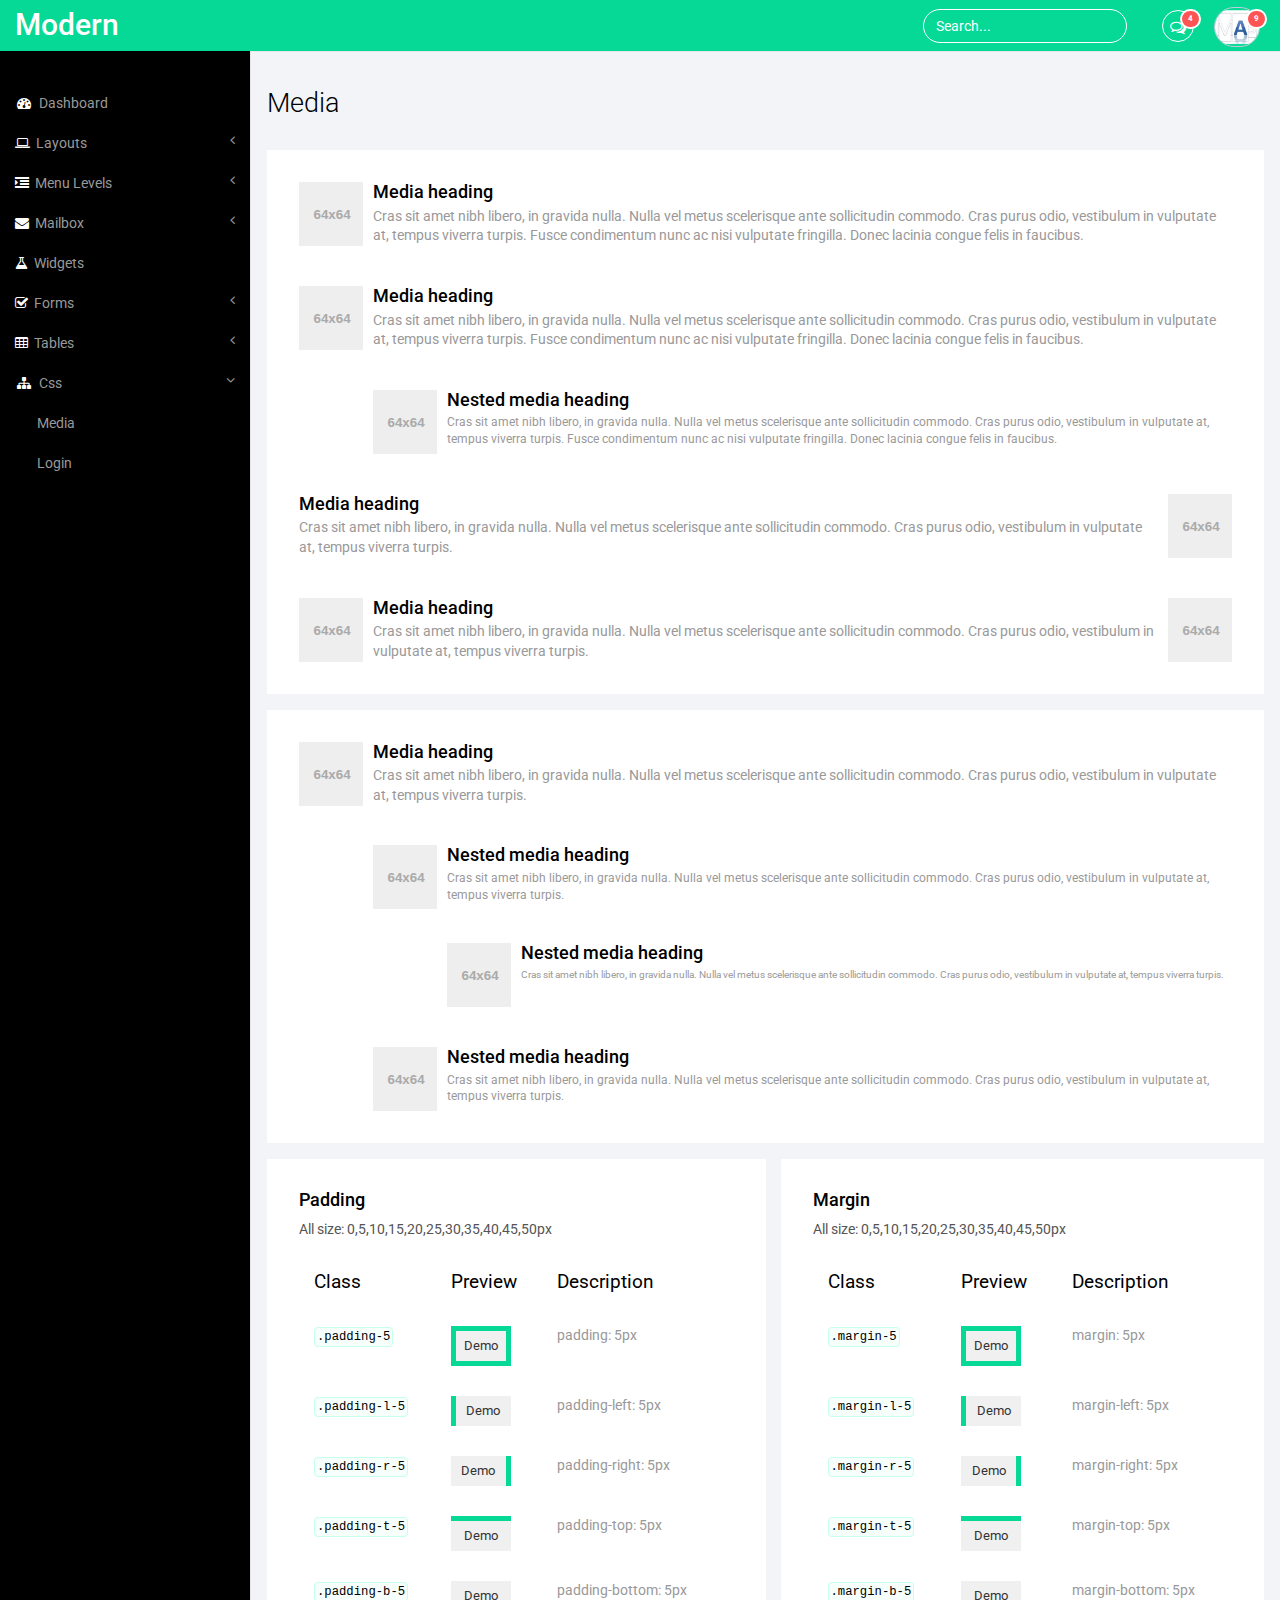
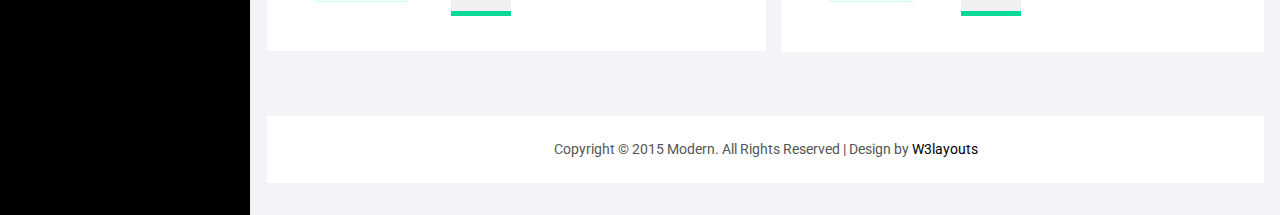
<file: game/admin/media.html>
<!--
Author: W3layouts
Author URL: http://w3layouts.com
License: Creative Commons Attribution 3.0 Unported
License URL: http://creativecommons.org/licenses/by/3.0/
-->
<!DOCTYPE HTML>
<html>
<head>
<title>Modern an Admin Panel Category Flat Bootstarp Resposive Website Template | Media :: w3layouts</title>
<meta name="viewport" content="width=device-width, initial-scale=1">
<meta http-equiv="Content-Type" content="text/html; charset=utf-8" />
<meta name="keywords" content="Modern Responsive web template, Bootstrap Web Templates, Flat Web Templates, Andriod Compatible web template, 
Smartphone Compatible web template, free webdesigns for Nokia, Samsung, LG, SonyErricsson, Motorola web design" />
<script type="application/x-javascript"> addEventListener("load", function() { setTimeout(hideURLbar, 0); }, false); function hideURLbar(){ window.scrollTo(0,1); } </script>
 <!-- Bootstrap Core CSS -->
<link href="css/bootstrap.min.css" rel='stylesheet' type='text/css' />
<!-- Custom CSS -->
<link href="css/style.css" rel='stylesheet' type='text/css' />
<link href="css/font-awesome.css" rel="stylesheet"> 
<!-- jQuery -->
<script src="js/jquery.min.js"></script>
<!----webfonts--->
<link href='http://fonts.googleapis.com/css?family=Roboto:400,100,300,500,700,900' rel='stylesheet' type='text/css'>
<!---//webfonts--->  
<!-- Bootstrap Core JavaScript -->
<script src="js/bootstrap.min.js"></script>
</head>
<body>
<div id="wrapper">
     <!-- Navigation -->
        <nav class="top1 navbar navbar-default navbar-static-top" role="navigation" style="margin-bottom: 0">
            <div class="navbar-header">
                <button type="button" class="navbar-toggle" data-toggle="collapse" data-target=".navbar-collapse">
                    <span class="sr-only">Toggle navigation</span>
                    <span class="icon-bar"></span>
                    <span class="icon-bar"></span>
                    <span class="icon-bar"></span>
                </button>
                <a class="navbar-brand" href="index.html">Modern</a>
            </div>
            <!-- /.navbar-header -->
            <ul class="nav navbar-nav navbar-right">
				<li class="dropdown">
	        		<a href="#" class="dropdown-toggle" data-toggle="dropdown" aria-expanded="false"><i class="fa fa-comments-o"></i><span class="badge">4</span></a>
	        		<ul class="dropdown-menu">
						<li class="dropdown-menu-header">
							<strong>Messages</strong>
							<div class="progress thin">
							  <div class="progress-bar progress-bar-success" role="progressbar" aria-valuenow="40" aria-valuemin="0" aria-valuemax="100" style="width: 40%">
							    <span class="sr-only">40% Complete (success)</span>
							  </div>
							</div>
						</li>
						<li class="avatar">
							<a href="#">
								<img src="images/1.png" alt=""/>
								<div>New message</div>
								<small>1 minute ago</small>
								<span class="label label-info">NEW</span>
							</a>
						</li>
						<li class="avatar">
							<a href="#">
								<img src="images/2.png" alt=""/>
								<div>New message</div>
								<small>1 minute ago</small>
								<span class="label label-info">NEW</span>
							</a>
						</li>
						<li class="avatar">
							<a href="#">
								<img src="images/3.png" alt=""/>
								<div>New message</div>
								<small>1 minute ago</small>
							</a>
						</li>
						<li class="avatar">
							<a href="#">
								<img src="images/4.png" alt=""/>
								<div>New message</div>
								<small>1 minute ago</small>
							</a>
						</li>
						<li class="avatar">
							<a href="#">
								<img src="images/5.png" alt=""/>
								<div>New message</div>
								<small>1 minute ago</small>
							</a>
						</li>
						<li class="avatar">
							<a href="#">
								<img src="images/pic1.png" alt=""/>
								<div>New message</div>
								<small>1 minute ago</small>
							</a>
						</li>
						<li class="dropdown-menu-footer text-center">
							<a href="#">View all messages</a>
						</li>	
	        		</ul>
	      		</li>
			    <li class="dropdown">
	        		<a href="#" class="dropdown-toggle avatar" data-toggle="dropdown"><img src="images/1.png" alt=""/><span class="badge">9</span></a>
	        		<ul class="dropdown-menu">
						<li class="dropdown-menu-header text-center">
							<strong>Account</strong>
						</li>
						<li class="m_2"><a href="#"><i class="fa fa-bell-o"></i> Updates <span class="label label-info">42</span></a></li>
						<li class="m_2"><a href="#"><i class="fa fa-envelope-o"></i> Messages <span class="label label-success">42</span></a></li>
						<li class="m_2"><a href="#"><i class="fa fa-tasks"></i> Tasks <span class="label label-danger">42</span></a></li>
						<li><a href="#"><i class="fa fa-comments"></i> Comments <span class="label label-warning">42</span></a></li>
						<li class="dropdown-menu-header text-center">
							<strong>Settings</strong>
						</li>
						<li class="m_2"><a href="#"><i class="fa fa-user"></i> Profile</a></li>
						<li class="m_2"><a href="#"><i class="fa fa-wrench"></i> Settings</a></li>
						<li class="m_2"><a href="#"><i class="fa fa-usd"></i> Payments <span class="label label-default">42</span></a></li>
						<li class="m_2"><a href="#"><i class="fa fa-file"></i> Projects <span class="label label-primary">42</span></a></li>
						<li class="divider"></li>
						<li class="m_2"><a href="#"><i class="fa fa-shield"></i> Lock Profile</a></li>
						<li class="m_2"><a href="#"><i class="fa fa-lock"></i> Logout</a></li>	
	        		</ul>
	      		</li>
			</ul>
			<form class="navbar-form navbar-right">
              <input type="text" class="form-control" value="Search..." onfocus="this.value = '';" onblur="if (this.value == '') {this.value = 'Search...';}">
            </form>
            <div class="navbar-default sidebar" role="navigation">
                <div class="sidebar-nav navbar-collapse">
                    <ul class="nav" id="side-menu">
                        <li>
                            <a href="index.html"><i class="fa fa-dashboard fa-fw nav_icon"></i>Dashboard</a>
                        </li>
                        <li>
                            <a href="#"><i class="fa fa-laptop nav_icon"></i>Layouts<span class="fa arrow"></span></a>
                            <ul class="nav nav-second-level">
                                <li>
                                    <a href="grids.html">Grid System</a>
                                </li>
                            </ul>
                            <!-- /.nav-second-level -->
                        </li>
                        <li>
                            <a href="#"><i class="fa fa-indent nav_icon"></i>Menu Levels<span class="fa arrow"></span></a>
                            <ul class="nav nav-second-level">
                                <li>
                                    <a href="graphs.html">Graphs</a>
                                </li>
                                <li>
                                    <a href="typography.html">Typography</a>
                                </li>
                            </ul>
                            <!-- /.nav-second-level -->
                        </li>
                        <li>
                            <a href="#"><i class="fa fa-envelope nav_icon"></i>Mailbox<span class="fa arrow"></span></a>
                            <ul class="nav nav-second-level">
                                <li>
                                    <a href="inbox.html">Inbox</a>
                                </li>
                                <li>
                                    <a href="compose.html">Compose email</a>
                                </li>
                            </ul>
                            <!-- /.nav-second-level -->
                        </li>
                        <li>
                            <a href="widgets.html"><i class="fa fa-flask nav_icon"></i>Widgets</a>
                        </li>
                         <li>
                            <a href="#"><i class="fa fa-check-square-o nav_icon"></i>Forms<span class="fa arrow"></span></a>
                            <ul class="nav nav-second-level">
                                <li>
                                    <a href="forms.html">Basic Forms</a>
                                </li>
                                <li>
                                    <a href="validation.html">Validation</a>
                                </li>
                            </ul>
                            <!-- /.nav-second-level -->
                        </li>
                        <li>
                            <a href="#"><i class="fa fa-table nav_icon"></i>Tables<span class="fa arrow"></span></a>
                            <ul class="nav nav-second-level">
                                <li>
                                    <a href="basic_tables.html">Basic Tables</a>
                                </li>
                            </ul>
                            <!-- /.nav-second-level -->
                        </li>
                        <li>
                            <a href="#"><i class="fa fa-sitemap fa-fw nav_icon"></i>Css<span class="fa arrow"></span></a>
                            <ul class="nav nav-second-level">
                                <li>
                                    <a href="media.html">Media</a>
                                </li>
                                <li>
                                    <a href="login.html">Login</a>
                                </li>
                            </ul>
                            <!-- /.nav-second-level -->
                        </li>
                    </ul>
                </div>
                <!-- /.sidebar-collapse -->
            </div>
            <!-- /.navbar-static-side -->
        </nav>
        <div id="page-wrapper">
        <div class="graphs">
	   <div class="widget_head">Media</div>
		   <div class="bs-example5" data-example-id="default-media">
			<div class="media">
			  <div class="media-left">
			    <a href="#">
			      <img class="media-object" data-src="holder.js/64x64" alt="64x64" src="[data-uri]" data-holder-rendered="true" style="width: 64px; height: 64px;">
			    </a>
			  </div>
			  <div class="media-body">
			    <h4 class="media-heading">Media heading</h4>
			    Cras sit amet nibh libero, in gravida nulla. Nulla vel metus scelerisque ante sollicitudin commodo. Cras purus odio, vestibulum in vulputate at, tempus viverra turpis. Fusce condimentum nunc ac nisi vulputate fringilla. Donec lacinia congue felis in faucibus.
			  </div>
			  <div class="clearfix"> </div>
			</div>
			<div class="media">
			  <div class="media-left">
			    <a href="#">
			      <img class="media-object" data-src="holder.js/64x64" alt="64x64" src="[data-uri]" data-holder-rendered="true" style="width: 64px; height: 64px;">
			    </a>
			  </div>
			  <div class="media-body">
			    <h4 class="media-heading">Media heading</h4>
			    Cras sit amet nibh libero, in gravida nulla. Nulla vel metus scelerisque ante sollicitudin commodo. Cras purus odio, vestibulum in vulputate at, tempus viverra turpis. Fusce condimentum nunc ac nisi vulputate fringilla. Donec lacinia congue felis in faucibus.
			    <div class="media">
			      <div class="media-left">
			        <a href="#">
			          <img class="media-object" data-src="holder.js/64x64" alt="64x64" src="[data-uri]" data-holder-rendered="true" style="width: 64px; height: 64px;">
			        </a>
			      </div>
			      <div class="media-body">
			        <h4 class="media-heading">Nested media heading</h4>
			        Cras sit amet nibh libero, in gravida nulla. Nulla vel metus scelerisque ante sollicitudin commodo. Cras purus odio, vestibulum in vulputate at, tempus viverra turpis. Fusce condimentum nunc ac nisi vulputate fringilla. Donec lacinia congue felis in faucibus.
			      </div>
			    </div>
			  </div>
			</div>
			<div class="media">
			  <div class="media-body">
			    <h4 class="media-heading">Media heading</h4>
			    Cras sit amet nibh libero, in gravida nulla. Nulla vel metus scelerisque ante sollicitudin commodo. Cras purus odio, vestibulum in vulputate at, tempus viverra turpis.
			  </div>
			  <div class="media-right">
			    <a href="#">
			      <img class="media-object" data-src="holder.js/64x64" alt="64x64" src="[data-uri]" data-holder-rendered="true" style="width: 64px; height: 64px;">
			    </a>
			  </div>
			  <div class="clearfix"> </div>
			</div>
			<div class="media">
			  <div class="media-left">
			    <a href="#">
			      <img class="media-object" data-src="holder.js/64x64" alt="64x64" src="[data-uri]" data-holder-rendered="true" style="width: 64px; height: 64px;">
			    </a>
			  </div>
			  <div class="media-body">
			    <h4 class="media-heading">Media heading</h4>
			    Cras sit amet nibh libero, in gravida nulla. Nulla vel metus scelerisque ante sollicitudin commodo. Cras purus odio, vestibulum in vulputate at, tempus viverra turpis.
			  </div>
			  <div class="media-right">
			    <a href="#">
			      <img class="media-object" data-src="holder.js/64x64" alt="64x64" src="[data-uri]" data-holder-rendered="true" style="width: 64px; height: 64px;">
			    </a>
			  </div>
			</div>
			  </div>
			   <div class="bs-example5 example_6" data-example-id="media-list">
			<ul class="media-list">
			  <li class="media">
			    <div class="media-left">
			      <a href="#">
			        <img class="media-object" data-src="holder.js/64x64" alt="64x64" src="[data-uri]" data-holder-rendered="true" style="width: 64px; height: 64px;">
			      </a>
			    </div>
			    <div class="media-body">
			      <h4 class="media-heading">Media heading</h4>
			      <p>Cras sit amet nibh libero, in gravida nulla. Nulla vel metus scelerisque ante sollicitudin commodo. Cras purus odio, vestibulum in vulputate at, tempus viverra turpis.</p>
			      <!-- Nested media object -->
			      <div class="media">
			        <div class="media-left">
			          <a href="#">
			            <img class="media-object" data-src="holder.js/64x64" alt="64x64" src="[data-uri]" data-holder-rendered="true" style="width: 64px; height: 64px;">
			          </a>
			        </div>
			        <div class="media-body">
			          <h4 class="media-heading">Nested media heading</h4>
			          Cras sit amet nibh libero, in gravida nulla. Nulla vel metus scelerisque ante sollicitudin commodo. Cras purus odio, vestibulum in vulputate at, tempus viverra turpis.
			          <!-- Nested media object -->
			          <div class="media">
			            <div class="media-left">
			              <a href="#">
			                <img class="media-object" data-src="holder.js/64x64" alt="64x64" src="[data-uri]" data-holder-rendered="true" style="width: 64px; height: 64px;">
			              </a>
			            </div>
			            <div class="media-body">
			              <h4 class="media-heading">Nested media heading</h4>
			              Cras sit amet nibh libero, in gravida nulla. Nulla vel metus scelerisque ante sollicitudin commodo. Cras purus odio, vestibulum in vulputate at, tempus viverra turpis.
			            </div>
			          </div>
			        </div>
			      </div>
			      <!-- Nested media object -->
			      <div class="media">
			        <div class="media-left">
			          <a href="#">
			            <img class="media-object" data-src="holder.js/64x64" alt="64x64" src="[data-uri]" data-holder-rendered="true" style="width: 64px; height: 64px;">
			          </a>
			        </div>
			        <div class="media-body">
			          <h4 class="media-heading">Nested media heading</h4>
			          Cras sit amet nibh libero, in gravida nulla. Nulla vel metus scelerisque ante sollicitudin commodo. Cras purus odio, vestibulum in vulputate at, tempus viverra turpis.
			        </div>
			      </div>
			    </div>
			  </li>
			</ul>
			  </div>
	    <div class="media_1">
	      <div class="col-md-6 media_1-left">
           <div class="panel_2">
             <h3>Padding</h3>
             <p>All size: 0,5,10,15,20,25,30,35,40,45,50px</p>
              <table class="table table-hover">
                <thead>
                  <tr>
                    <td class="head">Class</td>
                    <td class="head">Preview</td>
                    <td class="head">Description</td>
                  </tr>
                </thead>
                <tbody>
                  <tr>
                    <td><code>.padding-5</code></td>
                    <td>
                      <div class="demolayout padding-5">
                        <div class="demobox">Demo</div>
                      </div>
                    </td>
                    <td>padding: 5px</td>
                  </tr>
                  <tr>
                    <td><code>.padding-l-5</code></td>
                    <td>
                      <div class="demolayout padding-l-5">
                        <div class="demobox">Demo</div>
                      </div>
                    </td>
                    <td>padding-left: 5px</td>
                  </tr>
                  <tr>
                    <td><code>.padding-r-5</code></td>
                    <td>
                      <div class="demolayout padding-r-5">
                        <div class="demobox">Demo</div>
                      </div>
                    </td>
                    <td>padding-right: 5px</td>
                  </tr>
                  <tr>
                    <td><code>.padding-t-5</code></td>
                    <td>
                      <div class="demolayout padding-t-5">
                        <div class="demobox">Demo</div>
                      </div>
                    </td>
                    <td>padding-top: 5px</td>
                  </tr>
                  <tr>
                    <td><code>.padding-b-5</code></td>
                    <td>
                      <div class="demolayout padding-b-5">
                        <div class="demobox">Demo</div>
                      </div>
                    </td>
                    <td>padding-bottom: 5px</td>
                  </tr>
                </tbody>
              </table>
           </div>
       </div>
       <div class="col-md-6 media_1-right">
           <div class="panel_2 panel_3">
             <h3>Margin</h3>
             <p>All size: 0,5,10,15,20,25,30,35,40,45,50px</p>
              <table class="table table-hover">
                <thead>
                  <tr>
                    <td class="head">Class</td>
                    <td class="head">Preview</td>
                    <td class="head">Description</td>
                  </tr>
                </thead>
                <tbody>
                  <tr>
                    <td><code>.margin-5</code></td>
                    <td>
                      <div class="demolayout padding-5">
                        <div class="demobox">Demo</div>
                      </div>
                    </td>
                    <td>margin: 5px</td>
                  </tr>
                  <tr>
                    <td><code>.margin-l-5</code></td>
                    <td>
                      <div class="demolayout padding-l-5">
                        <div class="demobox">Demo</div>
                      </div>
                    </td>
                    <td>margin-left: 5px</td>
                  </tr>
                  <tr>
                    <td><code>.margin-r-5</code></td>
                    <td>
                      <div class="demolayout padding-r-5">
                        <div class="demobox">Demo</div>
                      </div>
                    </td>
                    <td>margin-right: 5px</td>
                  </tr>
                  <tr>
                    <td><code>.margin-t-5</code></td>
                    <td>
                      <div class="demolayout padding-t-5">
                        <div class="demobox">Demo</div>
                      </div>
                    </td>
                    <td>margin-top: 5px</td>
                  </tr>
                  <tr>
                    <td><code>.margin-b-5</code></td>
                    <td>
                      <div class="demolayout padding-b-5">
                        <div class="demobox">Demo</div>
                      </div>
                    </td>
                    <td>margin-bottom: 5px</td>
                  </tr>
                </tbody>
              </table>
           </div>
       </div>
       <div class="clearfix"> </div>
	    </div>   
	    <div class="copy_layout">
         <p>Copyright © 2015 Modern. All Rights Reserved | Design by <a href="http://w3layouts.com/" target="_blank">W3layouts</a> </p>
        </div>	
    </div>
      </div>
      <!-- /#page-wrapper -->
   </div>
    <!-- /#wrapper -->
<!-- Nav CSS -->
<link href="css/custom.css" rel="stylesheet">
<!-- Metis Menu Plugin JavaScript -->
<script src="js/metisMenu.min.js"></script>
<script src="js/custom.js"></script>
</body>
</html>
</file>
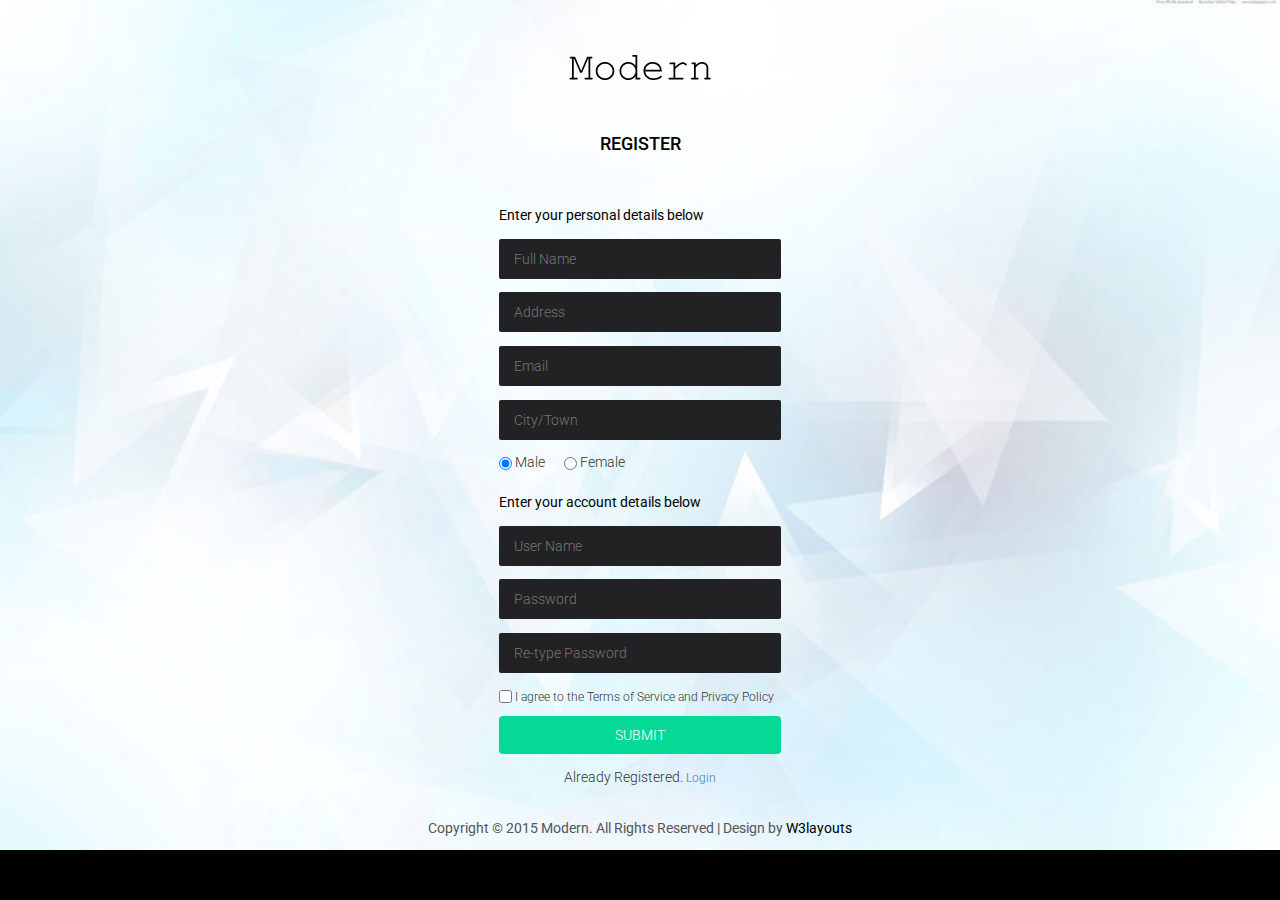
<file: game/admin/register.html>
<!--
Author: W3layouts
Author URL: http://w3layouts.com
License: Creative Commons Attribution 3.0 Unported
License URL: http://creativecommons.org/licenses/by/3.0/
-->
<!DOCTYPE HTML>
<html>
<head>
<title>Modern an Admin Panel Category Flat Bootstarp Resposive Website Template | Register :: w3layouts</title>
<meta name="viewport" content="width=device-width, initial-scale=1">
<meta http-equiv="Content-Type" content="text/html; charset=utf-8" />
<meta name="keywords" content="Modern Responsive web template, Bootstrap Web Templates, Flat Web Templates, Andriod Compatible web template, 
Smartphone Compatible web template, free webdesigns for Nokia, Samsung, LG, SonyErricsson, Motorola web design" />
<script type="application/x-javascript"> addEventListener("load", function() { setTimeout(hideURLbar, 0); }, false); function hideURLbar(){ window.scrollTo(0,1); } </script>
 <!-- Bootstrap Core CSS -->
<link href="css/bootstrap.min.css" rel='stylesheet' type='text/css' />
<!-- Custom CSS -->
<link href="css/style.css" rel='stylesheet' type='text/css' />
<link href="css/font-awesome.css" rel="stylesheet"> 
<!-- jQuery -->
<script src="js/jquery.min.js"></script>
<!----webfonts--->
<link href='http://fonts.googleapis.com/css?family=Roboto:400,100,300,500,700,900' rel='stylesheet' type='text/css'>
<!---//webfonts--->  
<!-- Bootstrap Core JavaScript -->
<script src="js/bootstrap.min.js"></script>
</head>
<body id="login">
  <div class="login-logo">
    <a href="index.html"><img src="images/logo.png" alt=""/></a>
  </div>
  <h2 class="form-heading">Register</h2>
  <form class="form-signin app-cam" action="index.html">
      <p>Enter your personal details below</p>
      <input type="text" class="form-control1" placeholder="Full Name" autofocus="">
      <input type="text" class="form-control1" placeholder="Address" autofocus="">
      <input type="text" class="form-control1" placeholder="Email" autofocus="">
      <input type="text" class="form-control1" placeholder="City/Town" autofocus="">
      <div class="radios">
        <label for="radio-01" class="label_radio">
            <input type="radio" checked=""> Male
        </label>
        <label for="radio-02" class="label_radio">
            <input type="radio"> Female
        </label>
	  </div>
	  <p> Enter your account details below</p>
      <input type="text" class="form-control1" placeholder="User Name" autofocus="">
      <input type="password" class="form-control1" placeholder="Password">
      <input type="password" class="form-control1" placeholder="Re-type Password">
      <label class="checkbox-custom check-success">
          <input type="checkbox" value="agree this condition" id="checkbox1"> <label for="checkbox1">I agree to the Terms of Service and Privacy Policy</label>
      </label>
      <button class="btn btn-lg btn-success1 btn-block" type="submit">Submit</button>
      <div class="registration">
          Already Registered.
          <a class="" href="login.html">
              Login
          </a>
      </div>
  </form>
   <div class="copy_layout login register">
      <p>Copyright &copy; 2015 Modern. All Rights Reserved | Design by <a href="http://w3layouts.com/" target="_blank">W3layouts</a> </p>
   </div>
</body>
</html>
</file>
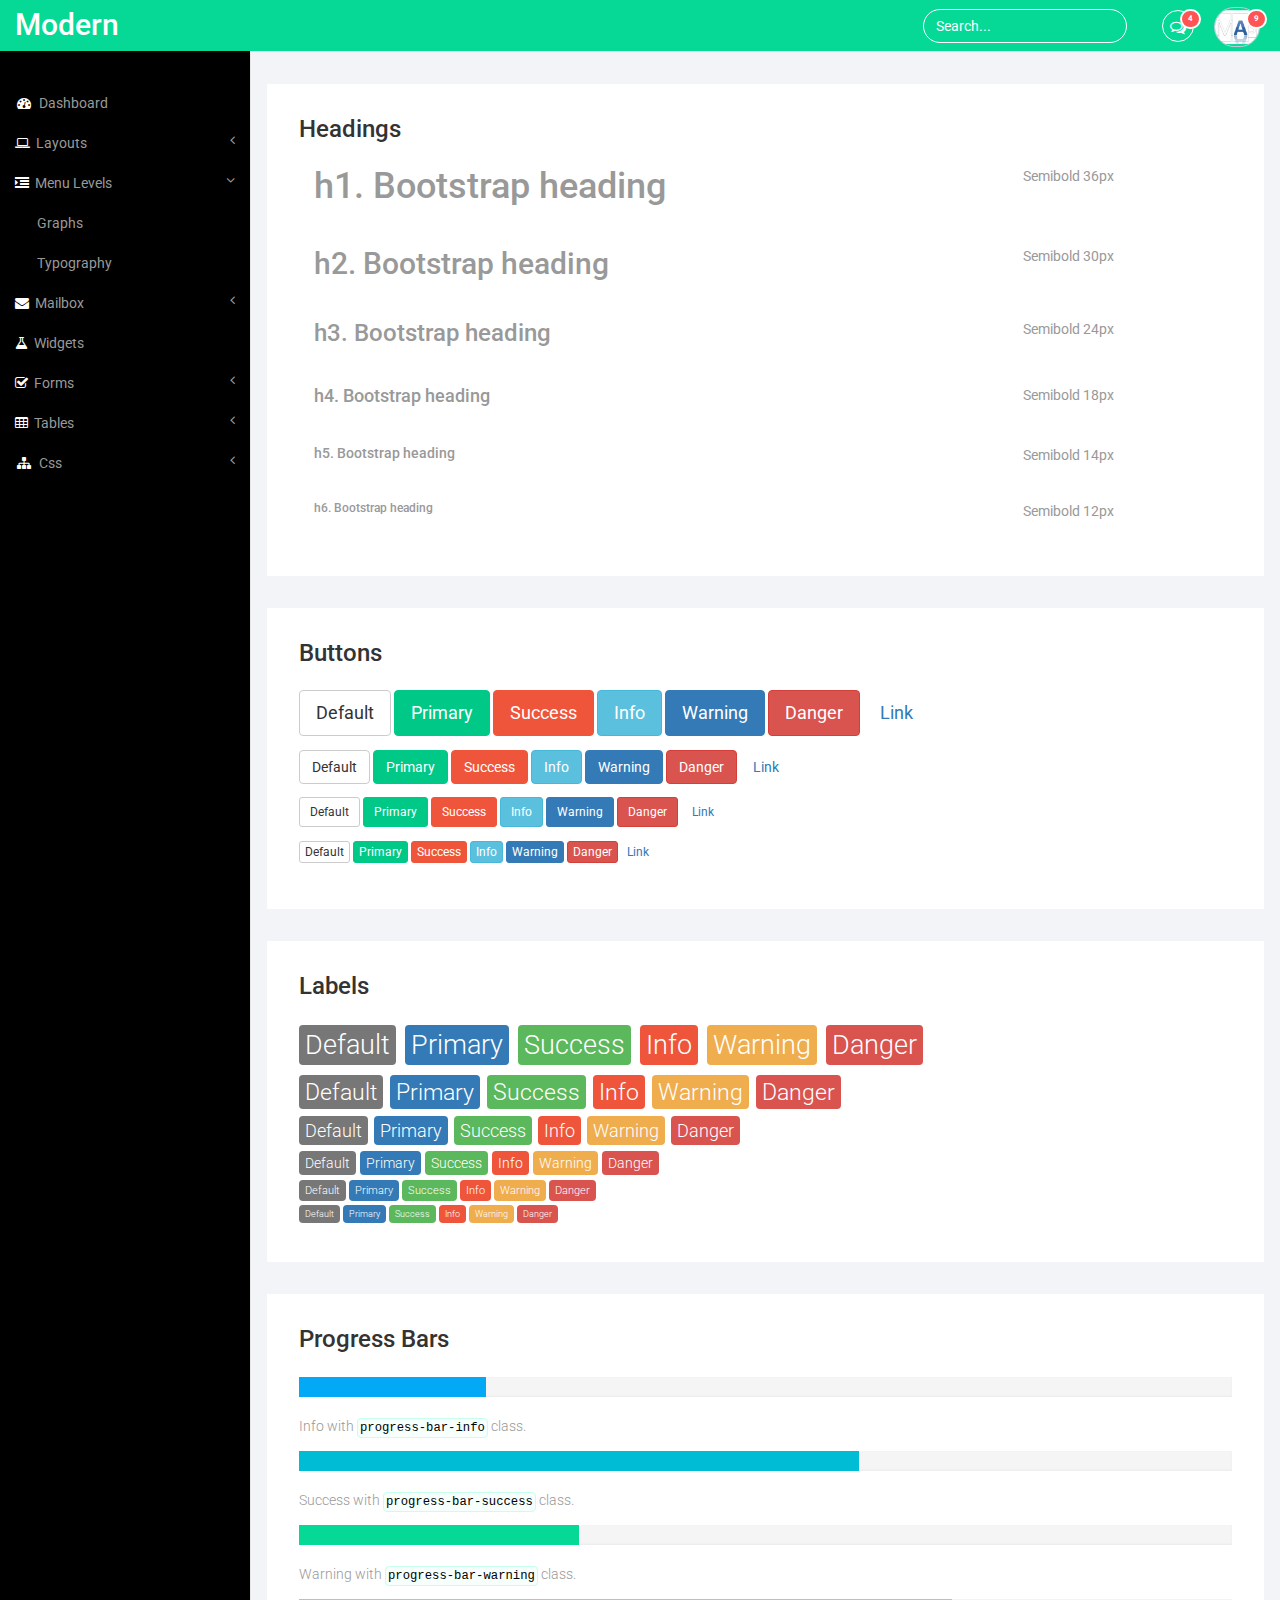
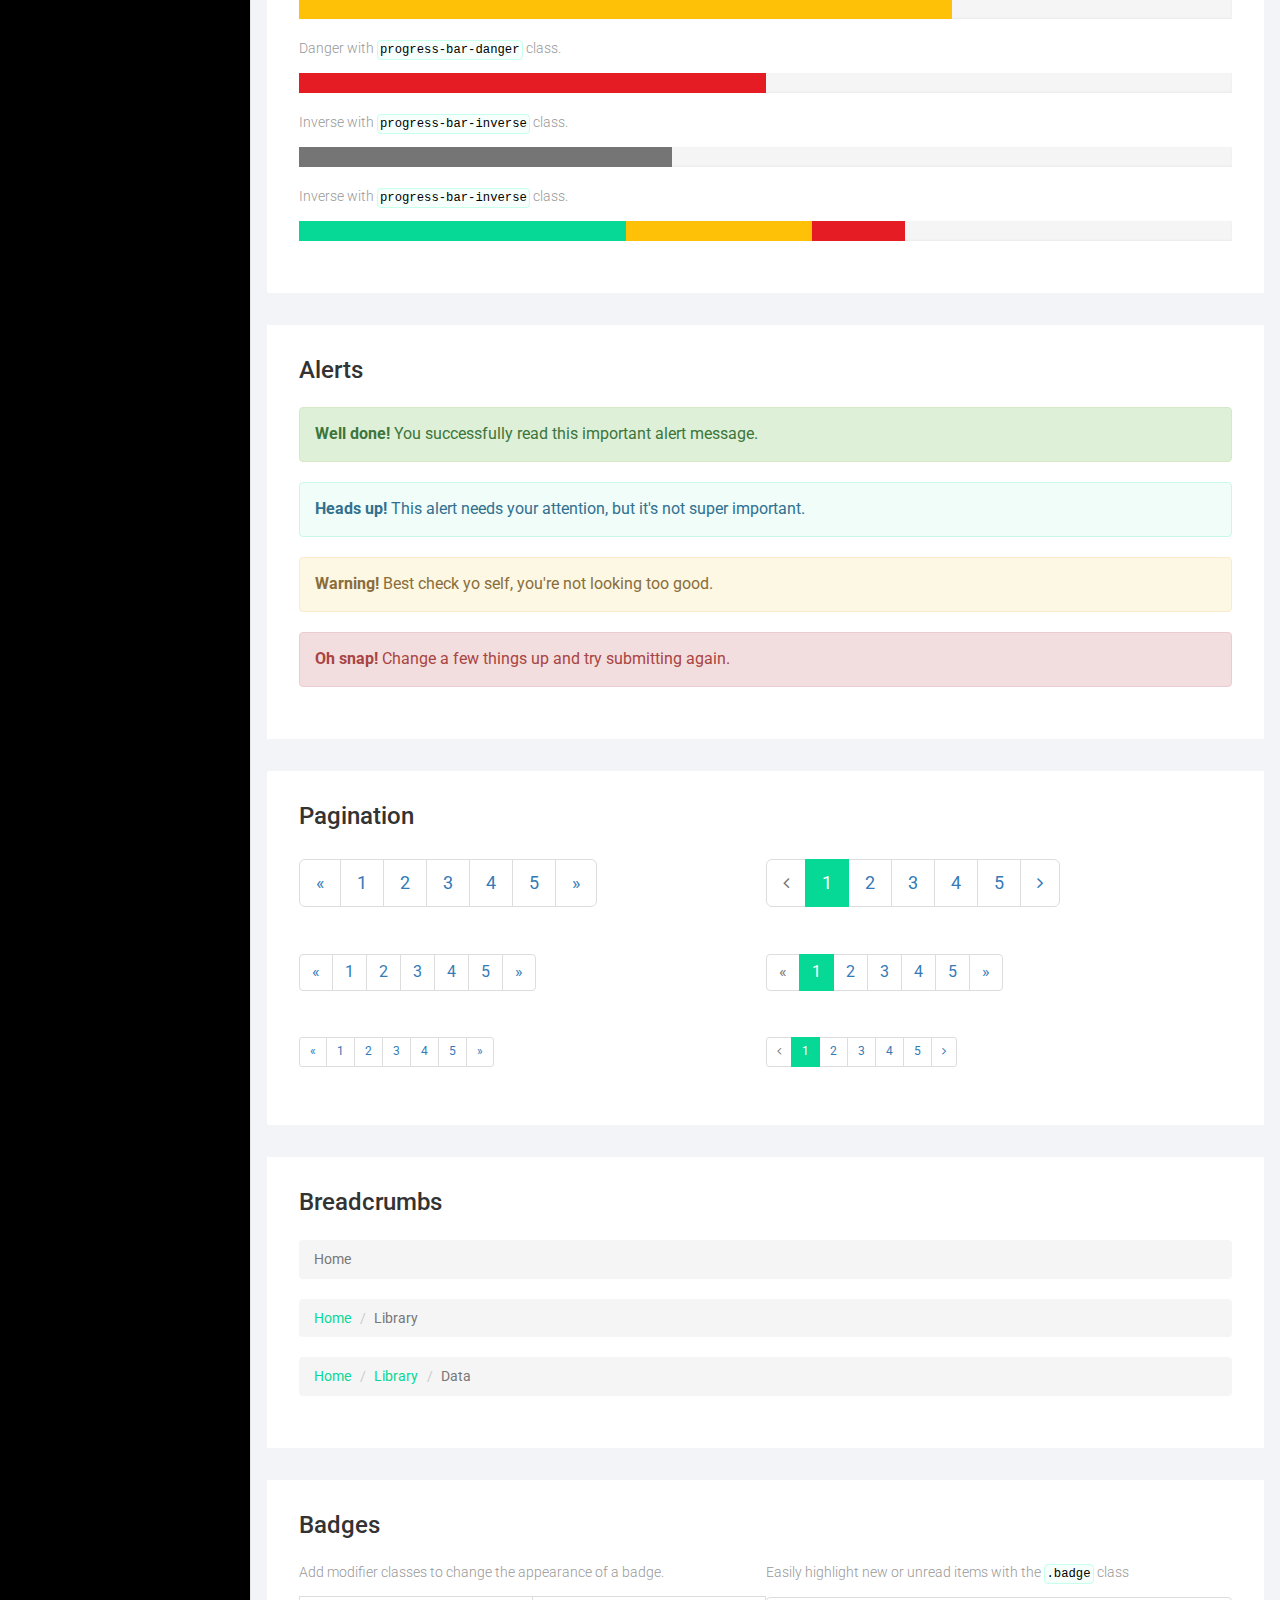
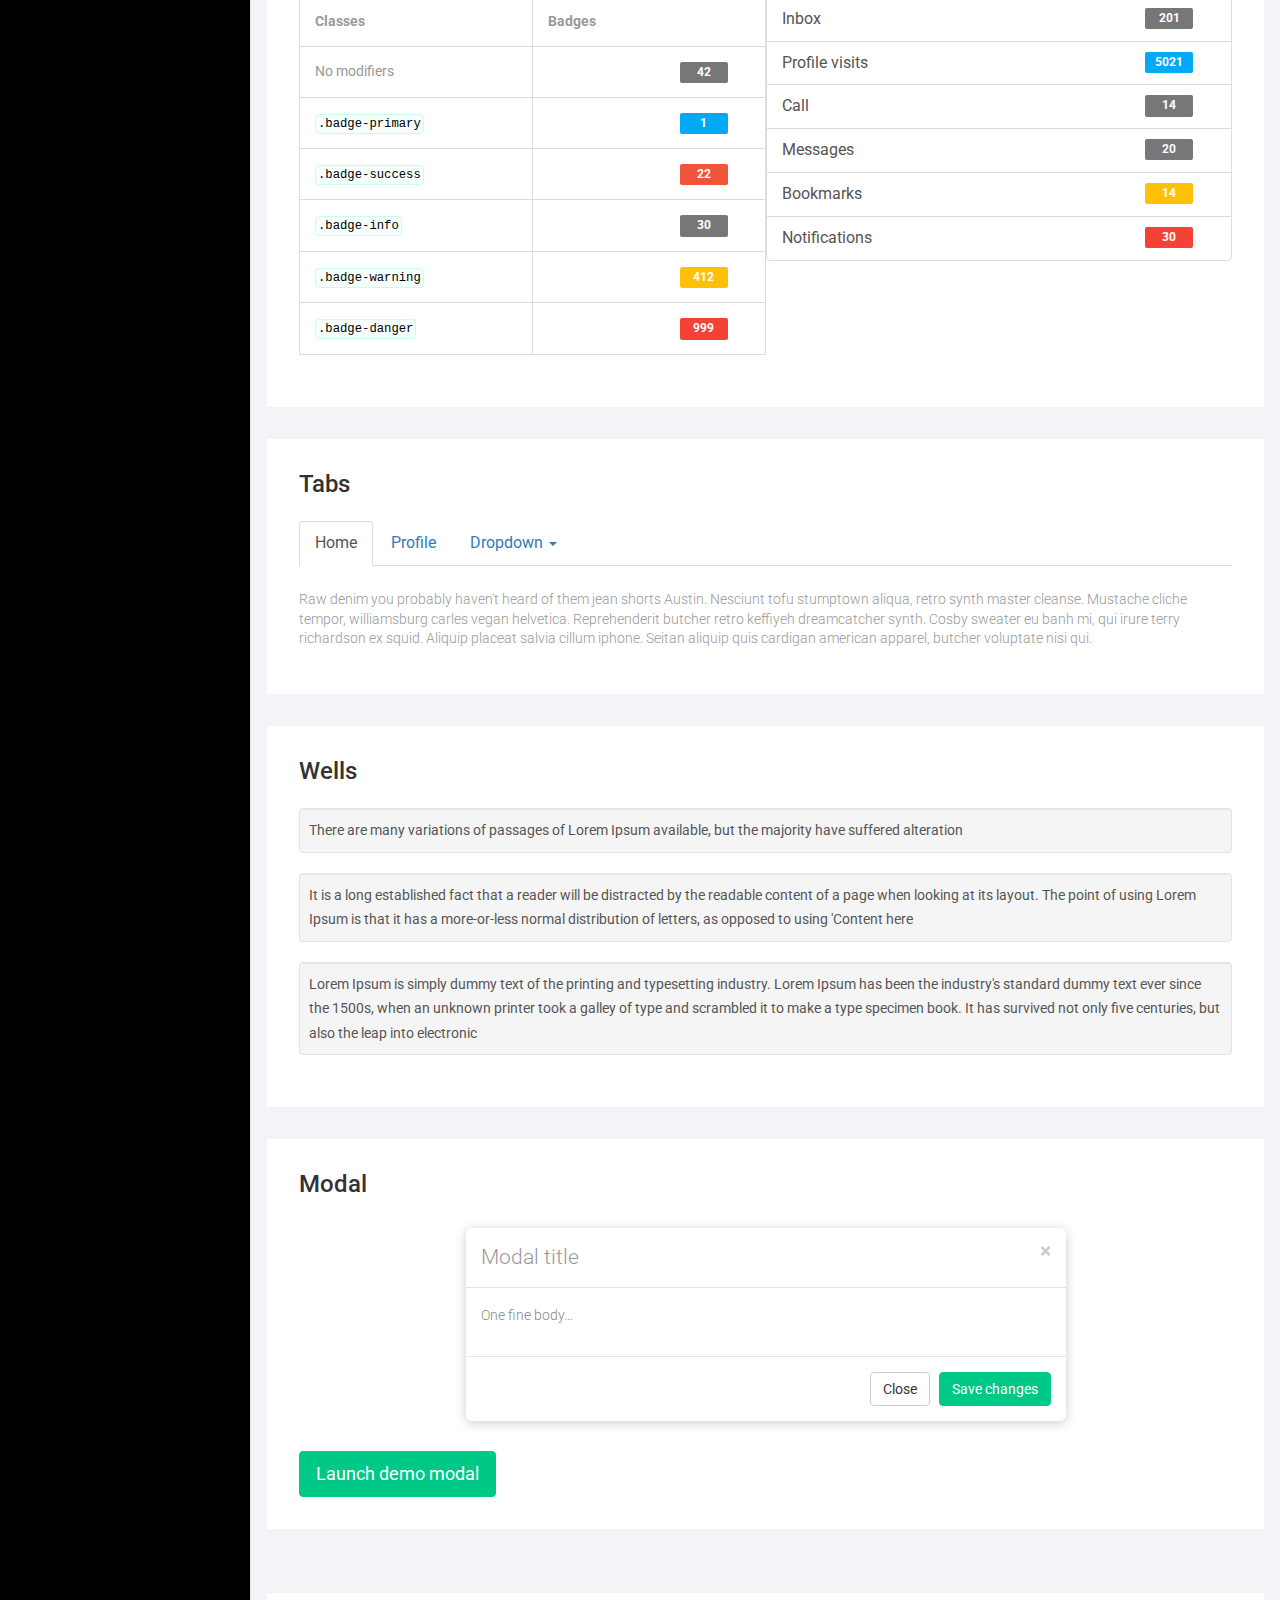
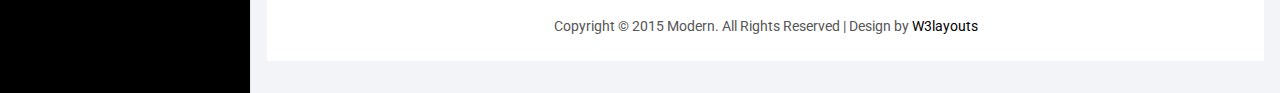
<file: game/admin/typography.html>
<!--
Author: W3layouts
Author URL: http://w3layouts.com
License: Creative Commons Attribution 3.0 Unported
License URL: http://creativecommons.org/licenses/by/3.0/
-->
<!DOCTYPE HTML>
<html>
<head>
<title>Modern an Admin Panel Category Flat Bootstarp Resposive Website Template | Typography :: w3layouts</title>
<meta name="viewport" content="width=device-width, initial-scale=1">
<meta http-equiv="Content-Type" content="text/html; charset=utf-8" />
<meta name="keywords" content="Modern Responsive web template, Bootstrap Web Templates, Flat Web Templates, Andriod Compatible web template, 
Smartphone Compatible web template, free webdesigns for Nokia, Samsung, LG, SonyErricsson, Motorola web design" />
<script type="application/x-javascript"> addEventListener("load", function() { setTimeout(hideURLbar, 0); }, false); function hideURLbar(){ window.scrollTo(0,1); } </script>
 <!-- Bootstrap Core CSS -->
<link href="css/bootstrap.min.css" rel='stylesheet' type='text/css' />
<!-- Custom CSS -->
<link href="css/style.css" rel='stylesheet' type='text/css' />
<link href="css/font-awesome.css" rel="stylesheet"> 
<!-- jQuery -->
<script src="js/jquery.min.js"></script>
<!----webfonts--->
<link href='http://fonts.googleapis.com/css?family=Roboto:400,100,300,500,700,900' rel='stylesheet' type='text/css'>
<!---//webfonts--->  
<!-- Bootstrap Core JavaScript -->
<script src="js/bootstrap.min.js"></script>
</head>
<body>
<div id="wrapper">
     <!-- Navigation -->
        <nav class="top1 navbar navbar-default navbar-static-top" role="navigation" style="margin-bottom: 0">
            <div class="navbar-header">
                <button type="button" class="navbar-toggle" data-toggle="collapse" data-target=".navbar-collapse">
                    <span class="sr-only">Toggle navigation</span>
                    <span class="icon-bar"></span>
                    <span class="icon-bar"></span>
                    <span class="icon-bar"></span>
                </button>
                <a class="navbar-brand" href="index.html">Modern</a>
            </div>
            <!-- /.navbar-header -->
            <ul class="nav navbar-nav navbar-right">
				<li class="dropdown">
	        		<a href="#" class="dropdown-toggle" data-toggle="dropdown" aria-expanded="false"><i class="fa fa-comments-o"></i><span class="badge">4</span></a>
	        		<ul class="dropdown-menu">
						<li class="dropdown-menu-header">
							<strong>Messages</strong>
							<div class="progress thin">
							  <div class="progress-bar progress-bar-success" role="progressbar" aria-valuenow="40" aria-valuemin="0" aria-valuemax="100" style="width: 40%">
							    <span class="sr-only">40% Complete (success)</span>
							  </div>
							</div>
						</li>
						<li class="avatar">
							<a href="#">
								<img src="images/1.png" alt=""/>
								<div>New message</div>
								<small>1 minute ago</small>
								<span class="label label-info">NEW</span>
							</a>
						</li>
						<li class="avatar">
							<a href="#">
								<img src="images/2.png" alt=""/>
								<div>New message</div>
								<small>1 minute ago</small>
								<span class="label label-info">NEW</span>
							</a>
						</li>
						<li class="avatar">
							<a href="#">
								<img src="images/3.png" alt=""/>
								<div>New message</div>
								<small>1 minute ago</small>
							</a>
						</li>
						<li class="avatar">
							<a href="#">
								<img src="images/4.png" alt=""/>
								<div>New message</div>
								<small>1 minute ago</small>
							</a>
						</li>
						<li class="avatar">
							<a href="#">
								<img src="images/5.png" alt=""/>
								<div>New message</div>
								<small>1 minute ago</small>
							</a>
						</li>
						<li class="avatar">
							<a href="#">
								<img src="images/pic1.png" alt=""/>
								<div>New message</div>
								<small>1 minute ago</small>
							</a>
						</li>
						<li class="dropdown-menu-footer text-center">
							<a href="#">View all messages</a>
						</li>	
	        		</ul>
	      		</li>
			    <li class="dropdown">
	        		<a href="#" class="dropdown-toggle avatar" data-toggle="dropdown"><img src="images/1.png" alt=""/><span class="badge">9</span></a>
	        		<ul class="dropdown-menu">
						<li class="dropdown-menu-header text-center">
							<strong>Account</strong>
						</li>
						<li class="m_2"><a href="#"><i class="fa fa-bell-o"></i> Updates <span class="label label-info">42</span></a></li>
						<li class="m_2"><a href="#"><i class="fa fa-envelope-o"></i> Messages <span class="label label-success">42</span></a></li>
						<li class="m_2"><a href="#"><i class="fa fa-tasks"></i> Tasks <span class="label label-danger">42</span></a></li>
						<li><a href="#"><i class="fa fa-comments"></i> Comments <span class="label label-warning">42</span></a></li>
						<li class="dropdown-menu-header text-center">
							<strong>Settings</strong>
						</li>
						<li class="m_2"><a href="#"><i class="fa fa-user"></i> Profile</a></li>
						<li class="m_2"><a href="#"><i class="fa fa-wrench"></i> Settings</a></li>
						<li class="m_2"><a href="#"><i class="fa fa-usd"></i> Payments <span class="label label-default">42</span></a></li>
						<li class="m_2"><a href="#"><i class="fa fa-file"></i> Projects <span class="label label-primary">42</span></a></li>
						<li class="divider"></li>
						<li class="m_2"><a href="#"><i class="fa fa-shield"></i> Lock Profile</a></li>
						<li class="m_2"><a href="#"><i class="fa fa-lock"></i> Logout</a></li>	
	        		</ul>
	      		</li>
			</ul>
			<form class="navbar-form navbar-right">
              <input type="text" class="form-control" value="Search..." onfocus="this.value = '';" onblur="if (this.value == '') {this.value = 'Search...';}">
            </form>
            <div class="navbar-default sidebar" role="navigation">
                <div class="sidebar-nav navbar-collapse">
                    <ul class="nav" id="side-menu">
                        <li>
                            <a href="index.html"><i class="fa fa-dashboard fa-fw nav_icon"></i>Dashboard</a>
                        </li>
                        <li>
                            <a href="#"><i class="fa fa-laptop nav_icon"></i>Layouts<span class="fa arrow"></span></a>
                            <ul class="nav nav-second-level">
                                <li>
                                    <a href="grids.html">Grid System</a>
                                </li>
                            </ul>
                            <!-- /.nav-second-level -->
                        </li>
                        <li>
                            <a href="#"><i class="fa fa-indent nav_icon"></i>Menu Levels<span class="fa arrow"></span></a>
                            <ul class="nav nav-second-level">
                                <li>
                                    <a href="graphs.html">Graphs</a>
                                </li>
                                <li>
                                    <a href="typography.html">Typography</a>
                                </li>
                            </ul>
                            <!-- /.nav-second-level -->
                        </li>
                        <li>
                            <a href="#"><i class="fa fa-envelope nav_icon"></i>Mailbox<span class="fa arrow"></span></a>
                            <ul class="nav nav-second-level">
                                <li>
                                    <a href="inbox.html">Inbox</a>
                                </li>
                                <li>
                                    <a href="compose.html">Compose email</a>
                                </li>
                            </ul>
                            <!-- /.nav-second-level -->
                        </li>
                        <li>
                            <a href="widgets.html"><i class="fa fa-flask nav_icon"></i>Widgets</a>
                        </li>
                         <li>
                            <a href="#"><i class="fa fa-check-square-o nav_icon"></i>Forms<span class="fa arrow"></span></a>
                            <ul class="nav nav-second-level">
                                <li>
                                    <a href="forms.html">Basic Forms</a>
                                </li>
                                <li>
                                    <a href="validation.html">Validation</a>
                                </li>
                            </ul>
                            <!-- /.nav-second-level -->
                        </li>
                        <li>
                            <a href="#"><i class="fa fa-table nav_icon"></i>Tables<span class="fa arrow"></span></a>
                            <ul class="nav nav-second-level">
                                <li>
                                    <a href="basic_tables.html">Basic Tables</a>
                                </li>
                            </ul>
                            <!-- /.nav-second-level -->
                        </li>
                        <li>
                            <a href="#"><i class="fa fa-sitemap fa-fw nav_icon"></i>Css<span class="fa arrow"></span></a>
                            <ul class="nav nav-second-level">
                                <li>
                                    <a href="media.html">Media</a>
                                </li>
                                <li>
                                    <a href="login.html">Login</a>
                                </li>
                            </ul>
                            <!-- /.nav-second-level -->
                        </li>
                    </ul>
                </div>
                <!-- /.sidebar-collapse -->
            </div>
            <!-- /.navbar-static-side -->
        </nav>
        <div id="page-wrapper">
        <div class="graphs">
  <div class="grid_3 grid_4">
  <h3>Headings</h3>
  <div class="bs-example">
    <table class="table">
      <tbody>
        <tr>
          <td><h1 id="h1">h1. Bootstrap heading<a class="anchorjs-link" href="#h1.-bootstrap-heading"><span class="anchorjs-icon"></span></a></h1></td>
          <td class="type-info">Semibold 36px</td>
        </tr>
        <tr>
          <td><h2 id="h2">h2. Bootstrap heading<a class="anchorjs-link" href="#h2.-bootstrap-heading"><span class="anchorjs-icon"></span></a></h2></td>
          <td class="type-info">Semibold 30px</td>
        </tr>
        <tr>
          <td><h3 id="h3">h3. Bootstrap heading<a class="anchorjs-link" href="#h3.-bootstrap-heading"><span class="anchorjs-icon"></span></a></h3></td>
          <td class="type-info">Semibold 24px</td>
        </tr>
        <tr>
          <td><h4 id="h4">h4. Bootstrap heading<a class="anchorjs-link" href="#h4.-bootstrap-heading"><span class="anchorjs-icon"></span></a></h4></td>
          <td class="type-info">Semibold 18px</td>
        </tr>
        <tr>
          <td><h5 id="h5.-bootstrap-heading">h5. Bootstrap heading<a class="anchorjs-link" href="#h5.-bootstrap-heading"><span class="anchorjs-icon"></span></a></h5></td>
          <td class="type-info">Semibold 14px</td>
        </tr>
        <tr>
          <td><h6>h6. Bootstrap heading</h6></td>
          <td class="type-info">Semibold 12px</td>
        </tr>
      </tbody>
    </table>
    </div>
  </div>
  <div class="grid_3 grid_5">
  	<h3>Buttons</h3>
  	 <div class="but_list">
      <p>
        <button type="button" class="btn btn_5 btn-lg btn-default">Default</button>
        <button type="button" class="btn btn_5 btn-lg btn-primary">Primary</button>
        <button type="button" class="btn btn_5 btn-lg btn-success warning_1">Success</button>
        <button type="button" class="btn btn_5 btn-lg btn-info">Info</button>
        <button type="button" class="btn btn_5 btn-lg btn-warning warning_11">Warning</button>
        <button type="button" class="btn btn_5 btn-lg btn-danger">Danger</button>
        <button type="button" class="btn btn_5 btn-lg btn-link">Link</button>
      </p>
      <p>
        <button type="button" class="btn btn-default">Default</button>
        <button type="button" class="btn btn-primary">Primary</button>
        <button type="button" class="btn btn-success warning_2">Success</button>
        <button type="button" class="btn btn-info">Info</button>
        <button type="button" class="btn btn-warning warning_22">Warning</button>
        <button type="button" class="btn btn-danger">Danger</button>
        <button type="button" class="btn btn-link">Link</button>
      </p>
      <p>
        <button type="button" class="btn btn-sm btn-default">Default</button>
        <button type="button" class="btn btn-sm btn-primary">Primary</button>
        <button type="button" class="btn btn-sm btn-success warning_3">Success</button>
        <button type="button" class="btn btn-sm btn-info">Info</button>
        <button type="button" class="btn btn-sm btn-warning warning_33">Warning</button>
        <button type="button" class="btn btn-sm btn-danger">Danger</button>
        <button type="button" class="btn btn-sm btn-link">Link</button>
      </p>
      <p>
        <button type="button" class="btn btn-xs btn-default">Default</button>
        <button type="button" class="btn btn-xs btn-primary">Primary</button>
        <button type="button" class="btn btn-xs btn-success warning_4">Success</button>
        <button type="button" class="btn btn-xs btn-info">Info</button>
        <button type="button" class="btn btn-xs btn-warning warning_44">Warning</button>
        <button type="button" class="btn btn-xs btn-danger">Danger</button>
        <button type="button" class="btn btn-xs btn-link">Link</button>
      </p>
    </div>
  </div>
  <div class="grid_3 grid_5">
  	<h3>Labels</h3>
     <div class="but_list">
      <h1>
        <span class="label btn_6 label-default">Default</span>
        <span class="label btn_6 label-primary">Primary</span>
        <span class="label btn_6 label-success">Success</span>
        <span class="label btn_6 label-info">Info</span>
        <span class="label btn_6 label-warning">Warning</span>
        <span class="label btn_6 label-danger">Danger</span>
      </h1>
      <h2>
        <span class="label btn_7 label-default">Default</span>
        <span class="label btn_7 label-primary">Primary</span>
        <span class="label btn_7 label-success">Success</span>
        <span class="label btn_7 label-info">Info</span>
        <span class="label btn_7 label-warning">Warning</span>
        <span class="label btn_7 label-danger">Danger</span>
      </h2>
      <h3>
        <span class="label label-default">Default</span>
        <span class="label label-primary">Primary</span>
        <span class="label label-success">Success</span>
        <span class="label label-info">Info</span>
        <span class="label label-warning">Warning</span>
        <span class="label label-danger">Danger</span>
      </h3>
      <h4>
        <span class="label label-default">Default</span>
        <span class="label label-primary">Primary</span>
        <span class="label label-success">Success</span>
        <span class="label label-info">Info</span>
        <span class="label label-warning">Warning</span>
        <span class="label label-danger">Danger</span>
      </h4>
      <h5>
        <span class="label label-default">Default</span>
        <span class="label label-primary">Primary</span>
        <span class="label label-success">Success</span>
        <span class="label label-info">Info</span>
        <span class="label label-warning">Warning</span>
        <span class="label label-danger">Danger</span>
      </h5>
      <h6>
        <span class="label label-default">Default</span>
        <span class="label label-primary">Primary</span>
        <span class="label label-success">Success</span>
        <span class="label label-info">Info</span>
        <span class="label label-warning">Warning</span>
        <span class="label label-danger">Danger</span>
      </h6>
     </div>
   </div>
   <div class="grid_3 grid_5">
     <h3>Progress Bars</h3>
         <div class="tab-content">
              <div class="tab-pane active" id="domprogress">
                  <div class="progress">    
                    <div class="progress-bar progress-bar-primary" style="width: 20%"></div>
                  </div>
                  <p>Info with <code>progress-bar-info</code> class.</p>
                  <div class="progress">    
                    <div class="progress-bar progress-bar-info" style="width: 60%"></div>
                  </div>
                  <p>Success with <code>progress-bar-success</code> class.</p>
                  <div class="progress">
                    <div class="progress-bar progress-bar-success" style="width: 30%"></div>
                  </div>
                  <p>Warning with <code>progress-bar-warning</code> class.</p>
                  <div class="progress">
                    <div class="progress-bar progress-bar-warning" style="width: 70%"></div>
                  </div>
                  <p>Danger with <code>progress-bar-danger</code> class.</p>
                  <div class="progress">
                    <div class="progress-bar progress-bar-danger" style="width: 50%"></div>
                  </div>
                  <p>Inverse with <code>progress-bar-inverse</code> class.</p>
                  <div class="progress">
                    <div class="progress-bar progress-bar-inverse" style="width: 40%"></div>
                  </div>
                   <p>Inverse with <code>progress-bar-inverse</code> class.</p>
                  <div class="progress">
                    <div class="progress-bar progress-bar-success" style="width: 35%"><span class="sr-only">35% Complete (success)</span></div>
                    <div class="progress-bar progress-bar-warning" style="width: 20%"><span class="sr-only">20% Complete (warning)</span></div>
                    <div class="progress-bar progress-bar-danger" style="width: 10%"><span class="sr-only">10% Complete (danger)</span></div>
                  </div>
            </div>
       </div>
   </div>
   <div class="grid_3 grid_5">
     <h3>Alerts</h3>
     <div class="but_list">
       <div class="alert alert-success" role="alert">
        <strong>Well done!</strong> You successfully read this important alert message.
       </div>
       <div class="alert alert-info" role="alert">
        <strong>Heads up!</strong> This alert needs your attention, but it's not super important.
       </div>
       <div class="alert alert-warning" role="alert">
        <strong>Warning!</strong> Best check yo self, you're not looking too good.
       </div>
       <div class="alert alert-danger" role="alert">
        <strong>Oh snap!</strong> Change a few things up and try submitting again.
       </div>
     </div>
   </div>
   <div class="grid_3 grid_5">
     <h3>Pagination</h3>
     <div class="col-md-6 page_1">
      <nav>
      <ul class="pagination pagination-lg">
        <li><a href="#" aria-label="Previous"><span aria-hidden="true">«</span></a></li>
        <li><a href="#">1</a></li>
        <li><a href="#">2</a></li>
        <li><a href="#">3</a></li>
        <li><a href="#">4</a></li>
        <li><a href="#">5</a></li>
        <li><a href="#" aria-label="Next"><span aria-hidden="true">»</span></a></li>
      </ul>
      </nav>
      <nav>
      <ul class="pagination">
        <li><a href="#" aria-label="Previous"><span aria-hidden="true">«</span></a></li>
        <li><a href="#">1</a></li>
        <li><a href="#">2</a></li>
        <li><a href="#">3</a></li>
        <li><a href="#">4</a></li>
        <li><a href="#">5</a></li>
        <li><a href="#" aria-label="Next"><span aria-hidden="true">»</span></a></li>
      </ul>
    </nav>
    <nav>
      <ul class="pagination pagination-sm">
        <li><a href="#" aria-label="Previous"><span aria-hidden="true">«</span></a></li>
        <li><a href="#">1</a></li>
        <li><a href="#">2</a></li>
        <li><a href="#">3</a></li>
        <li><a href="#">4</a></li>
        <li><a href="#">5</a></li>
        <li><a href="#" aria-label="Next"><span aria-hidden="true">»</span></a></li>
      </ul>
    </nav>
    </div>
    <div class="col-md-6 page_1">
    	<ul class="pagination pagination-lg">
			<li class="disabled"><a href="#"><i class="fa fa-angle-left"></i></a></li>
			<li class="active"><a href="#">1</a></li>
			<li><a href="#">2</a></li>
			<li><a href="#">3</a></li>
			<li><a href="#">4</a></li>
			<li><a href="#">5</a></li>
			<li><a href="#"><i class="fa fa-angle-right"></i></a></li>
	   </ul>
    <nav>
      <ul class="pagination">
        <li class="disabled"><a href="#" aria-label="Previous"><span aria-hidden="true">«</span></a></li>
        <li class="active"><a href="#">1 <span class="sr-only">(current)</span></a></li>
        <li><a href="#">2</a></li>
        <li><a href="#">3</a></li>
        <li><a href="#">4</a></li>
        <li><a href="#">5</a></li>
        <li><a href="#" aria-label="Next"><span aria-hidden="true">»</span></a></li>
     </ul>
   </nav>
     <ul class="pagination pagination-sm">
		<li class="disabled"><a href="#"><i class="fa fa-angle-left"></i></a></li>
		<li class="active"><a href="#">1</a></li>
		<li><a href="#">2</a></li>
		<li><a href="#">3</a></li>
		<li><a href="#">4</a></li>
		<li><a href="#">5</a></li>
		<li><a href="#"><i class="fa fa-angle-right"></i></a></li>
	</ul>
    </div>
   <div class="clearfix"> </div>
   </div>
   <div class="grid_3 grid_5">
     <h3>Breadcrumbs</h3>
     <div class="but_list">
	    <ol class="breadcrumb">
	      <li class="active">Home</li>
	    </ol>
	    <ol class="breadcrumb">
	      <li><a href="#">Home</a></li>
	      <li class="active">Library</li>
	    </ol>
	    <ol class="breadcrumb">
	      <li><a href="#">Home</a></li>
	      <li><a href="#">Library</a></li>
	      <li class="active">Data</li>
	    </ol>
	  </div>
   </div>
   <div class="grid_3 grid_5">
     <h3>Badges</h3>
       <div class="but_list">
	    <div class="col-md-6 page_1">
			<p>Add modifier classes to change the appearance of a badge.</p>
              <table class="table table-bordered">
				<thead>
					<tr>
						<th width="50%">Classes</th>
						<th width="50%">Badges</th>
					</tr>
				</thead>
				<tbody>
					<tr>
						<td>No modifiers</td>
						<td><span class="badge">42</span></td>
					</tr>
					<tr>
						<td><code>.badge-primary</code></td>
						<td><span class="badge badge-primary">1</span></td>
					</tr>
					<tr>
						<td><code>.badge-success</code></td>
						<td><span class="badge badge-success">22</span></td>
					</tr>
					<tr>
						<td><code>.badge-info</code></td>
						<td><span class="badge badge-info">30</span></td>
					</tr>
					<tr>
						<td><code>.badge-warning</code></td>
						<td><span class="badge badge-warning">412</span></td>
					</tr>
					<tr>
						<td><code>.badge-danger</code></td>
						<td><span class="badge badge-danger">999</span></td>
					</tr>
				</tbody>
			  </table>                    
		</div>
		<div class="col-md-6 page_1">
		  <p>Easily highlight new or unread items with the <code>.badge</code> class</p>
			<div class="list-group list-group-alternate"> 
				<a href="#" class="list-group-item"><span class="badge">201</span> <i class="ti ti-email"></i> Inbox </a> 
				<a href="#" class="list-group-item"><span class="badge badge-primary">5021</span> <i class="ti ti-eye"></i> Profile visits </a> 
				<a href="#" class="list-group-item"><span class="badge">14</span> <i class="ti ti-headphone-alt"></i> Call </a> 
				<a href="#" class="list-group-item"><span class="badge">20</span> <i class="ti ti-comments"></i> Messages </a> 
				<a href="#" class="list-group-item"><span class="badge badge-warning">14</span> <i class="ti ti-bookmark"></i> Bookmarks </a> 
				<a href="#" class="list-group-item"><span class="badge badge-danger">30</span> <i class="ti ti-bell"></i> Notifications </a> 
			</div>
	   </div>
	   <div class="clearfix"> </div>
	   </div>
     </div>
     <div class="grid_3 grid_5">
	     <h3>Tabs</h3>
	     <div class="but_list">
	       <div class="bs-example bs-example-tabs" role="tabpanel" data-example-id="togglable-tabs">
			<ul id="myTab" class="nav nav-tabs" role="tablist">
			  <li role="presentation" class="active"><a href="#home" id="home-tab" role="tab" data-toggle="tab" aria-controls="home" aria-expanded="true">Home</a></li>
			  <li role="presentation"><a href="#profile" role="tab" id="profile-tab" data-toggle="tab" aria-controls="profile">Profile</a></li>
			  <li role="presentation" class="dropdown">
			    <a href="#" id="myTabDrop1" class="dropdown-toggle" data-toggle="dropdown" aria-controls="myTabDrop1-contents">Dropdown <span class="caret"></span></a>
			    <ul class="dropdown-menu" role="menu" aria-labelledby="myTabDrop1" id="myTabDrop1-contents">
			      <li><a href="#dropdown1" tabindex="-1" role="tab" id="dropdown1-tab" data-toggle="tab" aria-controls="dropdown1">@fat</a></li>
			      <li><a href="#dropdown2" tabindex="-1" role="tab" id="dropdown2-tab" data-toggle="tab" aria-controls="dropdown2">@mdo</a></li>
			    </ul>
			  </li>
			</ul>
		<div id="myTabContent" class="tab-content">
		  <div role="tabpanel" class="tab-pane fade in active" id="home" aria-labelledby="home-tab">
		    <p>Raw denim you probably haven't heard of them jean shorts Austin. Nesciunt tofu stumptown aliqua, retro synth master cleanse. Mustache cliche tempor, williamsburg carles vegan helvetica. Reprehenderit butcher retro keffiyeh dreamcatcher synth. Cosby sweater eu banh mi, qui irure terry richardson ex squid. Aliquip placeat salvia cillum iphone. Seitan aliquip quis cardigan american apparel, butcher voluptate nisi qui.</p>
		  </div>
		  <div role="tabpanel" class="tab-pane fade" id="profile" aria-labelledby="profile-tab">
		    <p>Food truck fixie locavore, accusamus mcsweeney's marfa nulla single-origin coffee squid. Exercitation +1 labore velit, blog sartorial PBR leggings next level wes anderson artisan four loko farm-to-table craft beer twee. Qui photo booth letterpress, commodo enim craft beer mlkshk aliquip jean shorts ullamco ad vinyl cillum PBR. Homo nostrud organic, assumenda labore aesthetic magna delectus mollit. Keytar helvetica VHS salvia yr, vero magna velit sapiente labore stumptown. Vegan fanny pack odio cillum wes anderson 8-bit, sustainable jean shorts beard ut DIY ethical culpa terry richardson biodiesel. Art party scenester stumptown, tumblr butcher vero sint qui sapiente accusamus tattooed echo park.</p>
		  </div>
		  <div role="tabpanel" class="tab-pane fade" id="dropdown1" aria-labelledby="dropdown1-tab">
		    <p>Etsy mixtape wayfarers, ethical wes anderson tofu before they sold out mcsweeney's organic lomo retro fanny pack lo-fi farm-to-table readymade. Messenger bag gentrify pitchfork tattooed craft beer, iphone skateboard locavore carles etsy salvia banksy hoodie helvetica. DIY synth PBR banksy irony. Leggings gentrify squid 8-bit cred pitchfork. Williamsburg banh mi whatever gluten-free, carles pitchfork biodiesel fixie etsy retro mlkshk vice blog. Scenester cred you probably haven't heard of them, vinyl craft beer blog stumptown. Pitchfork sustainable tofu synth chambray yr.</p>
		  </div>
		  <div role="tabpanel" class="tab-pane fade" id="dropdown2" aria-labelledby="dropdown2-tab">
		    <p>Trust fund seitan letterpress, keytar raw denim keffiyeh etsy art party before they sold out master cleanse gluten-free squid scenester freegan cosby sweater. Fanny pack portland seitan DIY, art party locavore wolf cliche high life echo park Austin. Cred vinyl keffiyeh DIY salvia PBR, banh mi before they sold out farm-to-table VHS viral locavore cosby sweater. Lomo wolf viral, mustache readymade thundercats keffiyeh craft beer marfa ethical. Wolf salvia freegan, sartorial keffiyeh echo park vegan.</p>
		  </div>
		</div>
   </div>
   </div>
  </div>
  <div class="grid_3 grid_5">
     <h3>Wells</h3>
     <div class="but_list">
       <div class="well">
        There are many variations of passages of Lorem Ipsum available, but the majority have suffered alteration
       </div>
       <div class="well">
        It is a long established fact that a reader will be distracted by the readable content of a page when looking at its layout. The point of using Lorem Ipsum is that it has a more-or-less normal distribution of letters, as opposed to using 'Content here
       </div>
       <div class="well">
        Lorem Ipsum is simply dummy text of the printing and typesetting industry. Lorem Ipsum has been the industry's standard dummy text ever since the 1500s, when an unknown printer took a galley of type and scrambled it to make a type specimen book. It has survived not only five centuries, but also the leap into electronic
       </div>
     </div>
  </div>
  <div class="grid_3 grid_5">
     <h3>Modal</h3>
      <div class="bs-example2">
		<div class="modal-dialog">
			<div class="modal-content">
				<div class="modal-header">
					<button type="button" class="close" data-dismiss="modal" aria-hidden="true">×</button>
					<h2 class="modal-title">Modal title</h2>
				</div>
				<div class="modal-body">
					<p>One fine body…</p>
				</div>
				<div class="modal-footer">
					<button type="button" class="btn btn-default" data-dismiss="modal">Close</button>
					<button type="button" class="btn btn-primary">Save changes</button>
				</div>
			</div><!-- /.modal-content -->
		</div><!-- /.modal-dialog -->
	   </div>
	 <div class="bs-example2 bs-example-padded-bottom">
     <button type="button" class="btn btn-primary btn-lg" data-toggle="modal" data-target="#myModal">
      Launch demo modal
     </button>
     <div class="modal fade" id="myModal" tabindex="-1" role="dialog" aria-labelledby="myModalLabel" aria-hidden="true" style="display: none;">
					<div class="modal-dialog">
						<div class="modal-content">
							<div class="modal-header">
								<button type="button" class="close" data-dismiss="modal" aria-hidden="true">×</button>
								<h2 class="modal-title">Modal title</h2>
							</div>
							<div class="modal-body">
								<h2>Text in a modal</h2>
								<p>Duis mollis, est non commodo luctus, nisi erat porttitor ligula.</p>
                                <h2>Tooltips in a modal</h2>
								<p><a href="#" class="tooltips" title="" data-original-title="Tooltip">This link</a> and <a href="#" class="tooltips" title="" data-original-title="Tooltip">that link</a> should have tooltips on hover.</p>

								<hr>
                                <h2>Overflowing text to show scroll behavior</h2>
								<p>Cras mattis consectetur purus sit amet fermentum. Cras justo odio, dapibus ac facilisis in, egestas eget quam. Morbi leo risus, porta ac consectetur ac, vestibulum at eros.</p>
								<p>Praesent commodo cursus magna, vel scelerisque nisl consectetur et. Vivamus sagittis lacus vel augue laoreet rutrum faucibus dolor auctor.</p>
								<p>Aenean lacinia bibendum nulla sed consectetur. Praesent commodo cursus magna, vel scelerisque nisl consectetur et. Donec sed odio dui. Donec ullamcorper nulla non metus auctor fringilla.</p>
								<p>Cras mattis consectetur purus sit amet fermentum. Cras justo odio, dapibus ac facilisis in, egestas eget quam. Morbi leo risus, porta ac consectetur ac, vestibulum at eros.</p>
								<p>Praesent commodo cursus magna, vel scelerisque nisl consectetur et. Vivamus sagittis lacus vel augue laoreet rutrum faucibus dolor auctor.</p>
								<p><img src="images/pic3.jpg" class="img-responsive" alt="Fountain" class="img-rounded img-responsive"></p>
								<p>Aenean lacinia bibendum nulla sed consectetur. Praesent commodo cursus magna, vel scelerisque nisl consectetur et. Donec sed odio dui. Donec ullamcorper nulla non metus auctor fringilla.</p>
								<p>Cras mattis consectetur purus sit amet fermentum. Cras justo odio, dapibus ac facilisis in, egestas eget quam. Morbi leo risus, porta ac consectetur ac, vestibulum at eros.</p>
								<p>Praesent commodo cursus magna, vel scelerisque nisl consectetur et. Vivamus sagittis lacus vel augue laoreet rutrum faucibus dolor auctor.</p>
								<p>Aenean lacinia bibendum nulla sed consectetur. Praesent commodo cursus magna, vel scelerisque nisl consectetur et. Donec sed odio dui. Donec ullamcorper nulla non metus auctor fringilla.</p>
                            </div>
							<div class="modal-footer">
								<button type="button" class="btn btn-default" data-dismiss="modal">Close</button>
								<button type="button" class="btn btn-primary">Save changes</button>
							</div>
						</div><!-- /.modal-content -->
					</div><!-- /.modal-dialog -->
				</div>
           </div>
         </div>
         <div class="copy_layout">
         <p>Copyright © 2015 Modern. All Rights Reserved | Design by <a href="http://w3layouts.com/" target="_blank">W3layouts</a> </p>
        </div>	
        </div>
      </div>
      <!-- /#page-wrapper -->
   </div>
    <!-- /#wrapper -->
<!-- Nav CSS -->
<link href="css/custom.css" rel="stylesheet">
<!-- Metis Menu Plugin JavaScript -->
<script src="js/metisMenu.min.js"></script>
<script src="js/custom.js"></script>
</body>
</html>
</file>
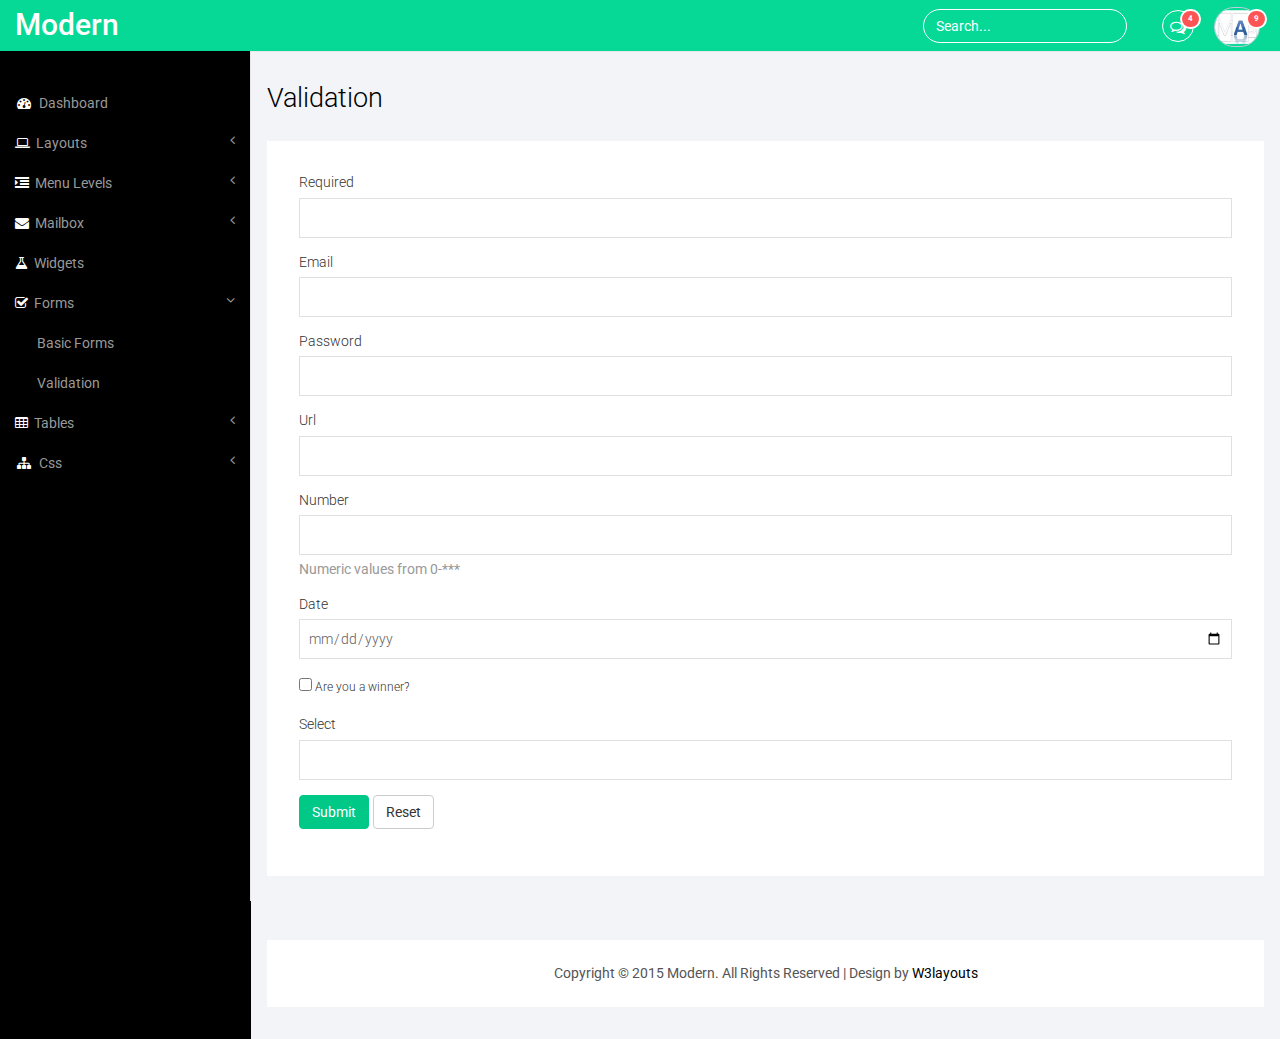
<file: game/admin/validation.html>
<!--
Author: W3layouts
Author URL: http://w3layouts.com
License: Creative Commons Attribution 3.0 Unported
License URL: http://creativecommons.org/licenses/by/3.0/
-->
<!DOCTYPE HTML>
<html>
<head>
<title>Modern an Admin Panel Category Flat Bootstarp Resposive Website Template | Validation :: w3layouts</title>
<meta name="viewport" content="width=device-width, initial-scale=1">
<meta http-equiv="Content-Type" content="text/html; charset=utf-8" />
<meta name="keywords" content="Modern Responsive web template, Bootstrap Web Templates, Flat Web Templates, Andriod Compatible web template, 
Smartphone Compatible web template, free webdesigns for Nokia, Samsung, LG, SonyErricsson, Motorola web design" />
<script type="application/x-javascript"> addEventListener("load", function() { setTimeout(hideURLbar, 0); }, false); function hideURLbar(){ window.scrollTo(0,1); } </script>
 <!-- Bootstrap Core CSS -->
<link href="css/bootstrap.min.css" rel='stylesheet' type='text/css' />
<!-- Custom CSS -->
<link href="css/style.css" rel='stylesheet' type='text/css' />
<link href="css/font-awesome.css" rel="stylesheet"> 
<!-- jQuery -->
<script src="js/jquery.min.js"></script>
<!----webfonts--->
<link href='http://fonts.googleapis.com/css?family=Roboto:400,100,300,500,700,900' rel='stylesheet' type='text/css'>
<!---//webfonts--->  
<!-- Bootstrap Core JavaScript -->
<script src="js/bootstrap.min.js"></script>
</head>
<body>
<div id="wrapper">
     <!-- Navigation -->
        <nav class="top1 navbar navbar-default navbar-static-top" role="navigation" style="margin-bottom: 0">
            <div class="navbar-header">
                <button type="button" class="navbar-toggle" data-toggle="collapse" data-target=".navbar-collapse">
                    <span class="sr-only">Toggle navigation</span>
                    <span class="icon-bar"></span>
                    <span class="icon-bar"></span>
                    <span class="icon-bar"></span>
                </button>
                <a class="navbar-brand" href="index.html">Modern</a>
            </div>
            <!-- /.navbar-header -->
            <ul class="nav navbar-nav navbar-right">
				<li class="dropdown">
	        		<a href="#" class="dropdown-toggle" data-toggle="dropdown" aria-expanded="false"><i class="fa fa-comments-o"></i><span class="badge">4</span></a>
	        		<ul class="dropdown-menu">
						<li class="dropdown-menu-header">
							<strong>Messages</strong>
							<div class="progress thin">
							  <div class="progress-bar progress-bar-success" role="progressbar" aria-valuenow="40" aria-valuemin="0" aria-valuemax="100" style="width: 40%">
							    <span class="sr-only">40% Complete (success)</span>
							  </div>
							</div>
						</li>
						<li class="avatar">
							<a href="#">
								<img src="images/1.png" alt=""/>
								<div>New message</div>
								<small>1 minute ago</small>
								<span class="label label-info">NEW</span>
							</a>
						</li>
						<li class="avatar">
							<a href="#">
								<img src="images/2.png" alt=""/>
								<div>New message</div>
								<small>1 minute ago</small>
								<span class="label label-info">NEW</span>
							</a>
						</li>
						<li class="avatar">
							<a href="#">
								<img src="images/3.png" alt=""/>
								<div>New message</div>
								<small>1 minute ago</small>
							</a>
						</li>
						<li class="avatar">
							<a href="#">
								<img src="images/4.png" alt=""/>
								<div>New message</div>
								<small>1 minute ago</small>
							</a>
						</li>
						<li class="avatar">
							<a href="#">
								<img src="images/5.png" alt=""/>
								<div>New message</div>
								<small>1 minute ago</small>
							</a>
						</li>
						<li class="avatar">
							<a href="#">
								<img src="images/pic1.png" alt=""/>
								<div>New message</div>
								<small>1 minute ago</small>
							</a>
						</li>
						<li class="dropdown-menu-footer text-center">
							<a href="#">View all messages</a>
						</li>	
	        		</ul>
	      		</li>
			    <li class="dropdown">
	        		<a href="#" class="dropdown-toggle avatar" data-toggle="dropdown"><img src="images/1.png" alt=""/><span class="badge">9</span></a>
	        		<ul class="dropdown-menu">
						<li class="dropdown-menu-header text-center">
							<strong>Account</strong>
						</li>
						<li class="m_2"><a href="#"><i class="fa fa-bell-o"></i> Updates <span class="label label-info">42</span></a></li>
						<li class="m_2"><a href="#"><i class="fa fa-envelope-o"></i> Messages <span class="label label-success">42</span></a></li>
						<li class="m_2"><a href="#"><i class="fa fa-tasks"></i> Tasks <span class="label label-danger">42</span></a></li>
						<li><a href="#"><i class="fa fa-comments"></i> Comments <span class="label label-warning">42</span></a></li>
						<li class="dropdown-menu-header text-center">
							<strong>Settings</strong>
						</li>
						<li class="m_2"><a href="#"><i class="fa fa-user"></i> Profile</a></li>
						<li class="m_2"><a href="#"><i class="fa fa-wrench"></i> Settings</a></li>
						<li class="m_2"><a href="#"><i class="fa fa-usd"></i> Payments <span class="label label-default">42</span></a></li>
						<li class="m_2"><a href="#"><i class="fa fa-file"></i> Projects <span class="label label-primary">42</span></a></li>
						<li class="divider"></li>
						<li class="m_2"><a href="#"><i class="fa fa-shield"></i> Lock Profile</a></li>
						<li class="m_2"><a href="#"><i class="fa fa-lock"></i> Logout</a></li>	
	        		</ul>
	      		</li>
			</ul>
			<form class="navbar-form navbar-right">
              <input type="text" class="form-control" value="Search..." onfocus="this.value = '';" onblur="if (this.value == '') {this.value = 'Search...';}">
            </form>
            <div class="navbar-default sidebar" role="navigation">
                <div class="sidebar-nav navbar-collapse">
                    <ul class="nav" id="side-menu">
                        <li>
                            <a href="index.html"><i class="fa fa-dashboard fa-fw nav_icon"></i>Dashboard</a>
                        </li>
                        <li>
                            <a href="#"><i class="fa fa-laptop nav_icon"></i>Layouts<span class="fa arrow"></span></a>
                            <ul class="nav nav-second-level">
                                <li>
                                    <a href="grids.html">Grid System</a>
                                </li>
                            </ul>
                            <!-- /.nav-second-level -->
                        </li>
                        <li>
                            <a href="#"><i class="fa fa-indent nav_icon"></i>Menu Levels<span class="fa arrow"></span></a>
                            <ul class="nav nav-second-level">
                                <li>
                                    <a href="graphs.html">Graphs</a>
                                </li>
                                <li>
                                    <a href="typography.html">Typography</a>
                                </li>
                            </ul>
                            <!-- /.nav-second-level -->
                        </li>
                        <li>
                            <a href="#"><i class="fa fa-envelope nav_icon"></i>Mailbox<span class="fa arrow"></span></a>
                            <ul class="nav nav-second-level">
                                <li>
                                    <a href="inbox.html">Inbox</a>
                                </li>
                                <li>
                                    <a href="compose.html">Compose email</a>
                                </li>
                            </ul>
                            <!-- /.nav-second-level -->
                        </li>
                        <li>
                            <a href="widgets.html"><i class="fa fa-flask nav_icon"></i>Widgets</a>
                        </li>
                         <li>
                            <a href="#"><i class="fa fa-check-square-o nav_icon"></i>Forms<span class="fa arrow"></span></a>
                            <ul class="nav nav-second-level">
                                <li>
                                    <a href="forms.html">Basic Forms</a>
                                </li>
                                <li>
                                    <a href="validation.html">Validation</a>
                                </li>
                            </ul>
                            <!-- /.nav-second-level -->
                        </li>
                        <li>
                            <a href="#"><i class="fa fa-table nav_icon"></i>Tables<span class="fa arrow"></span></a>
                            <ul class="nav nav-second-level">
                                <li>
                                    <a href="basic_tables.html">Basic Tables</a>
                                </li>
                            </ul>
                            <!-- /.nav-second-level -->
                        </li>
                        <li>
                            <a href="#"><i class="fa fa-sitemap fa-fw nav_icon"></i>Css<span class="fa arrow"></span></a>
                            <ul class="nav nav-second-level">
                                <li>
                                    <a href="media.html">Media</a>
                                </li>
                                <li>
                                    <a href="login.html">Login</a>
                                </li>
                            </ul>
                            <!-- /.nav-second-level -->
                        </li>
                    </ul>
                </div>
                <!-- /.sidebar-collapse -->
            </div>
            <!-- /.navbar-static-side -->
        </nav>
        <div id="page-wrapper">
        <div class="col-md-12 graphs">
	   <div class="xs">
  	    <h3>Validation</h3>
  	    <div class="well1 white">
        <form method="post" class="form-floating ng-pristine ng-invalid ng-invalid-required ng-valid-email ng-valid-url ng-valid-pattern" novalidate="novalidate" ng-submit="submit()">
          <fieldset>
            <div class="form-group">
              <label class="control-label">Required</label>
              <input type="text" class="form-control1 ng-invalid ng-invalid-required ng-touched" ng-model="model.name" required="">
            </div>
            <div class="form-group">
              <label class="control-label">Email</label>
              <input type="email" class="form-control1 ng-invalid ng-valid-email ng-invalid-required ng-touched" ng-model="model.email" required="">
            </div>
            <div class="form-group">
              <label class="control-label">Password</label>
              <input type="password" class="form-control1 ng-invalid ng-invalid-required ng-touched" ng-model="model.password" required="">
            </div>
            <div class="form-group">
              <label class="control-label">Url</label>
              <input type="url" class="form-control1 ng-invalid ng-valid-url ng-invalid-required ng-touched" ng-model="model.url" required="">
            </div>
            <div class="form-group">
              <label class="control-label">Number</label>
              <input type="text" class="form-control1 ng-invalid ng-invalid-required ng-valid-pattern ng-touched" ng-model="model.number" ng-pattern="/[0-9]/" required="">
              <p class="help-block hint-block">Numeric values from 0-***</p>
            </div>
            <div class="form-group">
              <label class="control-label normal">Date</label>
              <input type="date" class="form-control1 ng-invalid ng-invalid-required" ng-model="model.date" required="">
            </div>
            <div class="form-group">
              <div class="checkbox1">
                <label>
                  <input type="checkbox" ng-model="model.winner" required="" class="ng-invalid ng-invalid-required">
                  Are you a winner?
                </label>
              </div>
            </div>
            <div class="form-group filled">
              <label class="control-label">Select</label>
              <select class="form-control1 ng-invalid ng-invalid-required" ng-model="model.select" required=""><option value="? undefined:undefined ?"></option>
                <option value="Select a pirate">Select a pirate</option>
                <option value="Monkey D. Luffy">Monkey D. Luffy</option>
                <option value="Roronoa Zoro">Roronoa Zoro</option>
                <option value="Tony Tony Chopper">Tony Tony Chopper</option>
                <option value="Nico Robin">Nico Robin</option>
                <option value="Bon Clay">Bon Clay</option>
              </select>
            </div>
            <div class="form-group">
              <button type="submit" class="btn btn-primary">Submit</button>
              <button type="reset" class="btn btn-default">Reset</button>
            </div>
          </fieldset>
        </form>
      </div>
    </div>
    <div class="copy_layout">
      <p>Copyright © 2015 Modern. All Rights Reserved | Design by <a href="http://w3layouts.com/" target="_blank">W3layouts</a> </p>
   </div>
   </div>
      </div>
      <!-- /#page-wrapper -->
   </div>
    <!-- /#wrapper -->
<!-- Nav CSS -->
<link href="css/custom.css" rel="stylesheet">
<!-- Metis Menu Plugin JavaScript -->
<script src="js/metisMenu.min.js"></script>
<script src="js/custom.js"></script>
</body>
</html>
</file>
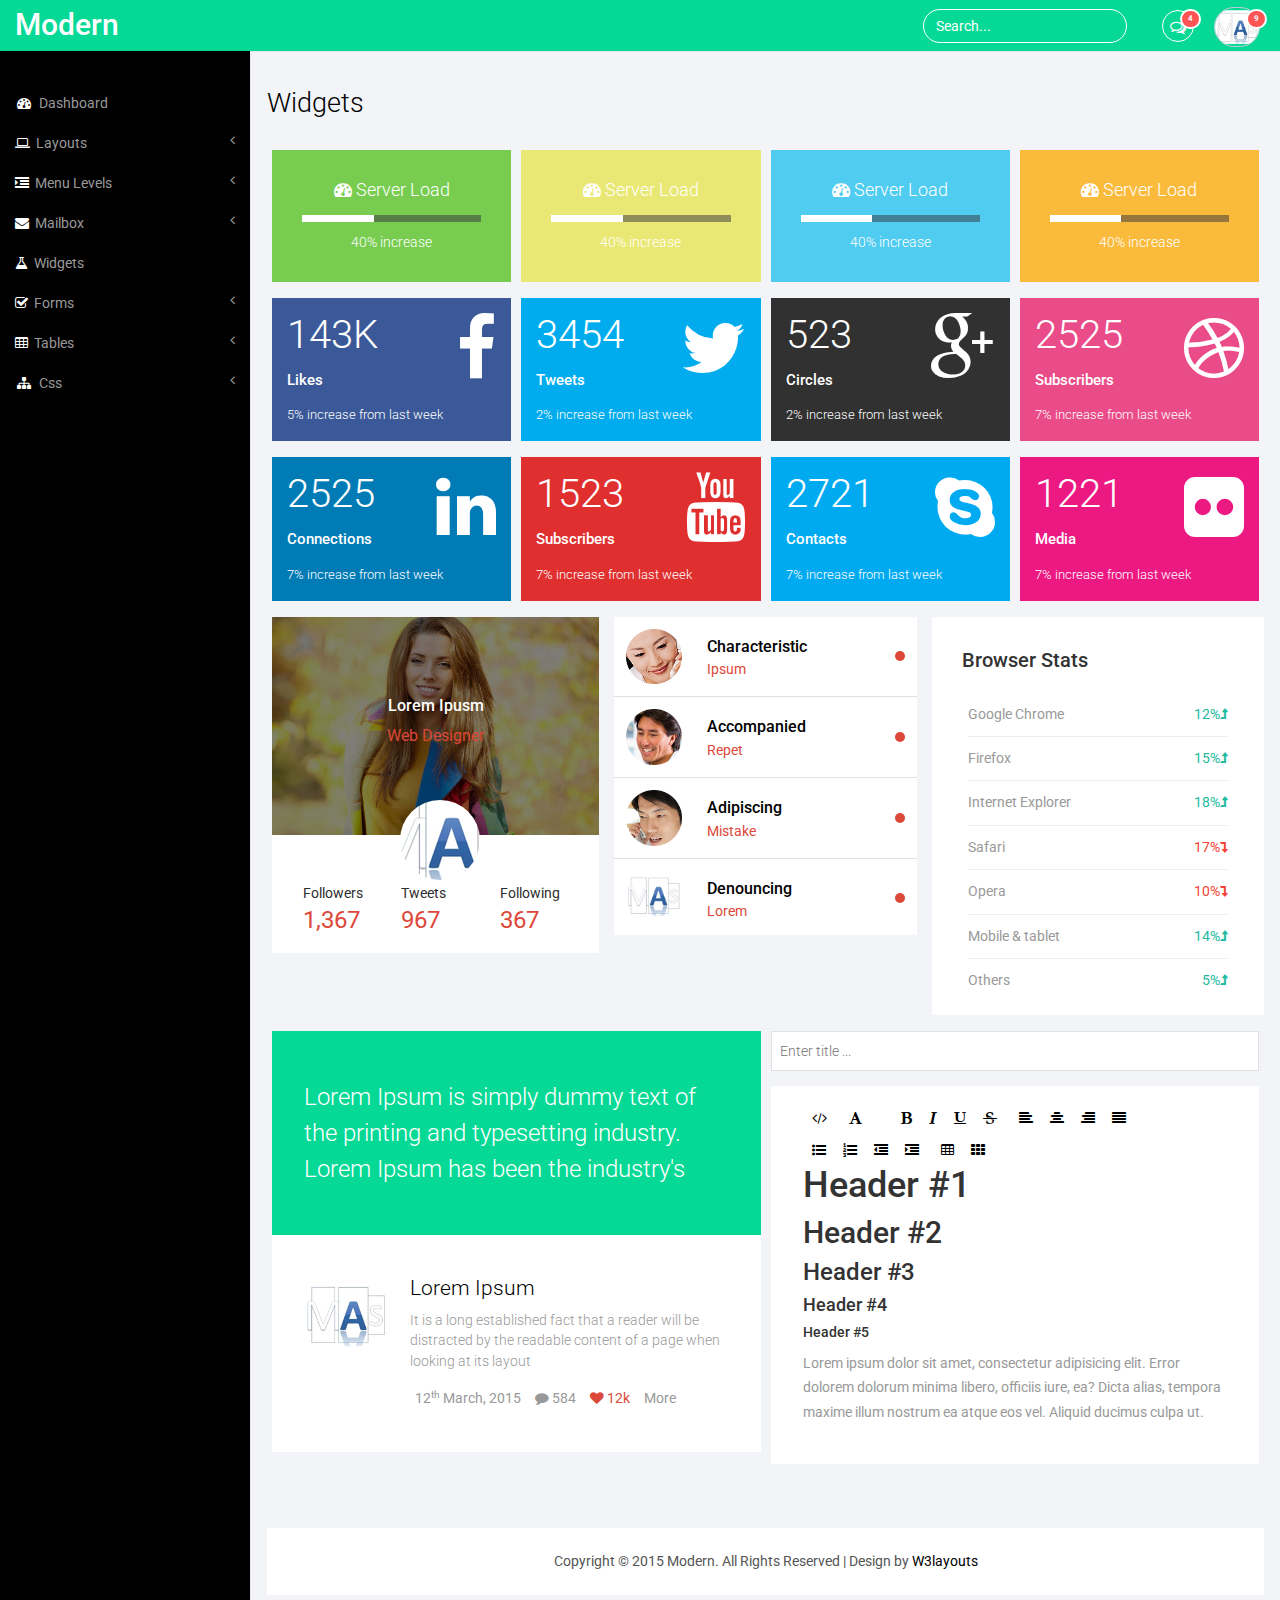
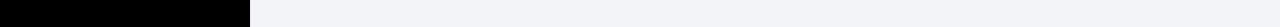
<file: game/admin/widgets.html>
<!--
Author: W3layouts
Author URL: http://w3layouts.com
License: Creative Commons Attribution 3.0 Unported
License URL: http://creativecommons.org/licenses/by/3.0/
-->
<!DOCTYPE HTML>
<html>
<head>
<title>Modern an Admin Panel Category Flat Bootstarp Resposive Website Template | Widgets :: w3layouts</title>
<meta name="viewport" content="width=device-width, initial-scale=1">
<meta http-equiv="Content-Type" content="text/html; charset=utf-8" />
<meta name="keywords" content="Modern Responsive web template, Bootstrap Web Templates, Flat Web Templates, Andriod Compatible web template, 
Smartphone Compatible web template, free webdesigns for Nokia, Samsung, LG, SonyErricsson, Motorola web design" />
<script type="application/x-javascript"> addEventListener("load", function() { setTimeout(hideURLbar, 0); }, false); function hideURLbar(){ window.scrollTo(0,1); } </script>
 <!-- Bootstrap Core CSS -->
<link href="css/bootstrap.min.css" rel='stylesheet' type='text/css' />
<!-- Custom CSS -->
<link href="css/style.css" rel='stylesheet' type='text/css' />
<link href="css/font-awesome.css" rel="stylesheet"> 
<!-- jQuery -->
<script src="js/jquery.min.js"></script>
<!----webfonts--->
<link href='http://fonts.googleapis.com/css?family=Roboto:400,100,300,500,700,900' rel='stylesheet' type='text/css'>
<!---//webfonts--->  
<!-- Bootstrap Core JavaScript -->
<script src="js/bootstrap.min.js"></script>
</head>
<body>
<div id="wrapper">
     <!-- Navigation -->
        <nav class="top1 navbar navbar-default navbar-static-top" role="navigation" style="margin-bottom: 0">
            <div class="navbar-header">
                <button type="button" class="navbar-toggle" data-toggle="collapse" data-target=".navbar-collapse">
                    <span class="sr-only">Toggle navigation</span>
                    <span class="icon-bar"></span>
                    <span class="icon-bar"></span>
                    <span class="icon-bar"></span>
                </button>
                <a class="navbar-brand" href="index.html">Modern</a>
            </div>
            <!-- /.navbar-header -->
            <ul class="nav navbar-nav navbar-right">
				<li class="dropdown">
	        		<a href="#" class="dropdown-toggle" data-toggle="dropdown" aria-expanded="false"><i class="fa fa-comments-o"></i><span class="badge">4</span></a>
	        		<ul class="dropdown-menu">
						<li class="dropdown-menu-header">
							<strong>Messages</strong>
							<div class="progress thin">
							  <div class="progress-bar progress-bar-success" role="progressbar" aria-valuenow="40" aria-valuemin="0" aria-valuemax="100" style="width: 40%">
							    <span class="sr-only">40% Complete (success)</span>
							  </div>
							</div>
						</li>
						<li class="avatar">
							<a href="#">
								<img src="images/1.png" alt=""/>
								<div>New message</div>
								<small>1 minute ago</small>
								<span class="label label-info">NEW</span>
							</a>
						</li>
						<li class="avatar">
							<a href="#">
								<img src="images/2.png" alt=""/>
								<div>New message</div>
								<small>1 minute ago</small>
								<span class="label label-info">NEW</span>
							</a>
						</li>
						<li class="avatar">
							<a href="#">
								<img src="images/3.png" alt=""/>
								<div>New message</div>
								<small>1 minute ago</small>
							</a>
						</li>
						<li class="avatar">
							<a href="#">
								<img src="images/4.png" alt=""/>
								<div>New message</div>
								<small>1 minute ago</small>
							</a>
						</li>
						<li class="avatar">
							<a href="#">
								<img src="images/5.png" alt=""/>
								<div>New message</div>
								<small>1 minute ago</small>
							</a>
						</li>
						<li class="avatar">
							<a href="#">
								<img src="images/pic1.png" alt=""/>
								<div>New message</div>
								<small>1 minute ago</small>
							</a>
						</li>
						<li class="dropdown-menu-footer text-center">
							<a href="#">View all messages</a>
						</li>	
	        		</ul>
	      		</li>
			    <li class="dropdown">
	        		<a href="#" class="dropdown-toggle avatar" data-toggle="dropdown"><img src="images/1.png" alt=""/><span class="badge">9</span></a>
	        		<ul class="dropdown-menu">
						<li class="dropdown-menu-header text-center">
							<strong>Account</strong>
						</li>
						<li class="m_2"><a href="#"><i class="fa fa-bell-o"></i> Updates <span class="label label-info">42</span></a></li>
						<li class="m_2"><a href="#"><i class="fa fa-envelope-o"></i> Messages <span class="label label-success">42</span></a></li>
						<li class="m_2"><a href="#"><i class="fa fa-tasks"></i> Tasks <span class="label label-danger">42</span></a></li>
						<li><a href="#"><i class="fa fa-comments"></i> Comments <span class="label label-warning">42</span></a></li>
						<li class="dropdown-menu-header text-center">
							<strong>Settings</strong>
						</li>
						<li class="m_2"><a href="#"><i class="fa fa-user"></i> Profile</a></li>
						<li class="m_2"><a href="#"><i class="fa fa-wrench"></i> Settings</a></li>
						<li class="m_2"><a href="#"><i class="fa fa-usd"></i> Payments <span class="label label-default">42</span></a></li>
						<li class="m_2"><a href="#"><i class="fa fa-file"></i> Projects <span class="label label-primary">42</span></a></li>
						<li class="divider"></li>
						<li class="m_2"><a href="#"><i class="fa fa-shield"></i> Lock Profile</a></li>
						<li class="m_2"><a href="#"><i class="fa fa-lock"></i> Logout</a></li>	
	        		</ul>
	      		</li>
			</ul>
			<form class="navbar-form navbar-right">
              <input type="text" class="form-control" value="Search..." onfocus="this.value = '';" onblur="if (this.value == '') {this.value = 'Search...';}">
            </form>
            <div class="navbar-default sidebar" role="navigation">
                <div class="sidebar-nav navbar-collapse">
                    <ul class="nav" id="side-menu">
                        <li>
                            <a href="index.html"><i class="fa fa-dashboard fa-fw nav_icon"></i>Dashboard</a>
                        </li>
                        <li>
                            <a href="#"><i class="fa fa-laptop nav_icon"></i>Layouts<span class="fa arrow"></span></a>
                            <ul class="nav nav-second-level">
                                <li>
                                    <a href="grids.html">Grid System</a>
                                </li>
                            </ul>
                            <!-- /.nav-second-level -->
                        </li>
                        <li>
                            <a href="#"><i class="fa fa-indent nav_icon"></i>Menu Levels<span class="fa arrow"></span></a>
                            <ul class="nav nav-second-level">
                                <li>
                                    <a href="graphs.html">Graphs</a>
                                </li>
                                <li>
                                    <a href="typography.html">Typography</a>
                                </li>
                            </ul>
                            <!-- /.nav-second-level -->
                        </li>
                        <li>
                            <a href="#"><i class="fa fa-envelope nav_icon"></i>Mailbox<span class="fa arrow"></span></a>
                            <ul class="nav nav-second-level">
                                <li>
                                    <a href="inbox.html">Inbox</a>
                                </li>
                                <li>
                                    <a href="compose.html">Compose email</a>
                                </li>
                            </ul>
                            <!-- /.nav-second-level -->
                        </li>
                        <li>
                            <a href="widgets.html"><i class="fa fa-flask nav_icon"></i>Widgets</a>
                        </li>
                         <li>
                            <a href="#"><i class="fa fa-check-square-o nav_icon"></i>Forms<span class="fa arrow"></span></a>
                            <ul class="nav nav-second-level">
                                <li>
                                    <a href="forms.html">Basic Forms</a>
                                </li>
                                <li>
                                    <a href="validation.html">Validation</a>
                                </li>
                            </ul>
                            <!-- /.nav-second-level -->
                        </li>
                        <li>
                            <a href="#"><i class="fa fa-table nav_icon"></i>Tables<span class="fa arrow"></span></a>
                            <ul class="nav nav-second-level">
                                <li>
                                    <a href="basic_tables.html">Basic Tables</a>
                                </li>
                            </ul>
                            <!-- /.nav-second-level -->
                        </li>
                        <li>
                            <a href="#"><i class="fa fa-sitemap fa-fw nav_icon"></i>Css<span class="fa arrow"></span></a>
                            <ul class="nav nav-second-level">
                                <li>
                                    <a href="media.html">Media</a>
                                </li>
                                <li>
                                    <a href="login.html">Login</a>
                                </li>
                            </ul>
                            <!-- /.nav-second-level -->
                        </li>
                    </ul>
                </div>
                <!-- /.sidebar-collapse -->
            </div>
            <!-- /.navbar-static-side -->
        </nav>
        <div id="page-wrapper">
        <div class="graphs">
	     <div class="widget_head">Widgets</div>
		   <div class="widget_1">
		 	 <div class="col-sm-3 widget_1_box">
                <div class="tile-progress bg-info">
                    <div class="content">
                        <h4><i class="fa fa-dashboard icon-sm"></i> Server Load</h4>
                        <div class="progress"><div class="progress-bar inviewport animated visible slideInLeft" style="width: 40%;"></div></div>
                        <span>40% increase</span>
                    </div>
                </div>
             </div>
             <div class="col-sm-3 widget_1_box">
                <div class="tile-progress bg-success">
                    <div class="content">
                        <h4><i class="fa fa-dashboard icon-sm"></i> Server Load</h4>
                        <div class="progress"><div class="progress-bar inviewport animated visible slideInLeft" style="width: 40%;"></div></div>
                        <span>40% increase</span>
                    </div>
                </div>
             </div>
             <div class="col-sm-3 widget_1_box">
               <div class="tile-progress bg-danger">
                    <div class="content">
                        <h4><i class="fa fa-dashboard icon-sm"></i> Server Load</h4>
                        <div class="progress"><div class="progress-bar inviewport animated visible slideInLeft" style="width: 40%;"></div></div>
                        <span>40% increase</span>
                    </div>
                </div>
             </div>
             <div class="col-sm-3 widget_1_box">
             	<div class="tile-progress bg-secondary">
                    <div class="content">
                        <h4><i class="fa fa-dashboard icon-sm"></i> Server Load</h4>
                        <div class="progress"><div class="progress-bar inviewport animated visible slideInLeft" style="width: 40%;"></div></div>
                        <span>40% increase</span>
                    </div>
                </div>
			  </div>
              <div class="clearfix"> </div>
		   </div>
		   <div class="widget_2">
		   	  <div class="col-sm-3 widget_1_box">
		   	  	<div class="wid-social facebook">
                    <div class="social-icon">
                        <i class="fa fa-facebook text-light icon-xlg pull-right"></i>
                    </div>
                    <div class="social-info">
                        <h3 class="number_counter bold count text-light start_timer counted">143K</h3>
                        <h4 class="counttype text-light">Likes</h4>
                        <span class="percent">5% increase from last week</span>
                    </div>
                </div>
              </div>
              <div class="col-sm-3 widget_1_box">
                <div class="wid-social twitter">
                    <div class="social-icon">
                        <i class="fa fa-twitter text-light icon-xlg pull-right"></i>
                    </div>
                    <div class="social-info">
                        <h3 class="number_counter bold count text-light start_timer counted">3454</h3>
                        <h4 class="counttype text-light">Tweets</h4>
                        <span class="percent">2% increase from last week</span>
                    </div>
                </div>
			  </div>
              <div class="col-sm-3 widget_1_box">
              	<div class="wid-social google-plus">
                    <div class="social-icon">
                        <i class="fa fa-google-plus text-light icon-xlg pull-right"></i>
                    </div>
                    <div class="social-info">
                        <h3 class="number_counter bold count text-light start_timer counted">523</h3>
                        <h4 class="counttype text-light">Circles</h4>
                        <span class="percent">2% increase from last week</span>
                    </div>
                </div>
			  </div>
              <div class="col-sm-3 widget_1_box">
                <div class="wid-social dribbble">
                    <div class="social-icon">
                        <i class="fa fa-dribbble text-light icon-xlg pull-right"></i>
                    </div>
                    <div class="social-info">
                        <h3 class="number_counter bold count text-light start_timer counted">2525</h3>
                        <h4 class="counttype text-light">Subscribers</h4>
                        <span class="percent">7% increase from last week</span>
                    </div>
                </div>
			  </div>
              <div class="clearfix"> </div>
		   </div>
		   <div class="widget_3">
		   	  <div class="col-sm-3 widget_1_box">
                <div class="wid-social linkedin">
                    <div class="social-icon">
                        <i class="fa fa-linkedin text-light icon-xlg pull-right"></i>
                    </div>
                    <div class="social-info">
                        <h3 class="number_counter bold count text-light start_timer counted">2525</h3>
                        <h4 class="counttype text-light">Connections</h4>
                        <span class="percent">7% increase from last week</span>
                    </div>
                </div>
			   </div>
               <div class="col-sm-3 widget_1_box">
               	<div class="wid-social youtube">
                    <div class="social-icon">
                        <i class="fa fa-youtube text-light icon-xlg pull-right"></i>
                    </div>
                    <div class="social-info">
                        <h3 class="number_counter bold count text-light start_timer counted">1523</h3>
                        <h4 class="counttype text-light">Subscribers</h4>
                        <span class="percent">7% increase from last week</span>
                    </div>
                </div>
			  </div>
              <div class="col-sm-3 widget_1_box">
                <div class="wid-social skype">
                    <div class="social-icon">
                        <i class="fa fa-skype text-light icon-xlg pull-right"></i>
                    </div>
                    <div class="social-info">
                        <h3 class="number_counter bold count text-light start_timer counted">2721</h3>
                        <h4 class="counttype text-light">Contacts</h4>
                        <span class="percent">7% increase from last week</span>
                    </div>
                </div>
			  </div>
              <div class="col-sm-3 widget_1_box">
                 <div class="wid-social flickr">
                    <div class="social-icon">
                        <i class="fa fa-flickr text-light icon-xlg pull-right"></i>
                    </div>
                    <div class="social-info">
                        <h3 class="number_counter bold count text-light start_timer counted">1221</h3>
                        <h4 class="counttype text-light">Media</h4>
                        <span class="percent">7% increase from last week</span>
                    </div>
                </div>
               </div>
               <div class="clearfix"> </div>
		   </div>
		   <div class="widget_4">
		   	 <div class="col-md-4 widget_1_box1">
		   	 	<div class="coffee">
				<div class="coffee-top">
					<a href="#"><img class="img-responsive" src="images/pic4.jpg" alt="">
					<div class="doe">
						<h6>Lorem Ipusm</h6>
						<p>Web Designer</p>
					</div>
					<i></i></a>
				</div>
				<div class="follow">
					<div class="col-xs-4 two">
						<p>Followers</p>
						<span>1,367</span>
					</div>
					<div class="col-xs-4 two">
						<p>Tweets</p>
						<span>967</span>
					</div>
					<div class="col-xs-4 two">
						<p>Following</p>
						<span>367</span>
					</div>
					<div class="clearfix"> </div>
				</div>
		       </div>
		   	 </div>
		   	 <div class="col-md-4 stats-info3"> 
		   	 	<div class="online">
					<a href="#"><div class="online-top">
						<div class="top-at">
							<img class="img-responsive" src="images/2.png" alt="">
						</div>
						<div class="top-on">
							<div class="top-on1">
								<p>Characteristic</p>
								<span>Ipsum</span>
							</div>
							<label class="round"> </label>
							<div class="clearfix"> </div>
						</div>
						<div class="clearfix"> </div>
					</div></a>
					<a href="#"><div class="online-top">
						<div class="top-at">
							<img class="img-responsive" src="images/3.png" alt="">
						</div>
						<div class="top-on">
							<div class="top-on1">
								<p>Accompanied</p>
								<span>Repet</span>
							</div>
							<label class="round"> </label>
							<div class="clearfix"> </div>
						</div>
						<div class="clearfix"> </div>
					</div></a>
					<a href="#"><div class="online-top">
						<div class="top-at">
							<img class="img-responsive" src="images/4.png" alt="">
						</div>
						<div class="top-on">
							<div class="top-on1">
								<p>Adipiscing</p>
								<span>Mistake</span>
							</div>
							<label class="round"> </label>
							<div class="clearfix"> </div>
						</div>
						<div class="clearfix"> </div>
					</div></a>
					<a href="#"><div class="online-top online-top1">
						<div class="top-at">
							<img class="img-responsive" src="images/1.png" alt="">
						</div>
						<div class="top-on">
							<div class="top-on1">
								<p>Denouncing</p>
								<span>Lorem</span>
							</div>
							<label class="round"> </label>
							<div class="clearfix"> </div>
						</div>
						<div class="clearfix"> </div>
					</div></a>
				</div>
		   	 </div>
		   	 <div class="col-md-4 stats-info stats-info1">
                <div class="panel-heading">
                    <h4 class="panel-title">Browser Stats</h4>
                </div>
                <div class="panel-body panel-body2">
                    <ul class="list-unstyled">
                        <li>Google Chrome<div class="text-success pull-right">12%<i class="fa fa-level-up"></i></div></li>
                        <li>Firefox<div class="text-success pull-right">15%<i class="fa fa-level-up"></i></div></li>
                        <li>Internet Explorer<div class="text-success pull-right">18%<i class="fa fa-level-up"></i></div></li>
                        <li>Safari<div class="text-danger pull-right">17%<i class="fa fa-level-down"></i></div></li>
                        <li>Opera<div class="text-danger pull-right">10%<i class="fa fa-level-down"></i></div></li>
                        <li>Mobile &amp; tablet<div class="text-success pull-right">14%<i class="fa fa-level-up"></i></div></li>
                        <li class="last">Others<div class="text-success pull-right">5%<i class="fa fa-level-up"></i></div></li> 
                    </ul>
                </div>
            </div>
		   	 <div class="clearfix"> </div>
		   </div>
		   <div class="widget_5">
		   	 <div class="col-md-6 widget_1_box2">
		   	 	<div class="wid_blog">
		   	 		<h1>Lorem Ipsum is simply dummy text of the printing and typesetting industry. Lorem Ipsum has been the industry's</h1>
		   	 	</div>
		   	 	<div class="wid_blog-desc">
		   	 		<div class="wid_blog-left">
		   	 			<img src="images/1.png" class="img-responsive" alt="">
		   	 		</div>
		   	 		<div class="wid_blog-right">
		   	 			<h2>Lorem Ipsum</h2>
		   	 			<p>It is a long established fact that a reader will be distracted by the readable content of a page when looking at its layout</p>
		   	 			<ul class="list-unstyled list-inline">
                            <li><a href="#" class="text-muted">12<sup>th</sup> March, 2015</a></li>
                            <li><a href="#" class="text-muted"><i class="fa fa-comment"></i> 584</a></li>
                            <li><a href="#" class="text-orange"><i class="fa fa-heart"></i> 12k</a></li>
                            <li><a href="#" class="text-muted">More</a></li>
                       </ul>
		   	 		</div>
		   	 		<div class="clearfix"> </div>
		   	 	</div>
             </div>
             <div class="col-md-6 widget_1_box2">
		   	 	<div class="widget-body">
					<div class="form-group">
						<input type="text" class="form-control1 input-lg" placeholder="Enter title ...">
					</div>
					<div class="editor">
						<div class="editor-toolbar">
							<div class="btn-group">
								<button class="btn btn-link link1"><span class="fa fa-code"></span></button>
							</div>
							<div class="btn-group">
								<button class="btn btn-link link1"><span class="fa fa-font"></span></button>
								<button class="btn btn-link link1"><span class="fa fa-paragraph"></span></button>
							</div>
							<div class="btn-group">
								<button class="btn btn-link link1"><span class="fa fa-bold"></span></button>
								<button class="btn btn-link link1"><span class="fa fa-italic"></span></button>
								<button class="btn btn-link link1"><span class="fa fa-underline"></span></button>
								<button class="btn btn-link link1"><span class="fa fa-strikethrough"></span></button>
							</div>
							<div class="btn-group">
								<button class="btn btn-link link1 active"><span class="fa fa-align-left"></span></button>
								<button class="btn btn-link link1"><span class="fa fa-align-center"></span></button>
								<button class="btn btn-link link1"><span class="fa fa-align-right"></span></button>
								<button class="btn btn-link link1"><span class="fa fa-align-justify"></span></button>
							</div>
							<div class="btn-group">
								<button class="btn btn-link link1"><span class="fa fa-list-ul"></span></button>
								<button class="btn btn-link link1"><span class="fa fa-list-ol"></span></button>
								<button class="btn btn-link link1"><span class="fa fa-outdent"></span></button>
								<button class="btn btn-link link1"><span class="fa fa-indent"></span></button>
							</div>
							<div class="btn-group">
								<button class="btn btn-link link1"><span class="fa fa-table"></span></button>
								<button class="btn btn-link link1"><span class="fa fa-th"></span></button>
							</div>
						</div>
						<div class="editor-content ng-isolate-scope" mb-scrollbar="contentScrollbar">
							<div class="editor-input ng-scope" contenteditable="true">
								<h1>Header #1</h1>
								<h2>Header #2</h2>
								<h3>Header #3</h3>
								<h4>Header #4</h4>
								<h5>Header #5</h5>
								<p>Lorem ipsum dolor sit amet, consectetur adipisicing elit. Error dolorem dolorum minima libero, officiis iure, ea? Dicta alias, tempora maxime illum nostrum ea atque eos vel. Aliquid ducimus culpa ut.</p>
							</div>
						</div>
					</div>
				</div>
             </div>
		     <div class="clearfix"> </div>
		   </div>
		   <div class="copy_layout">
            <p>Copyright © 2015 Modern. All Rights Reserved | Design by <a href="http://w3layouts.com/" target="_blank">W3layouts</a> </p>
           </div>
	  </div>
      </div>
      <!-- /#page-wrapper -->
   </div>
    <!-- /#wrapper -->
<!-- Nav CSS -->
<link href="css/custom.css" rel="stylesheet">
<!-- Metis Menu Plugin JavaScript -->
<script src="js/metisMenu.min.js"></script>
<script src="js/custom.js"></script>
</body>
</html>
</file>
<file: game/admin/css/style.css>
/*
Author: W3layout
Author URL: http://w3layouts.com
License: Creative Commons Attribution 3.0 Unported
License URL: http://creativecommons.org/licenses/by/3.0/
*/
h4, h5, h6,
h1, h2, h3 {margin-top: 0;}
ul, ol {margin: 0;}
p {margin: 0;}

html, body{
  	font-family: 'Roboto', sans-serif;
    font-size: 100%;
  	background:#000;
  	overflow-x: hidden;
}
body a{
	transition:0.5s all;
	-webkit-transition:0.5s all;
	-moz-transition:0.5s all;
	-o-transition:0.5s all;
	-ms-transition:0.5s all;
}
/*-- header --*/
.navbar .navbar-nav li a {
  padding: 0 10px;
  line-height: 56px;
  position: relative;
}
.nav>li>a:focus, .nav>li>a:hover {
  background-color:rgba(239, 85, 58, 0) !important;
}
.navbar .navbar-nav li a i {
  border: 1px solid #fff;
  padding: 8px 0;
  width: 32px;
  text-align: center;
  -webkit-border-radius: 50em;
  -moz-border-radius: 50em;
  border-radius: 50em;
  color: #fff;
  height: 32px;
}
.navbar .navbar-nav li .dropdown-menu {
  margin-top: 3px;
  border: none;
  -webkit-border-radius: 0px;
  -moz-border-radius: 0px;
  border-radius: 0px;
  border: 1px solid #e1e6ef;
  -webkit-box-shadow: 0 2px 4px rgba(0, 0, 0, 0.125);
  -moz-box-shadow: 0 2px 4px rgba(0, 0, 0, 0.125);
  box-shadow: 0 2px 4px rgba(0, 0, 0, 0.125);
  padding: 0;
}
.navbar .navbar-nav li .dropdown-menu:before {
  position: absolute;
  top: -9.5px;
  right: 16px;
  display: inline-block;
  border-right: 8px solid transparent;
  border-bottom: 8px solid #e1e6ef;
  border-left: 8px solid transparent;
  content: '';
}
.navbar .navbar-nav li .dropdown-menu li.dropdown-menu-header, .navbar .navbar-nav li .dropdown-menu li.dropdown-menu-footer {
  background:#f2f4f8;
}
.navbar .navbar-nav li.m_2 a {
  line-height:38px;
}
.navbar .navbar-nav li .dropdown-menu li a i {
  margin: 0 10px 0 -5px;
  border: none;
}
.dropdown-menu>li>a:focus, .dropdown-menu>li>a:hover {
  background-color: #f2f4f8 !important;
}
.navbar .navbar-nav li .dropdown-menu li a .label {
  position: absolute;
  right: 10px;
  top: 11px;
}
.label.label-info {
  background-color:#ef553a;
}
.label {
  padding: 4px 6px;
  border: none;
  text-shadow: none;
}
.warning_1, .warning_11{
	padding:10px 16px !important;
}
.warning_11, .warning_22, .warning_33, .warning_44{
	background-color: #337ab7 !important;
	border-color:#337ab7 !important;
}
.warning_11:hover, .warning_22:hover, .warning_33:hover, .warning_44:hover{
	background-color: #246AA6 !important;
	border-color:#246AA6 !important;
}
.warning_2, .warning_22{
	padding:6px 12px !important;
}
.warning_3, .warning_33{
	padding:5px 10px !important;
}
.warning_4, .warning_44{
	padding:1px 5px !important;
}	
.but_list, .tab-content{
	margin:1.5em 0 0 0;
}
.btn-group-lg>.btn, .btn-lg {
  border-radius:4px !important;
}
.navbar .navbar-nav li .dropdown-toggle.avatar img {
  height: 40px;
  -webkit-border-radius: 50em;
  -moz-border-radius: 50em;
  border-radius: 50em;
  border: 1px solid #c0cadd;
  margin-top: -4px;
}
.navbar .navbar-nav li .dropdown-menu li a i {
  margin: 0 10px 0 -5px;
  border: none;
  color:rgb(6, 217, 149);
}
.navbar .navbar-nav li .dropdown-menu li.dropdown-menu-header .progress, .navbar .navbar-nav li .dropdown-menu li.dropdown-menu-footer .progress {
  border: 1px solid #e1e6ef;
  background: white;
  box-shadow: none;
}
.progress.thin {
  height: 10px;
}
.progress {
  -webkit-box-shadow: none;
  -moz-box-shadow: none;
  box-shadow: none;
  background: #f2f4f8;
  -webkit-border-radius: 2px;
  -moz-border-radius: 2px;
  border-radius: 2px;
}
.navbar .navbar-nav li .dropdown-menu li.avatar {
  min-width: 300px;
  height: 56px;
  padding: 0px 15px;
}
.navbar .navbar-nav li .dropdown-menu li {
  padding: 0;
  position: relative;
  min-width:100%;
  border-bottom: 1px solid #e1e6ef;
  line-height: 40px;
  padding: 0 15px;
  font-size: 14px;
  width:300px;
}
.navbar .navbar-nav li .dropdown-menu li.avatar a {
  line-height: 59px;
  height: 59px;
  padding: 9px 15px;
}
.navbar .navbar-nav li .dropdown-menu li a {
  -webkit-border-radius: 0px;
  -moz-border-radius: 0px;
  border-radius: 0px;
  line-height: 40px;
  height: 40px;
  margin: 0 -15px;
  padding: 0 15px;
}
.navbar .navbar-nav li .dropdown-menu li a img {
  height: 40px;
  -webkit-border-radius: 50em;
  -moz-border-radius: 50em;
  border-radius: 50em;
  border: 1px solid #e1e6ef;
  margin: 0px 10px 0 -5px;
  float: left;
}
.navbar .navbar-nav li .dropdown-menu li a div {
  font-size: 14px;
  line-height: 26px;
  font-weight: bold;
  color: #000;
}
.navbar .navbar-nav li .dropdown-menu li a small {
  display: block;
  line-height: 12px;
  font-size: 10px;
  margin-top: -3px;
  font-style: italic;
}
.small, small {
  color: #CFCFCF !important;
  font-weight: 300 !important;
}
.navbar .navbar-nav li .dropdown-menu li.avatar a .label {
  top: 20px;
}
.navbar .navbar-nav li a .badge {
  background: #ff5454;
  border: 2px solid white;
  position: absolute;
  top: 9px;
  right: 3px;
  font-size: 8px;
  line-height: 8px;
  padding: 4px 6px;
  -webkit-border-radius: 50em;
  -moz-border-radius: 50em;
  border-radius: 50em;
  min-width: 0;
}
.navbar-default.sidebar {
  background-color: #000;
  font-family: 'Roboto', sans-serif;
}
nav.top1.navbar.navbar-default.navbar-static-top {
  background-color:rgb(6, 217, 149);
  font-family: 'Roboto', sans-serif;
}
.navbar-default .navbar-brand {
  color: #fff !important;
  font-size: 30px;
  font-weight: 500;
}
.navbar-right {
  margin-right: 10px !important;
}
.navbar-right li{
	display:inline-block;
}
i.nav_icon {
  color: #fff;
  margin-right:6px;
}
.sidebar ul li a{
  color: #999;
  font-size:14px;
}
.form-control {
  background: none !important;
  border: 1px solid #fff !important;
  border-radius: 20px !important;
  box-shadow: none !important;
}
.navbar-form.navbar-right input[type="text"] {
  color: #fff;
}
form.navbar-form.navbar-right {
  margin:9px 0 0 0;
}
ul.nav.navbar-nav.navbar-right {
  height: 51px;
}
.sidebar-nav.navbar-collapse {
  margin: 2em 0 0 0;
}
.navbar-default .navbar-nav>.active>a, .navbar-default .navbar-nav>.active>a:focus, .navbar-default .navbar-nav>.active>a:hover {
  background-color:rgba(231, 231, 231, 0) !important;
}
.dropdown-menu {
  min-width: 202px !important;
}  
/* Active state */
.wrapper-dropdown-4.active i.dropdown-icon{
    background-position:-2px -2px;
}
.wrapper-dropdown-4.active .dropdown {
    max-height: 400px;
}
ul.dropdown {
	padding:0;
	margin:0;
	list-style:none;
}
.span_1{
  background: #000;
  padding: 1em;
  margin: 0;
  position: fixed;
  height: 100%;
  overflow-y: auto;
  z-index: 100;
  top: 0;
}
.col-md-10.span_1_of_span_2 {
  padding:1em;
}
.col_1_of_2.span_1_of_2 {
  padding: 5px;
}
.col_1_of_2.span_1_of_2:hover .red{
	background:#E84F34;
}
.col_1_of_2.span_1_of_2:hover .blue1{
	background:#8D51A6;
}
.col_1_of_2.span_1_of_2:hover .fb2{
	background:#355290;
}
.col_1_of_2.span_1_of_2:hover .tw2{
	background:#03A5E2;
}
.span_4 {
  padding-right: 0;
}
.col_3 {
  margin-bottom:1em;
}
.col_3 h4{
  margin:0 0 2em;
  color: #fff;
  text-transform: uppercase;
  font-size: 0.85em;
}
.span_10{
  margin-bottom: 1em;
}
/**** icon dropdown ******/
.wrapper-dropdown-5 {
    /* Size & position */
    position: relative;
    margin: 0 auto;
    /* Styles */
    cursor: pointer;
    outline: none;
    -webkit-transition: all 0.3s ease-out;
    -moz-transition: all 0.3s ease-out;
    -ms-transition: all 0.3s ease-out;
    -o-transition: all 0.3s ease-out;
    transition: all 0.3s ease-out;
}
.wrapper-dropdown-5 i.dropdown-icon{
  width: 15px;
  height: 12px;
  display: block;
  background: url(../images/up-down.png) no-repeat -3px -13px;
  float: left;
}
.wrapper-dropdown-5 .dropdown {
  position: absolute;
  top: 18px;
  right: -16px;
  width: 245px;
  background: #333;
  color: #fff;
  list-style: none;
  -webkit-transition: all 0.3s ease-out;
  -moz-transition: all 0.3s ease-out;
  -ms-transition: all 0.3s ease-out;
  -o-transition: all 0.3s ease-out;
  transition: all 0.3s ease-out;
  max-height: 0;
  overflow: hidden;
  z-index: 1;
}
.wrapper-dropdown-5 .dropdown li:first-child a{
	border-top:none;
}
.wrapper-dropdown-5 .dropdown li a {
    display: block;
    text-decoration: none;
    color:#fff;
    font-size:0.85em;
    border:none;
    padding:8px 15px;
    transition: all 0.3s ease-out;
    -webkit-transition: all 0.3s ease-out;
    -moz-transition: all 0.3s ease-out;
    -o-transition: all 0.3s ease-out;
    border-radius:0;
}
/* Hover state */
.wrapper-dropdown-5 .dropdown li:hover a {
    color: #FFF;
    background:#65cea7;
}
/* Active state */
.wrapper-dropdown-5.active i.dropdown-icon{
    background-position:-2px -2px;
}
.wrapper-dropdown-5.active .dropdown {
    max-height: 400px;
}
/**** icon dropdown ******/
.wrapper-dropdown-6, .wrapper-dropdown-7, .wrapper-dropdown-8, .wrapper-dropdown-9{
    /* Size & position */
    position: relative;
    margin: 0 auto;
    /* Styles */
    cursor: pointer;
    outline: none;
    -webkit-transition: all 0.3s ease-out;
    -moz-transition: all 0.3s ease-out;
    -ms-transition: all 0.3s ease-out;
    -o-transition: all 0.3s ease-out;
    transition: all 0.3s ease-out;
}
.wrapper-dropdown-6 i.dropdown-icon, .wrapper-dropdown-7 i.dropdown-icon, .wrapper-dropdown-8 i.dropdown-icon, .wrapper-dropdown-9 i.dropdown-icon{
  width: 15px;
  height: 12px;
  display: block;
  background: url(../images/up-down.png) no-repeat -3px -13px;
  float: left;
}
.wrapper-dropdown-6 .dropdown, .wrapper-dropdown-7 .dropdown, .wrapper-dropdown-8 .dropdown, .wrapper-dropdown-9 .dropdown  {
  position: absolute;
  top: 20px;
  right: -16px;
  width: 245px;
  background: #333;
  color: #fff;
  list-style: none;
  -webkit-transition: all 0.3s ease-out;
  -moz-transition: all 0.3s ease-out;
  -ms-transition: all 0.3s ease-out;
  -o-transition: all 0.3s ease-out;
  transition: all 0.3s ease-out;
  max-height: 0;
  overflow: hidden;
  z-index: 1;
}
.wrapper-dropdown-6 .dropdown li:first-child a, .wrapper-dropdown-7 .dropdown li:first-child a, .wrapper-dropdown-8 .dropdown li:first-child a, .wrapper-dropdown-9 .dropdown li:first-child a{
	border-top:none;
}
.wrapper-dropdown-6 .dropdown li a, .wrapper-dropdown-7 .dropdown li a, .wrapper-dropdown-8 .dropdown li a, .wrapper-dropdown-9 .dropdown li a {
    display: block;
    text-decoration: none;
    color:#fff;
    font-size:0.85em;
    border:none;
    padding:8px 15px;
    transition: all 0.3s ease-out;
    -webkit-transition: all 0.3s ease-out;
    -moz-transition: all 0.3s ease-out;
    -o-transition: all 0.3s ease-out;
    border-radius:0;
}
/* Hover state */
.wrapper-dropdown-6 .dropdown li:hover a, .wrapper-dropdown-7 .dropdown li:hover a, .wrapper-dropdown-8 .dropdown li:hover a, .wrapper-dropdown-9 .dropdown li:hover a{
    color: #FFF;
    background:#65cea7;
}
/* Active state */
.wrapper-dropdown-6.active i.dropdown-icon, .wrapper-dropdown-7.active i.dropdown-icon, .wrapper-dropdown-8.active i.dropdown-icon, .wrapper-dropdown-9.active i.dropdown-icon{
    background-position:-2px -2px;
}
.wrapper-dropdown-6.active .dropdown, .wrapper-dropdown-7.active .dropdown, .wrapper-dropdown-8.active .dropdown, .wrapper-dropdown-9.active .dropdown {
    max-height: 400px;
}
section.accordation_menu {
  min-height: 800px;
}
.span_3{
  padding:0;
}
.col_1{
	margin:1em 0 0 0;
}
.one{
	width:150px;
}
.profile_img1 {
  float: left;
  margin-right: 10px;
  width: 83%;
  margin-bottom:2em;
}
.user-name1 {
  float:left;
}
.user-name1 p {
  font-size: 13px;
  color: #65cea7;
  line-height: 1em;
}
.tiles_info{
  color: #fff!important;
}
a.tiles_info:hover{
  text-decoration:none;
}
a.tiles_info, a.shortcut-tiles {
  background: 0 0;
}
.tiles-body{
	text-align:center;
}
.tiles_info, .shortcut-tiles {
  display: block;
  border-radius: 3px;
  -webkit-border-radius: 3px;
  -moz-border-radius: 3px;
  -o-border-radius: 3px;
}
.red1{
  background: #ef553a;
}
.tiles_info .tiles-head {
  letter-spacing: normal;
  padding: 10px 10px;
  font-weight: 500;
  box-shadow: inset 0 -50px 0 0 rgba(255,255,255,.1);
  border-top-right-radius: 3px;
  border-top-left-radius: 3px;
  text-transform: uppercase;
  text-align: center;
  font-size:0.85em;
}
.red{
  background: #ef553a;
}
.tiles_info .tiles-body-alt, .info-tiles .tiles-body {
  padding: 15px;
  font-weight: 300;
}
.tiles_info .tiles-body {
    font-size: 32px;
  border-bottom-right-radius: 3px;
  border-bottom-left-radius: 3px;
    padding: 19px 15px;
}
.tiles_info .tiles-body-alt .text-center, .info-tiles .tiles-body .text-center {
  margin-top: -5px;
}
.tiles_info.tiles_blue1 .tiles-body {
  background: #9358ac;
}
.tiles_blue1{
  background: #9358ac;
}
.blue1{
  background: #9358ac;
}
.fb1{
   background: #3b5998;
}
.fb2{
	background: #3b5998;
}
.tw1{
  background: #00aced;
}
.tw2{
  background: #00aced;
}
.content_bottom{
	margin-bottom:1em;
}
.grid-date {
  background:#78cd51;
  padding: 1.5em;
}
p.date-in {
  float: left;
  font-size: 1.2em;
  color: #fff;
}
span.date-on {
  float: right;
  font-size: 1.2em;
  color: #fff;
}
.grid-date h4 {
  color: #fff;
  font-size: 3.5em;
  text-align: center;
  padding: 48px 0 15px 0;
}
.grid-date h4 i {
  display: inline-block;
  vertical-align: middle;
}
p.monday {
  background: #fff;
  font-size: 1.1em;
  color: #000;
  padding: 1em;
  text-align: center;
}
h4.pull-left{
  font-size: 18px;
  color: #ffffff;
  text-transform: capitalize;
  display: block;
}
.copy{
	background:#fff;
	text-align:center;
	padding:1.5em 0;
}
.copy p, .copy_layout p{
	font-size:0.85em;
	color:#555;
}
.copy p a, .copy_layout p a{
	color:#000;
}
/*-- circular progress --*/
.span_7 {
  padding-left: 0;
}
.span_8{
	text-align:center;
	padding-left: 0;
}
.col_2 {
  background-color: #fff;
  padding: 1em;
  margin-bottom: 1em;
}
.grid-1, .grid-2, .grid-3, .grid-4{
    display: inline-block;
}
.grid-1 {
  margin-bottom: 2em;
}
.grid-1, .grid-3{
	margin-right:10%;
	width: 27%;
}
.activity-row, .activity-row1{
  text-align: left;
}
i.text-info{
  float: left;
  line-height: 60px;
  font-size: 1.2em;
}
i.icon_13{
  color:#00aced;
}
.activity-img{
  text-align:center;
}
.activity-img img{
  display:inline-block;
}
.activity-desc h5{
	color:#000;
	font-size:1em;
	font-weight:500;
	margin-bottom: 5px;
}
.activity-desc h5 a{
	color:#000;
}
.activity-desc p{
	color:#999;
	font-size:0.85em;
	line-height:1.5em;
}
.activity-desc h6{
  color: #D8D8D8;
  font-size:12px;
  margin: 10px 0 0 0;
}
.activity-row{
	margin-bottom:2em;
}
.scrollbar{
	height:392px;
	background:#fff;
	overflow-y: scroll;
    padding:2em 1em;
}
.activity_box{
  background: #fff;
  min-height: 392px;
}
.icon_11{
  color: #ef553a;
}
.icon_12{
  color:#9358ac;
}
#style-2::-webkit-scrollbar-track
{
	
	background-color:#f0f0f0;
}

#style-2::-webkit-scrollbar
{
	width:5px;
	background-color: #f5f5f5;
}

#style-2::-webkit-scrollbar-thumb
{
	
	background-color:rgb(6, 217, 149);
}
/*-- General stats --*/
.stats-info{
  background-color: #fff;
}
.panel .panel-heading {
  padding: 20px;
  overflow: hidden;
  border-top-left-radius: 0;
  border-top-right-radius: 0;
  border: 0!important;
  height: 55px;
  font-size: 14px;
  font-weight: 600;
}
.panel .panel-heading .panel-title {
  font-size: 14px;
  float: left;
  margin: 0;
  padding: 0;
  font-weight: 600;
}
.panel-heading {
  padding:32px 15px 0px;
  border-top-left-radius:0 !important;
  border-top-right-radius: 0 !important;
}
.stats-info ul {
  margin: 0;
}
.list-unstyled {
  padding-left: 0;
  list-style: none;
}
.stats-info ul li {
  border-bottom: 1px solid #eee;
  padding: 12px 0;
  font-size: 0.85em;
  color: #999;
}
.panel-title {
  font-size: 20px;
}
.stats-info ul li.last{
	border-bottom:0;
	padding-bottom:4px;
}
.text-success {
  color: #22BAA0;
}
.text-danger {
  color: #f25656;
}
/*-- col_3 --*/
.widget{
	padding:0;
}
.col-md-3.widget.widget1 {
  width: 23.5%;
}
.r3_counter_box {
  min-height: 100px;
  background: #ffffff;
  padding: 15px;
}
.stats {
  overflow: hidden;
}
.r3_counter_box .fa {
  margin-right: 0px;
  width: 66px;
  height: 66px;
  text-align: center;
  line-height: 65px;
}
.stats span{
	color:#999;
	font-size:15px;
}
.fa.pull-left {
  margin-right: 10% !important;
}
.icon-rounded{
  background-color:#9358ac;
  color: #ffffff;
  border-radius: 50px;
  -webkit-border-radius: 50px;
  -moz-border-radius: 50px;
  -o-border-radius: 50px;
  -ms-border-radius: 50px;
  font-size: 25px;
}
.r3_counter_box.stats {
  padding-left: 85px;
}
.r3_counter_box h5 {
  margin: 10px 0 5px 0;
  color:#000;
  font-weight:600;
  font-size: 20px;
}
i.user1{
	background:#ef553a;
}
i.user2{
	background:#3b5998;
}
i.dollar1{
	background:#00aced;
}
.widget1 {
  margin-right: 1.5%;
}
.widget{}
.world-map {
  width: 64%;
  float: left;
  background: #4597a8;
  position: relative;
  padding: 2em 2em 0 2em;
}
.world-map h3 {
  float: left;
  font-size: 1.9em;
  color: #fff;
  font-weight: 600;
  padding: 0em 0 0.5em 0;
}
.world-map p {
  float: right;
  font-size: 1.3em;
  color: #fff;
  font-weight: 300;
  padding: 0.5em 0 0.5em 0;
}
/*-- map --*/
#vmap {
  background-color: #fff !important;
}
.col_4, .col_5{
	padding-left:0;
}
.map_container, #chart, .span_6, .col_2, .weather_list, .cal1, .skills-info, .stats-info, .r3_counter_box, .activity_box, .bs-example1, .cloud, .copy{
  -ms-box-shadow: 0 1px 3px 0px rgba(0, 0, 0, 0.2);
  -o-box-shadow: 0 1px 3px 0px rgba(0, 0, 0, 0.2);
  -moz-box-shadow: 0 1px 3px 0px rgba(0, 0, 0, 0.2);
  -webkit-box-shadow: 0 1px 3px 0px rgba(0, 0, 0, 0.2);
  box-shadow: 0 1px 3px 0px rgba(0, 0, 0, 0.2);
}
.span_11 {
  margin-bottom: 1em;
}
/*-- graphs --*/
.graphs{
  padding: 2em 1em;
  background: #f2f4f8;
  font-family: 'Roboto', sans-serif;
}
canvas#doughnut, canvas#line, canvas#polarArea, #bar, #pie, #radar{
  background-color: rgb(255, 255, 255);
}
.graph_box{
	margin-bottom:1em;
}
.grid_1{
	background:#fff;
}
.grid_2{
	padding:0 7px;
}
.grid_1 h3 {
  text-align: center;
  font-size: 1.5em;
  color: #000;
  font-weight: 300;
  padding:1em 0;
}
/* --  grids  -- */
.form-control1, .form-control_2.input-sm{
  border: 1px solid #e0e0e0;
  padding: 5px 8px;
  color: #616161;
  background: #fff;
  box-shadow: none !important;
  width: 100%;
  font-size: 0.85em;
  font-weight: 300;
  height: 40px;
  border-radius: 0;
  -webkit-appearance: none;
}
.control3{
	margin:0 0 1em 0;
}
.btn-warning {
  color: #fff;
  background-color:rgb(6, 217, 149);
  border-color:rgb(6, 217, 149);
  padding:8.5px 12px;
}
.tag_01{
  margin-right:5px;
}
.tag_02{
  margin-right:3px;
}
.btn-warning:hover{
  background-color:rgb(3, 197, 135);
  border-color:rgb(3, 197, 135);
}
.btn-success:hover{
  border-color:#E74225 !important;
  background:#E74225 !important;
}
.control2{
  height:200px;
}
.alert-info {
  color: #31708f;
  background-color:rgb(240, 253, 249);
  border-color:rgb(201, 247, 232);
}
.bs-example4 {
  background: #fff;
  padding: 2em;
}
button.note-color-btn {
  width: 20px !important;
  height: 20px !important;
  border: none !important;
}
.form-control1:focus {
  border: 1px solid #03a9f4;
  background: #fff;
  box-shadow: none;
}
.show-grid [class^=col-] {
  background: #fff;
  text-align: center;
  margin-bottom: 10px;
  line-height: 2em;
  border: 10px solid #f0f0f0;
}
.show-grid [class*="col-"]:hover {
  background: #e0e0e0;
}
.grid_3{
	margin-bottom:2em;
}
.xs h3, .widget_head{
	color:#000;
	font-size:1.7em;
	font-weight:300;
	margin-bottom: 1em;
}
.grid_3 p{
  color: #999;
  font-size: 0.85em;
  margin-bottom: 1em;
  font-weight: 300;
}
/*-- Typography --*/
.grid_4{
	background:#fff;
	padding:2em 2em 1em 2em;
}
.label {
  font-weight: 300 !important;
  border-radius:4px;
}  
.grid_5{
	background:#fff;
	padding:2em;
}
.table > thead > tr > th, .table > tbody > tr > th, .table > tfoot > tr > th, .table > thead > tr > td, .table > tbody > tr > td, .table > tfoot > tr > td {
  border-top: none !important;
}
.tab-content > .active {
  display: block;
  visibility: visible;
}
.progress {
  height: 8px;
  box-shadow: none;
}
.progress {
  overflow: hidden;
  height: 20px;
  margin-bottom: 20px;
  background-color: #eeeeee;
  border-radius: 2px;
  -webkit-box-shadow: inset 0 1px 2px rgba(0, 0, 0, 0.1);
  box-shadow: inset 0 1px 2px rgba(0, 0, 0, 0.1);
}
.progress-bar {
  float: left;
  width: 0%;
  height: 100%;
  font-size: 12px;
  line-height: 20px;
  color: #ffffff;
  text-align: center;
  background-color: #03a9f4;
  -webkit-box-shadow: inset 0 -1px 0 rgba(0, 0, 0, 0.15);
  box-shadow: inset 0 -1px 0 rgba(0, 0, 0, 0.15);
  -webkit-transition: width 0.6s ease;
  -o-transition: width 0.6s ease;
  transition: width 0.6s ease;
}
.progress-bar {
  box-shadow: none;
}
.progress-bar-primary {
  background-color: #03a9f4;
}
.progress-bar-info {
  background-color: #00bcd4;
}
.progress-bar-success {
  background-color:rgb(6, 217, 149);
}
.progress-bar-warning {
  background-color: #ffc107;
}
.progress-bar-danger {
  background-color: #e51c23;
}
.progress-bar-inverse {
  background-color: #757575;
}
.page_1{
	padding:0;
}
.pagination > .active > a, .pagination > .active > span, .pagination > .active > a:hover, .pagination > .active > span:hover, .pagination > .active > a:focus, .pagination > .active > span:focus {
  background-color:rgb(6, 217, 149) !important;
  border-color:rgb(6, 217, 149) !important;
}
.breadcrumb li{
	font-size:0.85em;
}
.breadcrumb li a{
	color:rgb(6, 217, 149);
}
.badge-primary {
  background-color: #03a9f4;
}
.badge-success {
  background-color: #8bc34a;
}
.badge-warning {
  background-color: #ffc107;
}
.badge-danger {
  background-color: #e51c23;
}
.tab-container .tab-content {
  border-radius: 0 2px 2px 2px;
  border: 1px solid #e0e0e0;
  padding: 16px;
  background-color: #ffffff;
}
.nav-tabs {
  margin-bottom: 1em;
}
.well {
  padding: 9px;
  font-size: 0.85em;
  color: #555;
  line-height: 1.8em;
}
.bs-example-modal {
  background-color: #fff !important;
  border-color:#fff !important;
}
.modal {
  overflow-y:auto !important;
}
.btn-primary{
  background-color: rgb(0, 200, 135) !important;
  border-color: rgb(0, 200, 135) !important;
  color: #fff;
}
.btn-primary:hover{
  background-color: #fff !important;
  border-color: #fff !important;
  color:rgb(6, 217, 149) !important;
}
h2.modal-title {
  font-size: 1.3em;
  color:#999;
  font-weight: 300;
}
.modal-content {
  -ms-box-shadow: 0 2px 12px rgba(0, 0, 0, 0.2);
  -o-box-shadow: 0 2px 12px rgba(0, 0, 0, 0.2);
  -moz-box-shadow: 0 2px 12px rgba(0, 0, 0, 0.2);
  -webkit-box-shadow: 0 2px 12px rgba(0, 0, 0, 0.2);
  box-shadow: 0 2px 12px rgba(0, 0, 0, 0.2);
  border: 0px solid #e0e0e0;
}
.modal-body h2{
  color:#555;
  font-size:1.5em;
  font-weight:300;
}
.modal-body p{
  color: #888;
  font-size: 0.85em;
  font-weight: 300;
  line-height: 1.8em;
}
.modal-body p img{
	margin:1em 0;
}
.form-horizontal .control-label {
  text-align: right;
  color: #000;
  font-weight: 300;
  font-size: 0.85em;
}
.checkbox-inline1{
  position: relative;
  display:block;
  margin-bottom: 0;
  font-weight: 400;
  vertical-align: middle;
  cursor: pointer;
}
.help-block {
  color: #999;
  font-size: 0.85em;
}
.radio label, .checkbox label, label{
  font-size: 0.85em;
  font-weight:300;
  vertical-align: middle;
}
.checkbox1{
  font-size: 0.85em;
  font-weight: 300;
}
select[multiple] {
  padding: 7px 9px !important;
}
.has-success .form-control1{
  background-color: #f1f8e9;
  border-color: #c5e1a5 !important;
}
.has-error .form-control1{
  background-color: #fde0dc;
  border-color: #f69988 !important;
}
.input-icon.right > i, .input-icon.right .icon {
  right:12px;
  float: right;
}
.input-icon > i, .input-icon .icon {
  position: absolute;
  display: block;
  margin: 10px 8px;
  line-height: 14px;
  color: #999;
}
.has-success .help-block, .has-success .control-label, .has-success .radio, .has-success .checkbox, .has-success .radio-inline, .has-success .checkbox-inline, .has-success.radio label, .has-success.checkbox label, .has-success.radio-inline label, .has-success.checkbox-inline label {
  color: #7cb342;
}
.has-error .help-block, .has-error .control-label, .has-error .radio, .has-error .checkbox, .has-error .radio-inline, .has-error .checkbox-inline, .has-error.radio label, .has-error.checkbox label, .has-error.radio-inline label, .has-error.checkbox-inline label {
  color: #dd191d;
}
/* -- validation --*/
.well1{
	background:#fff;
	padding:2em;
}
/*-- Basic_tables --*/
.bs-example1{
  background:#fff;
  padding:2em;
}
.panel-body1{
  background: #fff;
  padding:2em;
  margin: 2em 0 0 0;
}
.panel-warning {
  margin-top: 2em;
}
.panel.panel-midnightblue {
  border-color: #263238;
}
.panel.panel-midnightblue .panel-heading {
  color: #eceff1;
  background-color: #37474f;
  border-color: #263238;
}
.panel.panel-warning {
  border-color: #fdd835;
}
.panel.panel-warning .panel-heading {
  color: #fffde7;
  background-color: #ffc107;
  border-color: #fdd835;
}
.panel .panel-heading .panel-ctrls {
  margin-right: -8px;
}
.panel .panel-heading .panel-ctrls {
  width: auto;
  float: right;
  padding: 0;
  margin: 0;
  line-height: 0;
}
.panel .panel-heading h2 {
  font-size: 14px;
  font-weight: 700;
  margin: 0;
  text-transform: uppercase;
}
/*-- inbox --*/
.mail-header {
  padding: 15px;
}
.mail-title {
  font-size: 20px;
  line-height: 32px;
  display: block;
  float: left;
  height: 34px;
  margin: 0 10px 0 0;
}
.btn-group, .btn-group-vertical {
  position: relative;
  display: inline-block;
  vertical-align: middle;
}
.float-right, .pull-right {
  float: right!important;
}
.pad0A {
  padding: 0!important;
}
.input-group {
  position: relative;
  display: table;
  width: 100%;
  border-collapse: separate;
  margin-bottom: 1em;
}
.has-success .input-group-addon {
  border-color:#A4E7A5 !important;
}
.has-feedback label~.form-control-feedback {
  top: 28px !important;
}
div[id^=uniform-] input {
  position: absolute;
  top: 0;
  left: 0;
  display: -moz-inline-box;
  display: inline-block;
  zoom: 1;
  opacity: 0;
  border: none;
  background: 0 0;
  filter: alpha(opacity=0);
  -moz-opacity: 0;
}
.email-list1{
  padding: 0; 
}
ul.collection {
  margin: 0;
  list-style: none;
  background:#fff;
  padding:2em;
}
ul.collection li{
	margin-bottom:2em;
}
ul.collection li.email_last{
	margin-bottom:0;
}
#email-list .collection .collection-item.avatar {
  height: auto;
  
  position: relative;
}
#email-list .collection .collection-item.avatar .icon {
  position: absolute;
  width: 42px;
  height: 42px;
  overflow: hidden;
  left: 15px;
  display: inline-block;
  text-align: center;
  vertical-align: middle;
  top: 20px;
}
.email-unread .email-title {
  font-weight: 500;
}
.ultra-small {
  font-size: 0.8rem;
  margin: 0;
  padding: 0;
  color: #999;
}
span.badge {
  min-width: 3rem;
  padding: 2px 9px;
  text-align: center;
  font-size: 0.85;
  line-height: inherit;
  color: #fff;
  position: absolute;
  right:38px;
  -webkit-box-sizing: border-box;
  -moz-box-sizing: border-box;
  box-sizing: border-box;
  border-radius: 2px;
}
span.blue{
	background-color:#00aced;
}
span.red{
	background-color:#ef553a;
}
span.blue1{
	background-color:#9358ac;
}
i.icon_1{
  float: left;
  color: #00aced;
  line-height: 2em;
  margin-right: 1em;
}
i.icon_2{
  float: left;
  color:#ef553a;
  line-height: 2em;
  margin-right: 1em;
  font-size: 20px;
}
i.icon_3{
  float: left;
  color:#9358ac;
  line-height: 2em;
  margin-right: 1em;
  font-size: 20px;
}
.avatar_left {
  float: left;
}
i.icon_4{
  width: 45px;
  height: 45px;
  background: #F44336;
  float: left;
  color: #fff;
  text-align: center;
  border-radius: 40px;
  font-size: 1.5em;
  line-height: 44px;
  font-style: normal;
  margin-right: 1em;
}
i.icon_5{
  background-color: #3949ab;
}
i.icon_6{
  background-color: #03a9f4;
}
.blue-text {
  color: #2196F3 !important;
  float:right;
}
.content-box-wrapper{
	background:#fff;
	padding:2em;
	margin: 1em 0 0;
}
.status-badge {
  position: relative;
  display: inline-block;
}
.mrg10A {
  margin: 10px!important;
}
.small-badge {
  overflow: hidden;
  width: 12px;
  height: 12px;
  padding: 0;
  border: 2px solid #fff!important;
  border-radius: 20px;
  background-color: red;
}
.status-badge .small-badge {
  position: absolute;
  right: 1px;
  bottom: 1px;
}
.badge-danger{
  color: #fff;
  border-color: #e73629;
  background: #F44336;
}
.badge-success{
  color: #fff;
  border-color: #3fa243;
  background: #4CAF50;
}
.bg-green1{
  color: #fff;
  border-color: #3fa243;
  background: #4CAF50;
}
h4.content-box-header{
  color: #000; 
  font-size: 1.3em; 
  font-weight: 300; 
  margin-bottom: 1em; 
  text-align:left;
}
.editor{
  background:#fff;
  padding: 1em 2em 2.5em 2em;
}
.mailbox-content {
  background: #fff;
  padding: 2em;
}
.widget-footer.clearfix {
  margin: 1em 0 0 0;
}
div.selector, div.selector span, div.checker span, div.radio span, div.uploader, div.uploader span.action, div.button, div.button span {
  background: #fff;
  background-repeat: no-repeat;
  -webkit-font-smoothing: antialiased;
  border: 1px solid #CDCDCD;
}
div.checker, div.checker span, div.checker input {
  width: 19px;
  height: 19px;
}
div.checker span {
  display: -moz-inline-box;
  display: inline-block;
  zoom: 1;
  text-align: center;
  background-position: 0 -260px;
}
div.checker input {
  opacity: 0;
  filter: alpha(opacity=0);
  -moz-opacity: 0;
  border: none;
  background: none;
  display: -moz-inline-box;
  display: inline-block;
  zoom: 1;
}
.m-r-sm {
  margin-right: 15px;
  font-weight:400;
  font-size: 14px;
}
.icon-state-warning {
  color: rgb(6, 217, 149);
}
.table > thead > tr > th, .table > tbody > tr > th, .table > tfoot > tr > th, .table > thead > tr > td, .table > tbody > tr > td, .table > tfoot > tr > td {
  font-size: 0.85em;
  color: #999;
} 
.mailbox-content table tbody tr:hover {
  background: #FAFAFA;
}
.table td, .table>tbody>tr>td, .table>tbody>tr>th, .table>tfoot>tr>td, .table>tfoot>tr>th, .table>thead>tr>td, .table>thead>tr>th {
  padding:15px !important;
}
.table > thead > tr > th {
  border-bottom: 1px solid #ddd !important;
}
.badge-success, .bg-green, .bootstrap-switch-success, .btn-success {
  border-color: #ef553a;
  background: #ef553a;
  padding:8.5px 12px;
}
.btn-success:hover, .btn-success:focus, .btn-success:active, .btn-success.active, .open .dropdown-toggle.btn-success {
  color: #fff;
  background-color:rgb(6, 217, 149);
  border-color:rgb(6, 217, 149);
}
.btn-toolbar {
  margin-left: 0 !important;
}
.note-editor {
  border: 1px solid #DCE1E4;
  border-radius: 0;
}
.note-editor .note-toolbar {
  border-bottom: 0;
  background: #fff;
  padding: 10px;
}
.note-editor .note-editable {
  padding: 10px 15px 15px;
  overflow: auto;
  outline: 0;
}
.note-editor .note-statusbar .note-resizebar {
  border: 0;
}
.note-editor .note-statusbar .note-resizebar {
  width: 100%;
  height: 8px;
  cursor: ns-resize;
  border-top: 1px solid #a9a9a9;
}
.col-md-8.inbox_right {
  padding-right: 0;
}
.editor1 {
  margin: 2em 0 0 0;
}
.mail-toolbar.clearfix {
  border-bottom: 1px solid #f0f0f0;
  padding: 2em 0;
}
.compose-message {
  overflow: hidden;
  padding: 0 0 10px;
}
.note-editor .note-statusbar {
  background: 0 0;
}
.note-editor .note-statusbar .note-resizebar {
  border: 0;
}
.note-editor .note-statusbar .note-resizebar {
  width: 100%;
  height: 8px;
  cursor: ns-resize;
}
.note-editor .note-statusbar .note-resizebar .note-icon-bar {
  width: 20px;
  margin: 1px auto;
  border-top: 1px solid #a9a9a9;
}
.note-editor {
  border: 1px solid #DCE1E4;
  border-radius: 0;
}
.note-editor .note-codable {
  display: none;
  width: 100%;
  padding: 10px;
  margin-bottom: 0;
  font-size: 14px;
  color: #ccc;
  background-color: #222;
  border: 0;
  -webkit-border-radius: 0;
  -moz-border-radius: 0;
  border-radius: 0;
  box-shadow: none;
  -webkit-box-sizing: border-box;
  -moz-box-sizing: border-box;
  -ms-box-sizing: border-box;
  box-sizing: border-box;
  resize: none;
}
i.icon_8{
  font-size: 13px;
  color: #555;
}
.btn_1{
	float:left;
}
a.btn.btn-default.mrg5R {
  float: left;
}
.float-left, .pull-left {
  float: left!important;
  width: 50%;
  cursor: pointer;
}
.mrg5R {
  margin-right: 5px!important;
}
.dropdown-menu > li > a {
  font-size:13px;
}
.font-red, .has-error .help-block, .parsley-required, .text-danger {
  color: #F44336 !important;
}
i.icon_9{
  margin-right:10px;
}
.checkbox {
  position: relative;
  top:-3px;
  margin: 0 1rem 0 0;
  cursor: pointer;
}
.checkbox:before {
  -webkit-transition: all 0.3s ease-in-out;
  -moz-transition: all 0.3s ease-in-out;
  transition: all 0.3s ease-in-out;
  content: "";
  position: absolute;
  left: 0;
  z-index: 1;
  width: 19px;
  height: 19px;
  border: 1px solid #CDCDCD;
}
.checkbox:after {
  content: "";
  position: absolute;
  top: -0.125rem;
  left: 0;
  width: 1.1rem;
  height: 1.1rem;
  background: #fff;
  cursor: pointer;
}
.checkbox:checked:before {
  -webkit-transform: rotate(-45deg);
  -moz-transform: rotate(-45deg);
  -ms-transform: rotate(-45deg);
  -o-transform: rotate(-45deg);
  transform: rotate(-45deg);
  height: .5rem;
  border-color: #F44336;
  border-top-style: none;
  border-right-style: none;
}
blockquote {
  margin: 0 !important;
  border-left: 5px solid #eee;
}
.copy_layout{
  padding:1.5em 0;
  background:#fff;
  text-align:center;
  margin: 4em 0 0em 0;
}
.login{
	background:none;
	padding:0;
	margin:11em 0 0 0;
}
.register{
	margin:2em 0 0 0;
}
/* -- widgets --*/
.bg-info {
  background:#78cd51;
  padding: 3px 8px;
  color: #ffffff;
}
.tile-progress {
  padding: 30px;
  margin-bottom:1em;;
}
.col-sm-3.widget_1_box {
  padding: 0 5px;
}
.col-md-4.widget_1_box1 {
  padding: 0 0px 0 5px;
}
.tile-progress h4 {
  color: #ffffff;
  margin: 0px;
  text-align: center;
  white-space: nowrap;
  font-weight:300;
}
.tile-progress .progress {
  margin: 15px 0 10px 0;
  height: 7px;
  background: rgba(50, 50, 58, 0.5);
}
.progress {
  background: #f5f5f5;
  background-image: none;
  -webkit-box-shadow: inset 0 -1px 2px rgba(150, 150, 150, .1);
  -moz-box-shadow: inset 0 -1px 2px rgba(150, 150, 150, .1);
  box-shadow: inset 0 -1px 2px rgba(150, 150, 150, .1);
  border-radius: 0px;
  -o-border-radius: 0px;
  -ms-border-radius: 0px;
  -moz-border-radius: 0px;
  -webkit-border-radius: 0px;
}
.tile-progress span {
  color: #fff;
  display: block;
  text-align: center;
  margin: 0px;
  font-size: 14px;
  font-weight: 300;
}
.bg-success {
  background:#eae874;
  color: #ffffff;
}
.bg-danger {
  background:rgba(80, 204, 240, 1);
  color: #ffffff;
}
.bg-secondary {
  background:#fabb3d;
  color: #555555;
}
.tile-progress .progress .progress-bar {
  background: #ffffff;
}
.wid-social {
  display: inline-block;
  width: 100%;
  padding: 15px 15px 15px 15px;
  margin: 0px 0 1em 0;
}
.facebook {
  background-color:#3b5998 !important;
  color: #ffffff !important;
}
.icon-xlg {
  font-size: 70px;
}
.social-info h3 {
  display: inline-block;
}
.wid-social .social-info h3, .wid-social .social-info h4 {
  margin: 0px 0 15px 0;
  font-size: 15px;
}
span.percent {
  font-size: 13px;
  font-weight: 300;
}
h3.count.text-light {
  color: #fff;
  font-weight: 300;
  font-size: 40px;
}
.twitter {
  background-color:#00aced !important;
  color: #ffffff !important;
}
.google-plus {
  background-color: #313131 !important;
  color: #ffffff !important;
}
.dribbble {
  background-color:#ea4c89 !important;
  color: #ffffff !important;
}
.linkedin {
  background-color: #007bb5 !important;
  color: #ffffff !important;
}
.youtube {
  background-color: #e02f2f !important;
  color: #ffffff !important;
}
.skype {
  background-color: #00aaf1 !important;
  color: #ffffff !important;
}
.flickr {
  background-color: #ed1983 !important;
  color: #ffffff !important;
}
.coffee-top {
  position: relative;
  text-align: center;
}
.doe {
  position: absolute;
  top: 37%;
  text-align: center;
  width: 100%;
}
.doe h6 {
  color: #fff;
  font-size: 1em;
}
.doe p {
  color: #DC483A;
  font-size: 1em;
}
.coffee-top i {
  position: absolute;
  top: 84%;
  background: url(../images/1.png)no-repeat center;
  width: 80px;
  height: 80px;
  display: block;
  border-radius: 100px;
  left: 39%;
}
.follow {
  padding: 3em 1em 1em;
  background: #fff;
}
.two p {
  font-size: 0.875em;
  color: #2d2d2d;
}
.two span {
  font-size: 1.5em;
  color: #DC483A;
}
.online-top {
  background: #fff;
  padding:12px;
  border-bottom: 1px solid #E1E1E1;
}
.panel-body2 {
  padding: 21px;
}
.widget_1_box2{
	padding:0 5px;
}
.top-at {
  float: left;
  width: 20%;
}
.top-on {
  float: right;
  width: 71%;
  margin-top: 7px;
}
.top-on1 {
  float: left;
}
label.round {
  background: #DC483A;
  width: 10px;
  height: 10px;
  display: block;
  float: right;
  border-radius: 100px;
  margin-top: 8%;
}
.online-top:hover {
  background: #f9f9f9;
}
.top-on1 span {
  font-size: 0.9em;
  color: #dc483a;
}
.top-on1 p {
  font-size: 1em;
  color: #000;
  font-weight:500;
}
.stats-info1{
	box-shadow:none;
}
.online-top1{
	border-bottom:none;
}
.widget_5{
	margin:1em 0 0 0;
}
.wid_blog{
	background:rgb(6, 217, 149);
	padding:3em 2em;
}
.wid_blog h1{
  color: #fff;
  font-size: 1.5em;
  line-height: 1.5em;
  font-weight: 300;
  margin-bottom: 0;
}
.wid_blog-desc{
	background:#fff;
	padding:2.6em 2em;
}
.wid_blog-left{
  float: left;
  width: 20%;
  margin-right: 5%;
}
.wid_blog-right{
  float: left;
  width:75%;
}
.wid_blog-right h2{
  color:#000;
  font-size:1.3em;
  font-weight:300;
}
.wid_blog-right p{
  color:#999;
  font-size:0.85em;
  font-weight:300;
  line-height:1.5em;
}
.list-inline {
  margin:1em 0 0 0;
}
.text-muted {
  color: #999999;
}
.text-orange {
  color:#DC483A;
}
.link1{
	padding:5px 8px;
	color:#000;
}
.editor-input.ng-scope p{
	color:#999;
	font-size:0.85em;
	line-height:1.8em;
}
.list-inline>li a{
   font-size:0.85em;	
}
/*-- media --*/
.bs-example5{
   background:#fff;
   padding:2em;
}
.media-heading {
  color: #000;
}
.sidebard-panel .feed-element, .media-body, .sidebard-panel p {
  font-size:0.85em;
  color:#999;
}
.example_6{
	margin:1em 0 0 0;
}
.demolayout {
  background:rgb(6, 217, 149);
  width: 60px;
  overflow: hidden;
}
.padding-5 {
  padding: 5px;
}
.demobox {
  background:#f0f0f0;
  color: #333;
  font-size: 13px;
  text-align: center;
  line-height:30px;
  display: block;
}
.padding-l-5 {
  padding-left: 5px;
}
.padding-r-5 {
  padding-right: 5px;
}
.padding-t-5 {
  padding-top: 5px;
}
.padding-b-5 {
  padding-bottom: 5px;
}
code {
  background:rgb(246, 255, 252);
  padding: 2px 2px;
  color: #000;
  border: 1px solid rgb(198, 255, 236);
}
.media_1-left{
  padding-left:0;
  background-color: #fff;
}
.media_1-right{
  padding-right:0;
}
.media_1{
	margin:1em 0 0 0;
}
.media_box{
	margin-bottom:2em;
}
.media_box1{
	margin-top:2em;
}
.media {
  margin-top:40px !important;
}
.media:first-child {
  margin-top: 0 !important;
}
.panel_2{
	padding:2em 2em 0;
	background:#fff;
}
.panel_3{
	padding-bottom:1px;
}
.panel_2 h3{
	color:#000;
	font-size:1.1em;
}
.panel_2 p{
	color:#555;
	font-size:0.85em;
	margin-bottom:1em;
}
td.head {
  color: #000 !important;
  font-size: 1.2em !important;
}
/*-- login --*/
.login-logo {
  margin: 0;
  text-align: center;
  color: #fff;
  font-size: 18px;
  text-transform: uppercase;
  display: inline-block;
  width: 100%;
  padding: 50px 0;
}
h2.form-heading {
  margin: 0;
  text-align: center;
  color:#000;
  font-size: 18px;
  text-transform: uppercase;
  display: inline-block;
  width: 100%;
}
body#login{
  background: url(../images/bg.jpg)no-repeat;
  background-size:cover;
  -webkit-background-size:cover;
  -moz-background-size:cover;
  -o-background-size:cover;
  -ms-background-size:cover;
  min-height:850px;
}
.app-cam {
  width:22%;
  margin:3em auto auto auto;
}
.app-cam input[type="text"] {
  width: 100%;
  padding: 15px;
  color: #999;
  font-size: 0.85em;
  outline: none;
  font-weight: 300;
  border: none;
  background:#222224;
  margin:0 0 1em 0;
  border-radius: 2px;
  -webkit-border-radius: 2px;
  -moz-border-radius: 2px;
  -o-border-radius: 2px;
}
.app-cam input[type="password"] {
  width: 100%;
  padding: 15px;
  color:#999;
  font-size: 0.85em;
  outline: none;
  font-weight: 300;
  border: none;
  background:#222224;
  margin:0 0 1em 0;
  border-radius: 2px;
  -webkit-border-radius: 2px;
  -moz-border-radius: 2px;
  -o-border-radius: 2px;
}
.app-cam input[type="submit"], .btn-success1{
  font-size: 14px;
  font-weight: 300 !important;
  color: #fff;
  cursor: pointer;
  outline: none;
  padding: 10px 15px;
  width: 100%;
  border: none;
  background: rgb(6, 217, 149);
  border-radius: 2px;
  -webkit-border-radius: 2px;
  -moz-border-radius: 2px;
  -o-border-radius: 2px;
  text-transform: uppercase;
}
.app-cam input[type="submit"]:hover, .btn-success1:hover{
  background:rgb(1, 200, 136);
  color:#fff !important;
}
.login-social-link {
  display: inline-block;
  margin-top: 20px;
  margin-bottom: 15px;
  width: 100%;
}
.login-social-link a {
  color: #fff;
  padding: 13px 38px;
  border-radius: 2px;
  -webkit-border-radius: 2px;
  -moz-border-radius: 2px;
  -o-border-radius: 2px;
  width: 46.5%;
  text-align: center;
}
.login-social-link a.facebook {
  background: #3b5999;
  margin-right: 22px;
  float: left;
}
.login-social-link a:hover.facebook{
  background:#2B4886 !important;
  text-decoration:none;
}
.login-social-link a.twitter {
  background: #63c6ff;
  float: left;
}
.login-social-link a:hover.twitter{
  background:#46ACE7 !important;
  text-decoration:none;
}
ul.new {
  margin:2em 0 0 0;
  list-style:none;
  padding:0;
}
ul.new li.new_left{
  float: left;
}
ul.new li.new_left p, p.sign{
  font-weight:300;
} 
p.sign a, ul.new li.new_left p a{
  color:#000;
}
ul.new li.new_right{
  float: right;
}
.app-cam p {
  color:#000;
  font-size: 14px;
  margin: 1em 0;
}
.form-signin a, .registration, .login-body label {
  margin: 1em 0 0 0;
  font-weight: 300;
  font-size: 0.85em;
  text-align:center;
}
.radios input[type="radio"] {
  margin: 4px 0 0 0;
  vertical-align: top;
  cursor: pointer;
  color:#fff;
}
.radios label:first-child {
  margin-left: 0;
}
.radios label{
  margin-left: 15px;
}
 /*-- responsive design --*/
@media (max-width:1366px){
.col-xs-8.activity-desc {
  width: 64.666667%;
  padding: 0;
}	
.activity-desc h5 {
  font-size: 0.85em;
}  
.svg{
  width: 600px !important;
  height: 400px;
}
canvas#doughnut, canvas#line, canvas#polarArea, #bar, #pie, #radar {
  width: 342px !important;
  height:260px !important;
}
.avatar_left {
  width: 65%;
}
.float-left, .pull-left {
  width: 47%;
}
.login-social-link a.facebook {
  margin-right: 20px;
}
}
@media (max-width:1280px){
.col-xs-8.activity-desc {
  width: 63.666667%;
}	
.activity-desc p {
  font-size: 12px;
}
.activity-desc h6 {
  font-size: 11px;
}
i.text-info {
  line-height: 39px;
  font-size: 1em;
}
.float-left, .pull-left {
  width: 42%;
}
.login-social-link a {
  padding: 13px 25px;
  width: 45.5%;
}
}
@media (max-width:1024px){	
.r3_counter_box .fa {
  width: 50px;
  height: 50px;
  line-height: 50px;
}
.r3_counter_box {
  padding: 10px;
  min-height: 70px;
}
.r3_counter_box h5 {
  font-size: 15px;
}
.stats span {
  font-size: 13px;
}
.activity-img {
  padding: 0 10px;
}
.col-xs-8.activity-desc {
  width: 58.666667%;
}
.scrollbar {
  padding: 10px;
}
.col-xs-1 {
  padding: 0;
}
.activity-row {
  margin-bottom: 1em;
}
.activity_box {
  min-height: 281px;
}
.scrollbar {
  height: 278px;
}
.panel-body {
  padding:10px;
}
.panel-title {
  font-size: 15px;
}
.panel-heading {
  padding: 20px 0px 0px;
}
.stats-info ul li {
  padding: 7.4px 0;
  font-size: 12px;
}
div#vmap {
  height: 300px !important;
}
.bs-example1 {
  padding: 10px;
}
.table td, .table>tbody>tr>td, .table>tbody>tr>th, .table>tfoot>tr>td, .table>tfoot>tr>th, .table>thead>tr>td, .table>thead>tr>th {
  padding: 12px !important;
}
.table > thead > tr > th, .table > tbody > tr > th, .table > tfoot > tr > th, .table > thead > tr > td, .table > tbody > tr > td, .table > tfoot > tr > td {
  font-size: 12px;
}
.col_2 {
  padding: 5px;
}  
.tiles_info .tiles-head {
  padding: 5px 5px;
  font-size: 11px;
}
.tiles_info .tiles-body {
  font-size: 22px;
  padding: 15px 15px;
}
.grid-date {
  padding: 10px;
}
p.date-in, span.date-on{
  font-size: 1em;
}  
.grid-date h4 {
  font-size: 3.5em;
  padding: 44px 0 15px 0;
}
canvas#doughnut, canvas#line, canvas#polarArea, #bar, #pie, #radar {
  width: 222px !important;
  height: 160px !important;
}
#page-wrapper {
  background: #f2f4f8;
}
.activity-desc h5 {
  font-size: 13px;
}
ul.collection, .mailbox-content{
  padding: 10px;
}
.float-left, .pull-left {
  width: 35%;
}
.m-r-sm {
  margin-right: 0px;
}
.mrg10A {
  margin:1px!important;
}  
.tile-progress {
  padding: 15px;
}
i.fa.fa-facebook, i.fa.fa-twitter, i.fa.fa-google-plus, i.fa.fa-dribbble, i.fa.fa-linkedin, i.fa.fa-youtube, i.fa.fa-skype, i.fa.fa-flickr{
  font-size: 30px;
}
h3.count.text-light {
  font-size: 30px;
}
.coffee-top i {
  top: 70%;
  background: url(../images/1.png)no-repeat center;
  left: 31%;
  background-size: 70%;
}
.follow {
  padding: 3em 0px 2em;
}
.two p {
  font-size: 12px;
}
.two span {
  font-size: 1.3em;
}
.top-on1 p {
  font-size: 0.85em;
}
.wid_blog h1 {
  font-size: 1.3em;
}
.wid_blog {
  padding: 2em;
}
.editor {
  padding: 1em 1em 1.5em 1em;
}
.link1 {
  padding: 5px 5px;
}
.wid_blog-desc {
  padding:2.4em 1em;
}
.panel_2 {
  padding: 2em 1em 0;
}
.online-top {
  padding: 11px;
}
.app-cam {
  width: 27%;
}
.navbar-right {
  margin-right: -10px;
}
.content-box-wrapper {
  padding: 1em;
}
i.icon_4 {
  margin-right: 10px;
}
span.badge {
  right: 10px;
}
}
@media (max-width:768px){	
.navbar-right {
  margin-right:3px !important;
}
.col-md-3.widget {
  width:100%;
  float:none;
}
.span_7, .span_8, .col_4{
  padding:0;
}
.span_8, .stats-info, .col_4{
  margin-bottom:1em;
}
.span_4 {
  padding: 0;
  margin:1em 0;
}
.col_1_of_2.span_1_of_2 {
  width: 50%;
  float: left;
}
.graph_box {
  text-align: center;
}
.grid_2 {
  padding: 0;
  margin-bottom: 1em;
}
.graph_box1 {
  text-align: center;
}
.col-md-8.inbox_right {
  padding: 0;
  margin-top:1em;
}
.col-md-4.widget_1_box1 {
  margin-bottom: 1em;
}
.follow {
  padding: 1em;
}
.coffee-top{
	text-align:center;
}
.coffee-top img{
  display:inline-block;
}
.stats-info3{ 
  padding:0;
  margin-bottom:1em;
}
.widget_1_box2 {
  padding: 0;
  margin-top: 1em;
}
.wid_blog-desc {
  padding: 1em;
}
.copy_layout {
  margin: 1em 0 0em 0;
}
.login-social-link a.facebook {
  margin-right: 10px;
}
.app-cam {
  width: 30%;
}
.login-social-link a {
  padding: 10px 15px;
  width: 47.5%;
}
ul.new li.new_left, ul.new li.new_right {
  float: none;
}
.coffee-top i {
  top: 88%;
  background: url(../images/1.png)no-repeat center;
  left: 44%;
  background-size: 70%;
}

.logo-element {
  padding: 17px 0;
}
.col-md-3.widget.widget1 {
  width:100%;
}
.grid_box1 {
  margin-bottom: 5px;
}
.grid_4, .grid_5{
  padding: 20px 10px;
}
.modal-dialog {
  width: 400px !important;
}
.bs-example4, .bs-example5{
  padding: 1em;
}
ul.new {
  margin: 1em 0 0 0;
  text-align: center;
}
}
@media (max-width:736px){
.navbar-right~.navbar-right {
  display: block;
}
.navbar-right {
  display: none;
}
p.monday {
  font-size: 1em;
}
.grid-date h4 {
  font-size:2.5em;
  padding:20px 0 0px 0;
}
.copy {
  padding: 1em 0;
}
ul.new {
  text-align: center;
}
.grid_box1{
  margin-bottom:5px;
}
.navbar-default .navbar-toggle {
  border-color:#000;
  background-color:#000 !important;
}
.navbar-default .navbar-toggle .icon-bar {
  background-color: #fff;
}
.navbar-default .navbar-collapse, .navbar-default .navbar-form {
  border-color: rgb(6, 217, 149);
}
form.navbar-form.navbar-right {
  margin: 0;
}
.sidebar-nav.navbar-collapse {
  margin: 0;
}
.media_1-right {
  padding:0;
}
}
@media (max-width:480px){
.pagination {
  margin: 6px 0;
}
span.label.label-default{
  line-height: 2em;
}
button.btn.btn-lg, button.btn{
  margin-bottom:10px;
}
.modal-dialog {
  width: 370px !important;
}
.coffee-top i {
  top: 82%;
  left: 39%;
}
.well1 {
  padding: 1em;
}
.panel-body1 {
  margin: 1em 0 0 0;
}
.panel-warning {
  margin-top: 1em;
}
.app-cam {
  width: 50%;
  margin: 2em auto auto auto;
}
.app-cam input[type="text"], .app-cam input[type="password"]{
  padding: 10px;
}  
.login-logo {
  padding: 40px 0;
}
.float-left, .pull-left {
  width: 50%;
}
.mail-toolbar.clearfix {
  padding: 1em 0;
}
.copy_layout {
  padding: 10px;
}
button.btn.btn-success {
  padding:9px 12px;
}
.xs h3, .widget_head {
  font-size: 1.5em;
  margin-bottom: 15px;
}
.follow {
  padding: 1em 0;
}
.widget_1_box2 {
  margin-top: 0;
}
.wid_blog h1 {
  font-size: 1em;
}
.wid_blog {
  padding: 1em;
}
.widget_5 {
  margin: 0;
}
.table td, .table>tbody>tr>td, .table>tbody>tr>th, .table>tfoot>tr>td, .table>tfoot>tr>th, .table>thead>tr>td, .table>thead>tr>th {
  padding: 5px !important;
}
td.head {
  font-size:1em !important;
}
}
@media (max-width:320px){
.graphs {
  padding: 20px 10px;
}
.login-logo {
  padding:20px 0;
}
.login-logo img{
  width:40%;
}
.app-cam {
  width: 70%;
  margin: 1em auto auto auto;
}
h2.form-heading {
  font-size: 16px;
}  
.login-social-link a {
  padding: 8px 15px;
}
.pagination-lg>li>a, .pagination-lg>li>span {
  padding: 6px 13px;
  font-size: 16px;
}
.modal-dialog {
  width:240px !important;
}
.grid_3 {
  margin-bottom: 1em;
}
ul.collection li {
  margin-bottom: 1em;
}
.m-r-sm {
  font-size: 13px;
}
a.btn.btn-default.dropdown-toggle {
  padding: 3px 6px;
  font-size: 13px;
}
a.btn.btn-default {
  padding: 3px 9px;
}
.btn.btn_1.btn-default.mrg5R {
  padding: 3px 10px;
}
a#home-tab {
  padding: 7px 5px;
}
.btn-warng1{
  padding:5px;
}
.coffee-top i {
  top: 73%;
  left: 37%;
}
body#login {
  min-height: 500px;
}
h1#h1{
  font-size:17px !important;
}
h2#h2{
  font-size:16px !important;
}
h3#h3{
  font-size:15px !important;
}
h4#h4{
  font-size:14px !important;
}
button.btn.btn_5 {
  font-size: 13px;
  padding: 8px 10px;
}
button.btn.btn-lg, button.btn {
  margin-bottom: 3px;
}
span.btn_6{
  font-size: 55%;
}
span.btn_7{
  font-size: 64%;
}
}
</file>
<file: game/admin/css/lines.css>
.rickshaw_graph .detail {
	pointer-events: none;
	position: absolute;
	top: 0;
	z-index: 2;
	background: rgba(0, 0, 0, 0.1);
	bottom: 0;
	width: 1px;
	transition: opacity 0.25s linear;
	-moz-transition: opacity 0.25s linear;
	-o-transition: opacity 0.25s linear;
	-webkit-transition: opacity 0.25s linear;
}
.rickshaw_graph .detail.inactive {
	opacity: 0;
}
.rickshaw_graph .detail .item.active {
	opacity: 1;
}
.rickshaw_graph .detail .x_label {
	font-family: Arial, sans-serif;
	border-radius: 3px;
	padding: 6px;
	opacity: 0.5;
	border: 1px solid #e0e0e0;
	font-size: 12px;
	position: absolute;
	background: white;
	white-space: nowrap;
}
.rickshaw_graph .detail .x_label.left {
	left: 0;
}
.rickshaw_graph .detail .x_label.right {
	right: 0;
}
.rickshaw_graph .detail .item {
	position: absolute;
	z-index: 2;
	border-radius: 3px;
	
	font-size: 12px;
	font-family: Arial, sans-serif;
	opacity: 0;
	background: rgba(0, 0, 0, 0.4);
	color: white;
	border: 1px solid rgba(0, 0, 0, 0.4);
	margin-left: 1em;
	margin-right: 1em;
	margin-top: -1em;
	white-space: nowrap;
}
.rickshaw_graph .detail .item.left {
	left: 0;
}
.rickshaw_graph .detail .item.right {
	right: 0;
}
.rickshaw_graph .detail .item.active {
	opacity: 1;
	background: rgba(0, 0, 0, 0.8);
}
.rickshaw_graph .detail .item:after {
	position: absolute;
	display: block;
	width: 0;
	height: 0;

	content: "";

	border: 5px solid transparent;
}
.rickshaw_graph .detail .item.left:after {
	top: 1em;
	left: -5px;
	margin-top: -5px;
	border-right-color: rgba(0, 0, 0, 0.8);
	border-left-width: 0;
}
.rickshaw_graph .detail .item.right:after {
	top: 1em;
	right: -5px;
	margin-top: -5px;
	border-left-color: rgba(0, 0, 0, 0.8);
	border-right-width: 0;
}
.rickshaw_graph .detail .dot {
	width: 4px;
	height: 4px;
	margin-left: -3px;
	margin-top: -3.5px;
	border-radius: 5px;
	position: absolute;
	box-shadow: 0 0 2px rgba(0, 0, 0, 0.6);
	box-sizing: content-box;
	-moz-box-sizing: content-box;
	background: white;
	border-width: 2px;
	border-style: solid;
	display: none;
	background-clip: padding-box;
}
.rickshaw_graph .detail .dot.active {
	display: block;
}
/* graph */
#chart {
  width: 649px !important;
  height: 400px !important;
  background-color: #fff;
}
.rickshaw_graph {
	position: relative;
}
.rickshaw_graph svg {
  display: block;
  overflow: hidden;
}
@media (max-width:1366px){
#chart {
  width:533px !important;
}
}
@media (max-width:1280px){
#chart {
  width:483px !important;
}
canvas#doughnut, canvas#line, canvas#polarArea, #bar, #pie, #radar {
  width: 308px !important;
  height: 220px !important;
}
}
@media (max-width:1024px){
#chart {
  width:360px !important;
  height:300px !important;
}
}
@media (max-width:768px){
#chart {
  width:468px !important;
  height: 300px !important;
}
}
@media (max-width:736px){
#chart {
  width:685px !important;
  height: 300px !important;
}
}
@media (max-width:640px){
#chart {
  width:580px !important;
  height:250px !important;
}
}
@media (max-width:540px){
#chart {
  width:464px !important;
  height:250px !important;
}
}
@media (max-width:480px){
#chart {
  width:447px !important;
  height:250px !important;
}
}
@media (max-width:320px){
#chart {
  width:298px !important;
  height:250px !important;
}
.copy {
  padding: 10px;
}
.copy p{
  font-size:13px;
}
.btn-group-lg>.btn, .btn-lg {
  padding: 6px 7px;
  font-size: 16px;
}
.label {
  font-size: 56%;
}
.pagination-lg>li>a, .pagination-lg>li>span {
  padding: 8px 13px;
  font-size: 15px;
}
.nav>li>a {
  padding: 7px 8px;
}
.modal-dialog {
  width: 245px !important;
}
}
</file>
<file: game/admin/css/custom.css>
#wrapper {
    width: 100%;
}
#page-wrapper {
    /*--padding: 0 15px;--*/
    min-height: 568px;
    background-color: #fff;
}

@media(min-width:768px) {
    #page-wrapper {
        position: inherit;
        margin: 0 0 0 250px;
        /*--padding: 0 30px;--*/
        border-left: 1px solid #e7e7e7;
    }
}

.navbar-top-links {
    margin-right: 0;
}

.navbar-top-links li {
    display: inline-block;
}

.navbar-top-links li:last-child {
    margin-right: 15px;
}

.navbar-top-links li a {
    padding: 15px;
    min-height: 50px;
}

.navbar-top-links .dropdown-menu li {
    display: block;
}

.navbar-top-links .dropdown-menu li:last-child {
    margin-right: 0;
}

.navbar-top-links .dropdown-menu li a {
    padding: 3px 20px;
    min-height: 0;
}

.navbar-top-links .dropdown-menu li a div {
    white-space: normal;
}

.navbar-top-links .dropdown-messages,
.navbar-top-links .dropdown-tasks,
.navbar-top-links .dropdown-alerts {
    width: 310px;
    min-width: 0;
}
.navbar-top-links .dropdown-messages {
    margin-left: 5px;
}
.navbar-top-links .dropdown-tasks {
    margin-left: -59px;
}

.navbar-top-links .dropdown-alerts {
    margin-left: -123px;
}

.navbar-top-links .dropdown-user {
    right: 0;
    left: auto;
}

.sidebar .sidebar-nav.navbar-collapse {
    padding-right: 0;
    padding-left: 0;
}

.sidebar .sidebar-search {
    padding: 15px;
}
.sidebar .arrow {
    float: right;
}

.sidebar .fa.arrow:before {
    content: "\f104";
}

.sidebar .active>a>.fa.arrow:before {
    content: "\f107";
}

.sidebar .nav-second-level li,
.sidebar .nav-third-level li {
    border-bottom: 0!important;
}

.sidebar .nav-second-level li a {
    padding-left: 37px;
}

.sidebar .nav-third-level li a {
    padding-left: 52px;
}

@media(min-width:768px) {
    .sidebar {
        z-index: 1;
        position: absolute;
        width: 250px;
        margin-top: 51px;
    }

    .navbar-top-links .dropdown-messages,
    .navbar-top-links .dropdown-tasks,
    .navbar-top-links .dropdown-alerts {
        margin-left: auto;
    }
}
</file>
<file: game/admin/css/clndr.css>
.cal1{
   background: #fff;
   margin-bottom: 1em;
   min-height: 392px;
}
.noselect {
  -webkit-user-select: none;
  /* Chrome/Safari */
  -moz-user-select: none;
  /* Firefox */
  -ms-user-select: none;
  /* IE10+ */
}
.cal1 .clndr .clndr-controls {
    position: relative;
  	color: #FFF;
	font-size: 1em;
	font-weight:400;
	text-transform: uppercase;
	padding:30px 20px;
	text-align: center;
	background-color:rgb(6, 217, 149);
}
.cal1 .clndr .clndr-controls .month {
   text-align:center;
}
.cal1 .clndr .clndr-controls .clndr-control-button .clndr-next-button { 
  position:absolute;
  right:20px;
  top:25px;
  width:30px;
  height:30px;
  text-indent: -4000px;
  background: url(../images/arrow-right.png) no-repeat 0px;
  cursor: pointer;
  -webkit-user-select: none;
  /* Chrome/Safari */
  -moz-user-select: none;
  /* Firefox */
  -ms-user-select: none;
  /* IE10+ */
}
.cal1 .clndr .clndr-controls .clndr-control-button .clndr-next-button.inactive:hover {
  cursor: default;
}
.cal1 .clndr .clndr-controls .clndr-control-button .clndr-previous-button { 
   position:absolute;
   left:20px;
   top:25px;
   width:30px;
   height:30px;
  text-indent: -4000px;
  background: url(../images/arrow-left.png) no-repeat 0px;
  cursor: pointer;
  -webkit-user-select: none;
  /* Chrome/Safari */
  -moz-user-select: none;
  /* Firefox */
  -ms-user-select: none;
  /* IE10+ */
}
.cal1 .clndr .clndr-controls .clndr-control-button .clndr-previous-button.inactive:hover {
   cursor: default;
}
.cal1 .clndr .clndr-table {
  table-layout: fixed;
  width:90%;
  margin:0 auto;
}
.cal1 .clndr .clndr-table .header-days {
   font-size:1em;
   font-weight:500;
}
.cal1 .clndr .clndr-table .header-days .header-day {
  vertical-align: middle;
  text-align: center;
  color:rgb(6, 217, 149);
}
.cal1 .clndr .clndr-table tr {
    height:45px;
}
.cal1 .clndr .clndr-table tr td {
  vertical-align: top;
}
.cal1 .clndr .clndr-table tr .day {
  width: 100%;
  height: inherit;
  color: #A6A6A6;
  vertical-align: middle;
  cursor: pointer;
  -webkit-transition: all 0.3s ease-in-out;
  -moz-transition: all 0.3s ease-in-out;
  -o-transition: all 0.3s ease-in-out;
  transition: all 0.3s ease-in-out;
  font-weight: 700;
}
.cal1 .clndr .clndr-table tr .day.today {
  	 background:rgb(6, 217, 149);
	 color: #FFF;
	 position:relative;
}
.cal1 .clndr .clndr-table tr .day.today:after {
	content: '';
	position: absolute;
	left: 14px;
	bottom: -6px;
	border-left: 6px solid rgba(0, 0, 0, 0);
	border-right: 6px solid rgba(0, 0, 0, 0);
	border-top: 6px solid rgb(6, 217, 149);
}
.cal1 .clndr .clndr-table tr .day.today:hover {
  	color: #FFF;
  	background:rgb(2, 208, 142);
}
.cal1 .clndr .clndr-table tr .day:hover{
	color: #FFF;
  	background:rgb(2, 199, 135);
}
.cal1 .clndr .clndr-table tr .day.today.event {
     background:rgb(6, 217, 149);
	 color:#FFF;
}
.day.today.event:hover{
	background:#096e9a;
	color:#FFF;
}
.cal1 .clndr .clndr-table tr .day .day-contents {
  box-sizing: border-box;
  font-size:0.8em;
  text-align:center;
  cursor:pointer;
}
.cal1 .clndr .clndr-table tr .empty,
.cal1 .clndr .clndr-table tr .adjacent-month {
  width: 100%;
  height: inherit;
  color: #989898;
  font-weight: 300;
}
@media all and (max-width:1024px){
	.cal1 .clndr .clndr-table tr .day.today:after{
		left:20px;
	}
	.cal1 .clndr .clndr-controls {
  font-size: 0.85em;
  padding: 20px 10px;
}
.cal1 .clndr .clndr-controls .clndr-control-button .clndr-previous-button {
  left: 10px;
  top: 14px;
}  
.cal1 .clndr .clndr-controls .clndr-control-button .clndr-next-button {
  right: 10px;
  top: 14px;
}  
.cal1 .clndr .clndr-table .header-days {
  font-size: 12px;
}
.cal1 .clndr .clndr-table tr {
  height: 35px;
  font-size: 12px;
}
.cal1 {
  min-height: 280px;
}
}
@media all and (max-width:800px){
	.cal1 .clndr .clndr-table tr .day.today:after{
		left:13px;
	}
}
@media all and (max-width:640px){
	.cal1 .clndr .clndr-table tr{
		height:35px;
	}
	.cal1 .clndr .clndr-table tr .day.today:after{
		left:10px;
	}
}
@media all and (max-width:480px){
	.cal1 .clndr .clndr-table tr .day.today:after{
		left:24px;
	}
}
@media all and (max-width:320px) {
	.cal1 .clndr .clndr-table tr {
		height: 35px;
	}
	.cal1 .clndr .clndr-table tr .day.today:after{
		left:15px;
	}
}
</file>
<file: game/admin/css/jqvmap.css>
/*!
 * jQVMap Version 1.0 
 *
 * http://jqvmap.com
 *
 * Copyright 2012, Peter Schmalfeldt <manifestinteractive@gmail.com>
 * Licensed under the MIT license.
 *
 * Fork Me @ https://github.com/manifestinteractive/jqvmap
 */
.jqvmap-label
{
	position: absolute;
	display: none;
	-webkit-border-radius: 3px;
	-moz-border-radius: 3px;
	border-radius: 3px;
	background: #292929;
	color: white;
	font-family: sans-serif, Verdana;
	font-size: smaller;
	padding: 3px;
}
.jqvmap-zoomin, .jqvmap-zoomout
{
  position: absolute;
  left: 10px;
  -webkit-border-radius: 3px;
  -moz-border-radius: 3px;
  border-radius: 3px;
  background: #000000;
  padding: 1px;
  color: white;
  width: 10px;
  height: 10px;
  cursor: pointer;
  line-height: 9px;
  text-align: center;
}
.jqvmap-zoomin
{
	top: 10px;
}
.jqvmap-zoomout
{
	top: 30px;
}
.jqvmap-region
{
  cursor: pointer;
}
.jqvmap-ajax_response
{
  width: 100%;
  height: 500px;
}
</file>
